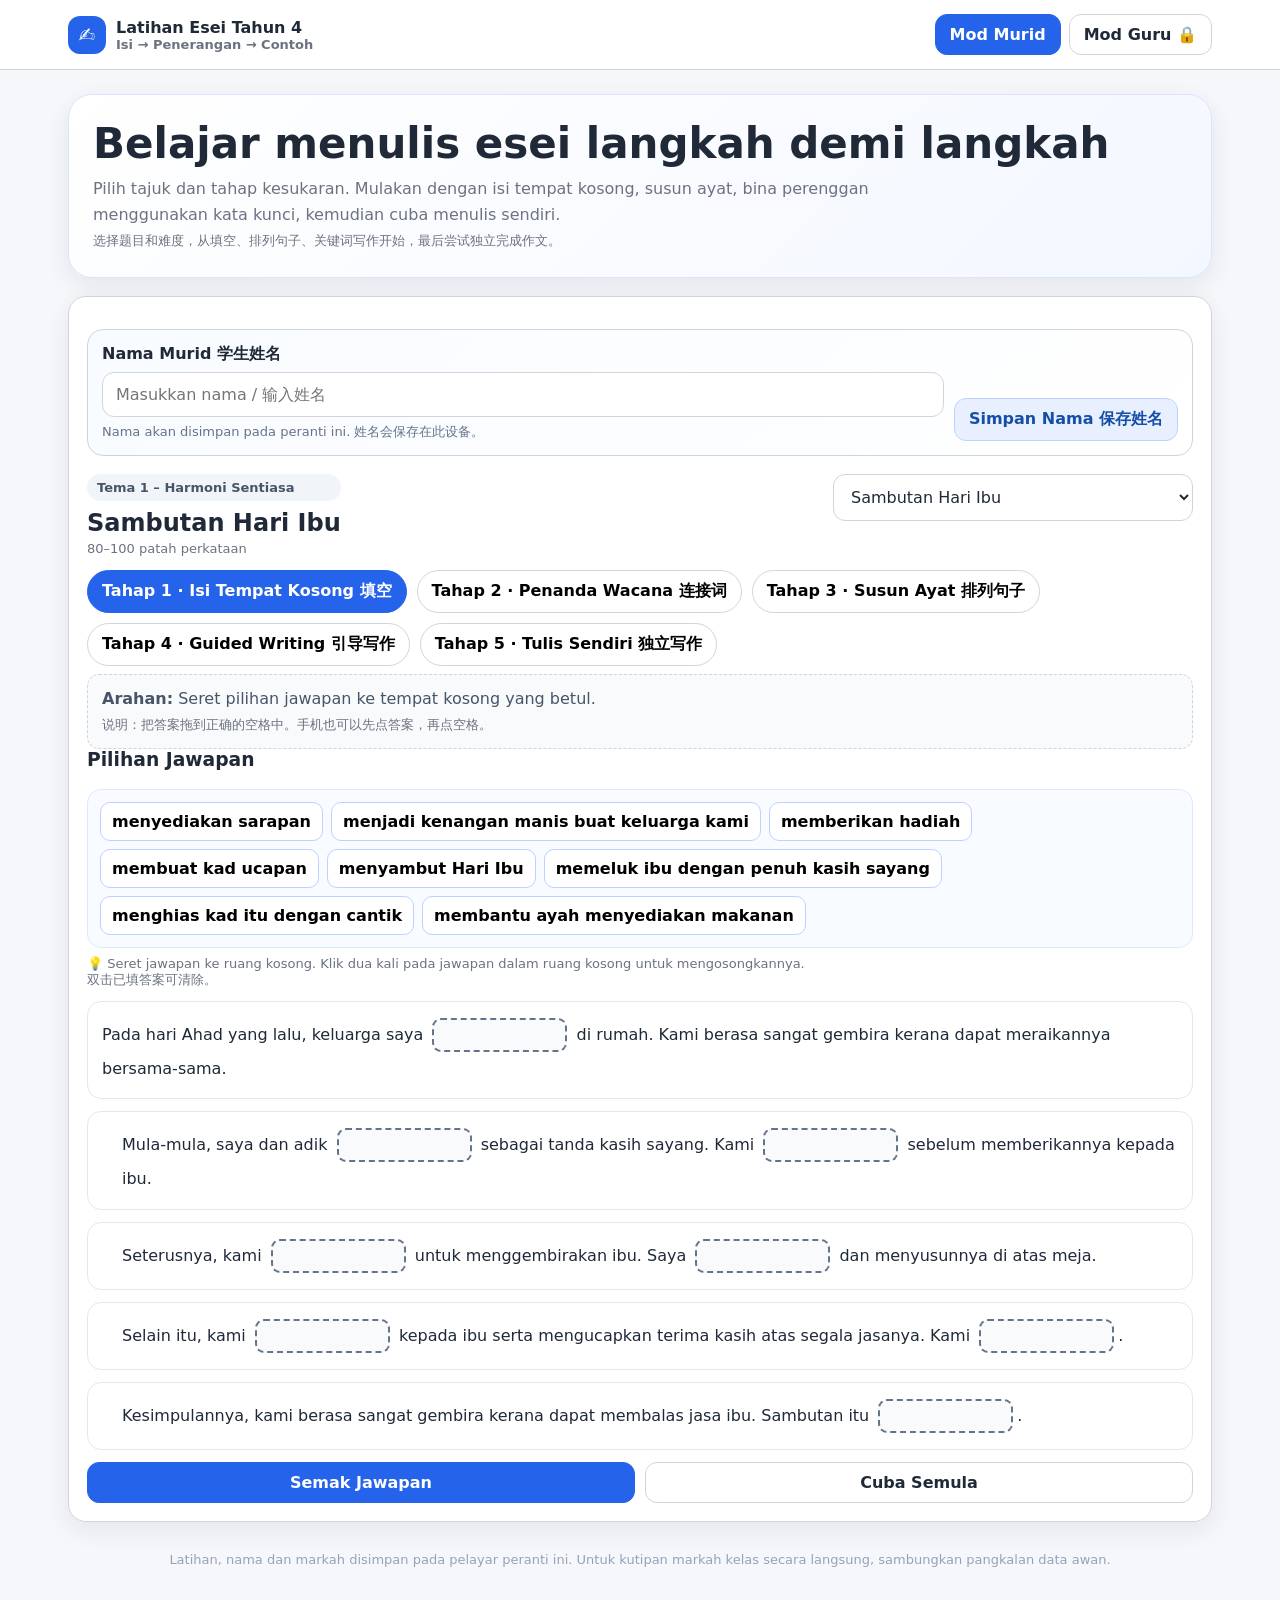
<file: index.html>
<!DOCTYPE html>
<html lang="ms">
<head>
<meta charset="UTF-8" />
<meta name="viewport" content="width=device-width, initial-scale=1.0" />
<title>Latihan Esei Tahun 4</title>
<style>
:root{--bg:#f6f7fb;--card:#fff;--ink:#1f2937;--muted:#6b7280;--line:#d1d5db;--accent:#2563eb;--accent-soft:#e8f0ff;--ok:#15803d;--bad:#b91c1c;--shadow:0 8px 26px rgba(17,24,39,.08);--radius:18px}
*{box-sizing:border-box} body{margin:0;font-family:Inter,ui-sans-serif,system-ui,-apple-system,BlinkMacSystemFont,"Segoe UI",Arial,sans-serif;background:var(--bg);color:var(--ink)}
button,input,textarea,select{font:inherit} button{cursor:pointer}
.topbar{position:sticky;top:0;z-index:20;background:rgba(255,255,255,.95);backdrop-filter:blur(10px);border-bottom:1px solid var(--line)}
.topbar-inner{max-width:1180px;margin:auto;padding:14px 18px;display:flex;align-items:center;gap:12px;justify-content:space-between}
.brand{display:flex;align-items:center;gap:10px;font-weight:800}.brand-badge{width:38px;height:38px;border-radius:12px;background:var(--accent);color:#fff;display:grid;place-items:center;font-size:20px}
.mode-switch{display:flex;gap:8px;flex-wrap:wrap}.btn{border:1px solid var(--line);background:#fff;color:var(--ink);padding:10px 14px;border-radius:12px;font-weight:700}.btn.primary{background:var(--accent);border-color:var(--accent);color:#fff}.btn.soft{background:var(--accent-soft);border-color:#bfd1ff;color:#174ea6}.btn.good{background:#ecfdf3;border-color:#bbf7d0;color:#166534}.btn.danger{background:#fff1f2;border-color:#fecdd3;color:#9f1239}
.container{max-width:1180px;margin:0 auto;padding:24px 18px 64px}.hero{background:linear-gradient(135deg,#fff,#f3f7ff);border:1px solid #dbe4ff;border-radius:24px;padding:24px;box-shadow:var(--shadow);margin-bottom:18px}.hero h1{margin:0 0 8px;font-size:clamp(28px,4vw,42px)}.hero p{margin:0;color:var(--muted);max-width:820px;line-height:1.6}
.grid{display:grid;grid-template-columns:repeat(12,1fr);gap:18px}.card{grid-column:span 12;background:var(--card);border:1px solid var(--line);border-radius:var(--radius);padding:18px;box-shadow:var(--shadow)}.card h2,.card h3{margin-top:0}
.teacher{display:none}body.teacher-mode .teacher{display:block}body.teacher-mode .student{display:none}
.label{display:block;font-weight:800;margin:10px 0 7px}input[type="text"],textarea,select{width:100%;border:1px solid var(--line);border-radius:12px;padding:12px 13px;background:#fff;color:var(--ink);outline:none}textarea{min-height:160px;resize:vertical;line-height:1.6}.row{display:flex;gap:10px;align-items:center;flex-wrap:wrap}.row>*{flex:1}.small{font-size:13px;color:var(--muted)}
  .zh-help{font-size:13px;color:#64748b;font-weight:600}.note{padding:12px 14px;border-radius:12px;background:#f9fafb;border:1px dashed #cbd5e1;color:#475569;line-height:1.55}
.tabs{display:flex;gap:10px;flex-wrap:wrap;margin:14px 0 8px}.tab{border:1px solid var(--line);background:#fff;padding:10px 14px;border-radius:999px;font-weight:800}.tab.active{background:var(--accent);border-color:var(--accent);color:#fff}.exercise-head{display:flex;justify-content:space-between;align-items:flex-start;gap:16px;flex-wrap:wrap}.pill{padding:6px 10px;border-radius:999px;background:#f1f5f9;color:#475569;font-size:13px;font-weight:800}
.paragraph{border:1px solid #e5e7eb;border-radius:14px;padding:14px;margin:12px 0;line-height:1.9;background:#fff}.paragraph.indent{padding-left:34px}
.blank{
  display:inline-flex;align-items:center;justify-content:center;vertical-align:middle;
  min-width:135px;min-height:34px;padding:3px 9px;margin:2px 4px;
  border:2px dashed #64748b;border-radius:9px;background:#f8fafc;
  text-align:center;color:#111827;font-weight:800;transition:.15s ease
}
.blank.drop-hover{border-color:#2563eb;background:#eaf2ff;transform:scale(1.02)}
.blank.filled{border-style:solid;border-color:#93c5fd;background:#eff6ff}
.answer-bank{display:flex;flex-wrap:wrap;gap:8px;padding:12px;border:1px solid #dbeafe;background:#f8fbff;border-radius:14px}
.answer-chip{
  padding:9px 11px;border:1px solid #bfd1ff;background:#fff;border-radius:10px;
  font-weight:700;cursor:grab;user-select:none;touch-action:manipulation;transition:.15s ease
}
.answer-chip:active{cursor:grabbing;transform:scale(.98)}
.answer-chip.dragging{opacity:.5}
.answer-chip.used{opacity:.38;background:#f1f5f9;border-style:dashed}
.answer-chip.selected{outline:3px solid #93c5fd;background:#eff6ff}

.sentence-list{display:grid;gap:10px}.sentence{border:1px solid var(--line);padding:12px 14px;border-radius:12px;background:#fff;display:flex;align-items:flex-start;gap:10px}.sentence.dragging{opacity:.45}.handle{user-select:none;color:#64748b;font-weight:900;padding-top:2px}.num{min-width:32px;height:32px;border-radius:10px;display:grid;place-items:center;background:#eef2ff;color:#3730a3;font-weight:900}
.keyword-box{padding:12px 14px;border-radius:12px;background:#f8fafc;border:1px dashed #cbd5e1;margin:10px 0}.keyword-box b{display:block;margin-bottom:6px}.writing-area{width:100%;min-height:260px;background:repeating-linear-gradient(to bottom,transparent 0,transparent 31px,#d1d5db 32px);line-height:32px;padding:0 10px;border:1px solid var(--line);border-radius:14px;resize:vertical}.status{margin-top:12px;padding:10px 12px;border-radius:12px;display:none;font-weight:800}.status.show{display:block}.status.ok{background:#ecfdf5;color:#166534;border:1px solid #bbf7d0}.status.bad{background:#fff1f2;color:#9f1239;border:1px solid #fecdd3}
.library{display:grid;grid-template-columns:repeat(auto-fit,minmax(250px,1fr));gap:12px}.essay-card{border:1px solid var(--line);border-radius:16px;padding:14px;background:#fff}.essay-card h3{margin:0 0 8px}.essay-card p{margin:0 0 12px;color:var(--muted);font-size:14px}.scorebox{display:grid;grid-template-columns:repeat(3,1fr);gap:10px;margin-top:12px}.scoreitem{background:#f8fafc;border:1px solid #e5e7eb;border-radius:12px;padding:10px;text-align:center}.scoreitem strong{font-size:20px;display:block}
.student-profile{
  margin:14px 0 18px;padding:14px;border:1px solid #cbd5e1;border-radius:16px;
  background:linear-gradient(135deg,#f8fbff,#fff)
}
.student-profile-grid{
  display:grid;grid-template-columns:minmax(180px,1fr) auto;gap:10px;align-items:end
}
.student-name-status{font-size:13px;color:#64748b;margin-top:6px}
.grade-panel{
  margin-top:14px;border:1px solid #cbd5e1;border-radius:16px;padding:14px;background:#fff
}
.grade-total{
  display:flex;align-items:center;gap:14px;flex-wrap:wrap;margin-bottom:12px
}
.grade-circle{
  width:86px;height:86px;border-radius:50%;display:grid;place-items:center;
  background:#eef4ff;border:8px solid #dbeafe;font-weight:900;font-size:24px;color:#174ea6
}
.grade-summary h3{margin:0 0 4px}
.rubric-grid{display:grid;grid-template-columns:repeat(auto-fit,minmax(160px,1fr));gap:9px}
.rubric-item{border:1px solid #e5e7eb;border-radius:12px;padding:10px;background:#f8fafc}
.rubric-item strong{display:block;font-size:18px;margin-bottom:3px}
.feedback-list{margin:12px 0 0;padding-left:20px;line-height:1.6}
.result-table-wrap{overflow:auto}
.result-table{width:100%;border-collapse:collapse;font-size:14px}
.result-table th,.result-table td{border-bottom:1px solid #e5e7eb;padding:9px 8px;text-align:left;white-space:nowrap}
.result-table th{background:#f8fafc}

.cloud-box{
  margin-top:16px;padding:14px;border:1px solid #cbd5e1;border-radius:16px;
  background:linear-gradient(135deg,#f8fbff,#ffffff)
}
.cloud-status{
  margin-top:8px;padding:9px 11px;border-radius:10px;background:#f8fafc;
  border:1px solid #e5e7eb;font-size:13px;color:#475569
}
.cloud-status.ok{background:#ecfdf5;border-color:#bbf7d0;color:#166534}
.cloud-status.bad{background:#fff1f2;border-color:#fecdd3;color:#9f1239}

.grade-btn{background:#0f766e!important;border-color:#0f766e!important;color:white!important}
@media(max-width:620px){
  .student-profile-grid{grid-template-columns:1fr}
}


.pin-modal{
  position:fixed;inset:0;z-index:1000;background:rgba(15,23,42,.55);
  display:none;align-items:center;justify-content:center;padding:18px
}
.pin-modal.show{display:flex}
.pin-card{
  width:min(420px,100%);background:#fff;border-radius:20px;padding:20px;
  box-shadow:0 24px 80px rgba(15,23,42,.28);border:1px solid #dbe3ef
}
.pin-card h3{margin:0 0 8px}
.pin-card p{margin:0 0 14px;color:#64748b;line-height:1.5}
.pin-row{display:flex;gap:9px;align-items:center}
.pin-input{
  flex:1;text-align:center;letter-spacing:.25em;font-size:20px;font-weight:800
}
.security-box{
  border:1px solid #cbd5e1;border-radius:16px;padding:14px;background:#fbfdff
}
.security-status{
  margin-top:8px;font-size:13px;color:#64748b
}

.footer-note{text-align:center;color:#94a3b8;font-size:13px;margin-top:30px}
  .image-upload-box{
    border:1px dashed #b7c5d8;border-radius:14px;padding:12px;background:#f8fbff;margin-top:8px
  }
  .image-upload-box input[type="file"]{width:100%}
  .image-preview{
    margin-top:12px;border:1px solid var(--line);border-radius:14px;padding:8px;background:#fff
  }
  .image-preview img{
    display:block;max-width:100%;max-height:280px;margin:auto;object-fit:contain;border-radius:10px
  }
  .essay-image-wrap{
    margin:14px 0 16px;border:1px solid var(--line);border-radius:16px;padding:10px;background:#fff;
    text-align:center
  }
  .essay-image-wrap img{
    display:block;width:auto;max-width:100%;max-height:440px;margin:auto;object-fit:contain;border-radius:10px
  }
  .thumb{
    width:100%;height:110px;object-fit:cover;border-radius:10px;border:1px solid #e5e7eb;margin-bottom:10px
  }

  .hidden{display:none!important}
@media(min-width:900px){.span-5{grid-column:span 5}.span-7{grid-column:span 7}.span-6{grid-column:span 6}}
</style>
</head>
<body>
<header class="topbar"><div class="topbar-inner"><div class="brand"><div class="brand-badge">✍️</div><div><div>Latihan Esei Tahun 4</div><div class="small">Isi → Penerangan → Contoh</div></div></div><div class="mode-switch"><button class="btn primary" id="studentModeBtn">Mod Murid</button><button class="btn" id="teacherModeBtn">Mod Guru 🔒</button></div></div></header>
<main class="container">
<section class="hero student"><h1>Belajar menulis esei langkah demi langkah</h1><p>Pilih tajuk dan tahap kesukaran. Mulakan dengan isi tempat kosong, susun ayat, bina perenggan menggunakan kata kunci, kemudian cuba menulis sendiri.<br><span class="small">选择题目和难度，从填空、排列句子、关键词写作开始，最后尝试独立完成作文。</span></p></section>
<section class="grid teacher">
<div class="card span-5"><h2>Bina latihan daripada esei</h2><label class="label">Tajuk esei</label><input type="text" id="essayTitle" placeholder="Contoh: Sambutan Hari Ibu"/><label class="label">Esei</label><textarea id="essayInput" placeholder="Gunakan **perkataan atau frasa tebal** untuk menentukan tempat kosong.\n\nPisahkan setiap perenggan dengan satu baris kosong."></textarea>
<label class="label">Grafik / Imej Esei</label>
<div class="image-upload-box">
  <input type="file" id="essayImageInput" accept="image/png,image/jpeg,image/webp,image/gif" />
  <div class="small" style="margin-top:6px">Muat naik satu grafik yang berkaitan dengan esei. 图片将显示在学生练习上方。</div>
  <div id="essayImagePreview" class="image-preview hidden">
    <img id="essayImagePreviewImg" alt="Pratonton grafik esei">
    <div class="row" style="margin-top:8px">
      <button type="button" class="btn danger" id="removeImageBtn">Buang Imej 删除图片</button>
    </div>
  </div>
</div>
<div class="note"><b>Cara bina soalan:</b><br>Letakkan <b>**</b> sebelum dan selepas perkataan/frasa yang mahu dikosongkan. Contoh: Kami <b>**membuat kad ucapan**</b> untuk ibu.</div><div class="row" style="margin-top:12px"><button class="btn primary" id="buildBtn">Hasilkan Latihan</button><button class="btn soft" id="demoBtn">Muat Demo</button></div></div>
<div class="card span-7"><h2>Tetapan latihan</h2><div class="row"><div><label class="label">Tema</label><input id="themeInput" type="text" placeholder="Contoh: Tema 1 – Harmoni Sentiasa"></div><div><label class="label">Panjang sasaran</label><select id="wordTarget"><option>80–100 patah perkataan</option><option>60–80 patah perkataan</option><option>100–120 patah perkataan</option></select></div></div><h3 style="margin-top:18px">Tahap automatik</h3><div class="note"><b>Tahap 1:</b> Isi tempat kosong berdasarkan frasa bertanda ** **.<br><b>Tahap 2:</b> Penanda wacana — pilih penanda yang sesuai untuk setiap perenggan.<br><b>Tahap 3:</b> Susun ayat secara seret dan lepas.<br><b>Tahap 4:</b> Guided writing menggunakan kata kunci setiap perenggan.<br><b>Tahap 5:</b> Tulis sendiri dengan kiraan perkataan, perenggan dan penanda wacana.</div><div class="row" style="margin-top:12px"><button class="btn good" id="saveEssayBtn">Simpan ke Peranti</button><button class="btn" id="exportBtn">Eksport JSON</button><label class="btn" style="text-align:center">Import JSON<input id="importInput" type="file" accept=".json" hidden></label></div></div>
</section>
<section class="card student">
<div class="student-profile">
  <div class="student-profile-grid">
    <div>
      <label class="label" style="margin-top:0">Nama Murid 学生姓名</label>
      <input id="studentNameInput" type="text" autocomplete="name" placeholder="Masukkan nama / 输入姓名">
      <div id="studentNameStatus" class="student-name-status">Nama akan disimpan pada peranti ini. 姓名会保存在此设备。</div>
    </div>
    <button class="btn soft" id="saveStudentNameBtn">Simpan Nama 保存姓名</button>
  </div>
</div>
<div class="exercise-head"><div><div class="pill" id="themePill">Tema</div><h2 id="studentTitle" style="margin:8px 0 4px">Pilih latihan</h2><div class="small" id="targetText">80–100 patah perkataan</div></div><select id="essaySelect" style="max-width:360px"></select></div><div class="tabs" id="levelTabs"><button class="tab active" data-level="1">Tahap 1 · Isi Tempat Kosong 填空</button><button class="tab" data-level="2">Tahap 2 · Penanda Wacana 连接词</button><button class="tab" data-level="3">Tahap 3 · Susun Ayat 排列句子</button><button class="tab" data-level="4">Tahap 4 · Guided Writing 引导写作</button><button class="tab" data-level="5">Tahap 5 · Tulis Sendiri 独立写作</button></div><div id="exerciseArea"></div></section>
<section class="card teacher">
  <h2>Senarai latihan tersimpan</h2>
  <div id="teacherLibrary" class="library"></div>
</section>
<section class="card teacher">
  <h2>Keselamatan Mod Guru 🔒</h2>
  <div class="security-box">
    <div class="note">
      PIN lalai: <b>1234</b>. Tukar PIN selepas kali pertama menggunakan laman.
      <br><span class="small">默认 PIN：1234。建议首次使用后立即更改。</span>
    </div>

    <div class="row" style="margin-top:12px">
      <div>
        <label class="label">PIN Baharu</label>
        <input id="newTeacherPinInput" type="password" inputmode="numeric" maxlength="12" placeholder="4–12 digit">
      </div>
      <div>
        <label class="label">Sahkan PIN</label>
        <input id="confirmTeacherPinInput" type="password" inputmode="numeric" maxlength="12" placeholder="Ulang PIN">
      </div>
    </div>

    <div class="row" style="margin-top:10px">
      <button class="btn primary" id="changeTeacherPinBtn">Tukar PIN</button>
      <button class="btn" id="resetTeacherPinBtn">Reset PIN ke 1234</button>
      <button class="btn danger" id="lockTeacherModeBtn">Kunci Mod Guru</button>
    </div>

    <div id="teacherSecurityStatus" class="security-status">
      Mod Guru akan terkunci secara automatik selepas 10 minit tanpa aktiviti.
    </div>
  </div>
</section>
<section class="card teacher">
  <h2>Google Sheets Live Sync</h2>
  <div class="note">
    Sambungkan laman ini kepada Google Apps Script Web App. Selepas disambungkan, markah Guided Writing dan Tulis Sendiri akan dihantar ke Google Sheets secara automatik.
    <br><span class="small">连接后，学生的姓名、作文、分数和时间会自动发送到 Google Sheets。</span>
  </div>
  <div class="cloud-box">
    <label class="label">Apps Script Web App URL</label>
    <input id="sheetEndpointInput" type="text" placeholder="https://script.google.com/macros/s/...../exec">
    <div class="row" style="margin-top:10px">
      <button class="btn primary" id="saveSheetEndpointBtn">Simpan Sambungan</button>
      <button class="btn" id="testSheetEndpointBtn">Hantar Rekod Ujian</button>
      <button class="btn danger" id="clearSheetEndpointBtn">Putus Sambungan</button>
    </div>
    <div id="sheetCloudStatus" class="cloud-status">Belum disambungkan.</div>
  </div>
</section>
<section class="card teacher">
  <div class="exercise-head">
    <div>
      <h2 style="margin-bottom:4px">Rekod Markah Murid</h2>
      <div class="small">Rekod pada peranti ini sahaja. 可查看此设备上的作答记录。</div>
    </div>
    <div class="row" style="flex:0 0 auto">
      <button class="btn" id="exportResultsBtn">Eksport CSV</button>
      <button class="btn danger" id="clearResultsBtn">Padam Rekod</button>
    </div>
  </div>
  <div id="resultsTable" class="result-table-wrap" style="margin-top:12px"></div>
</section>
<div class="footer-note">Latihan, nama dan markah disimpan pada pelayar peranti ini. Untuk kutipan markah kelas secara langsung, sambungkan pangkalan data awan.</div>
</main>
<div id="teacherPinModal" class="pin-modal" aria-hidden="true">
  <div class="pin-card">
    <h3>Mod Guru 🔒</h3>
    <p>Masukkan PIN guru untuk membuka tetapan dan rekod murid.<br><span class="small">请输入教师 PIN 进入教师模式。</span></p>
    <input id="teacherPinInput" class="pin-input" type="password" inputmode="numeric" maxlength="12" placeholder="••••">
    <div id="teacherPinMessage" class="security-status"></div>
    <div class="row" style="margin-top:14px">
      <button class="btn primary" id="submitTeacherPinBtn">Buka Mod Guru</button>
      <button class="btn" id="cancelTeacherPinBtn">Batal</button>
    </div>
  </div>

<script>
const STORAGE_KEY='esei_t4_library_v1';
const RESULT_KEY='esei_t4_results_v1';
const STUDENT_NAME_KEY='esei_t4_student_name_v1';
const SHEET_ENDPOINT_KEY='esei_t4_sheet_endpoint_v1';
const TEACHER_PIN_HASH_KEY='esei_t4_teacher_pin_hash_v1';
const DEFAULT_TEACHER_PIN='1234';
const TEACHER_IDLE_MS=10*60*1000;
let teacherUnlocked=false,teacherIdleTimer=null,teacherFailedAttempts=0,teacherLockUntil=0;
let library=[],currentLevel=1,currentId=null,pendingImageData='',results=[];
function uid(){return'e_'+Date.now().toString(36)+Math.random().toString(36).slice(2,7)}
function escapeHtml(str=''){return str.replace(/[&<>"']/g,c=>({'&':'&amp;','<':'&lt;','>':'&gt;','"':'&quot;',"'":'&#039;'}[c]))}




async function sha256Hex(value){
  const str=String(value);
  if(window.crypto && crypto.subtle && window.TextEncoder){
    const data=new TextEncoder().encode(str);
    const hash=await crypto.subtle.digest('SHA-256',data);
    return [...new Uint8Array(hash)].map(b=>b.toString(16).padStart(2,'0')).join('');
  }
  // Fallback for local/offline browser environments.
  let h=2166136261;
  for(let i=0;i<str.length;i++){
    h^=str.charCodeAt(i);
    h=Math.imul(h,16777619);
  }
  return 'fallback_'+(h>>>0).toString(16);
}
async function getTeacherPinHash(){
  let hash=localStorage.getItem(TEACHER_PIN_HASH_KEY);
  if(!hash){
    hash=await sha256Hex(DEFAULT_TEACHER_PIN);
    localStorage.setItem(TEACHER_PIN_HASH_KEY,hash);
  }
  return hash;
}
function showTeacherPinModal(){
  const now=Date.now();
  const modal=document.getElementById('teacherPinModal');
  const msg=document.getElementById('teacherPinMessage');
  const input=document.getElementById('teacherPinInput');
  if(now<teacherLockUntil){
    const sec=Math.ceil((teacherLockUntil-now)/1000);
    msg.textContent=`Terlalu banyak percubaan. Cuba lagi dalam ${sec} saat.`;
  }else{
    msg.textContent='Masukkan PIN guru.';
  }
  input.value='';
  modal.classList.add('show');
  modal.setAttribute('aria-hidden','false');
  setTimeout(()=>input.focus(),60);
}
function hideTeacherPinModal(){
  const modal=document.getElementById('teacherPinModal');
  modal.classList.remove('show');
  modal.setAttribute('aria-hidden','true');
}
function resetTeacherIdleTimer(){
  if(!teacherUnlocked)return;
  clearTimeout(teacherIdleTimer);
  teacherIdleTimer=setTimeout(()=>{
    lockTeacherMode('Mod Guru dikunci selepas 10 minit tanpa aktiviti.');
  },TEACHER_IDLE_MS);
}
function enterTeacherMode(){
  teacherUnlocked=true;
  document.body.classList.add('teacher-mode');
  document.getElementById('teacherModeBtn').classList.add('primary');
  document.getElementById('studentModeBtn').classList.remove('primary');
  hideTeacherPinModal();
  resetTeacherIdleTimer();
}
function lockTeacherMode(message='Mod Guru telah dikunci.'){
  teacherUnlocked=false;
  clearTimeout(teacherIdleTimer);
  document.body.classList.remove('teacher-mode');
  document.getElementById('studentModeBtn').classList.add('primary');
  document.getElementById('teacherModeBtn').classList.remove('primary');
  const st=document.getElementById('teacherSecurityStatus');
  if(st)st.textContent=message;
}
async function verifyTeacherPin(){
  const input=document.getElementById('teacherPinInput');
  const msg=document.getElementById('teacherPinMessage');
  const pin=input.value.trim();
  const now=Date.now();

  if(now<teacherLockUntil){
    const sec=Math.ceil((teacherLockUntil-now)/1000);
    msg.textContent=`Tunggu ${sec} saat sebelum cuba semula.`;
    return;
  }

  if(!/^\d{4,12}$/.test(pin)){
    msg.textContent='PIN mesti mengandungi 4 hingga 12 digit.';
    return;
  }

  const expected=await getTeacherPinHash();
  const actual=await sha256Hex(pin);

  if(actual===expected){
    teacherFailedAttempts=0;
    enterTeacherMode();
    return;
  }

  teacherFailedAttempts++;
  if(teacherFailedAttempts>=5){
    teacherLockUntil=Date.now()+30000;
    teacherFailedAttempts=0;
    msg.textContent='5 percubaan gagal. Mod Guru dikunci selama 30 saat.';
  }else{
    msg.textContent=`PIN salah. Percubaan ${teacherFailedAttempts}/5.`;
  }
}
async function changeTeacherPin(){
  const a=document.getElementById('newTeacherPinInput').value.trim();
  const b=document.getElementById('confirmTeacherPinInput').value.trim();
  const st=document.getElementById('teacherSecurityStatus');

  if(!/^\d{4,12}$/.test(a)){
    st.textContent='PIN baharu mesti mengandungi 4 hingga 12 digit.';
    return;
  }
  if(a!==b){
    st.textContent='PIN baharu dan pengesahan tidak sepadan.';
    return;
  }
  localStorage.setItem(TEACHER_PIN_HASH_KEY,await sha256Hex(a));
  document.getElementById('newTeacherPinInput').value='';
  document.getElementById('confirmTeacherPinInput').value='';
  st.textContent='PIN guru berjaya ditukar.';
}

function getSheetEndpoint(){
  return (localStorage.getItem(SHEET_ENDPOINT_KEY)||'').trim();
}
function setCloudStatus(message,type=''){
  const el=document.getElementById('sheetCloudStatus');
  if(!el)return;
  el.textContent=message;
  el.className='cloud-status'+(type?' '+type:'');
}
function cloudPayload(record,grade){
  return {
    timestamp:new Date().toISOString(),
    name:record.name||'',
    title:record.title||'',
    mode:record.mode||'',
    score:String(record.score??''),
    words:String(record.words??''),
    paragraphs:String(grade?.paras??''),
    links:String(grade?.links??''),
    band:grade?.band||'',
    essay:record.text||''
  };
}
async function sendToGoogleSheet(record,grade,{silent=false}={}){
  const endpoint=getSheetEndpoint();
  if(!endpoint){
    if(!silent)setCloudStatus('Belum disambungkan. Masukkan Apps Script Web App URL.','bad');
    return {ok:false,reason:'missing'};
  }

  const params=new URLSearchParams(cloudPayload(record,grade));
  try{
    // no-cors avoids Apps Script redirect/CORS issues on static GitHub Pages.
    await fetch(endpoint,{
      method:'POST',
      mode:'no-cors',
      headers:{'Content-Type':'application/x-www-form-urlencoded;charset=UTF-8'},
      body:params.toString(),
      keepalive:true
    });
    if(!silent)setCloudStatus('Rekod telah dihantar ke Google Sheets.','ok');
    return {ok:true};
  }catch(err){
    if(!silent)setCloudStatus('Gagal menghantar rekod. Semak URL Web App dan sambungan Internet.','bad');
    return {ok:false,reason:String(err)};
  }
}

function getStudentName(){
  return (document.getElementById('studentNameInput')?.value||localStorage.getItem(STUDENT_NAME_KEY)||'').trim();
}
function requireStudentName(){
  const name=getStudentName();
  if(name)return name;
  const input=document.getElementById('studentNameInput');
  if(input){input.focus();input.style.borderColor='#b91c1c';}
  alert('Sila masukkan nama murid terlebih dahulu. 请输入学生姓名。');
  return '';
}
function loadResults(){
  try{results=JSON.parse(localStorage.getItem(RESULT_KEY)||'[]');}
  catch{results=[];}
}
function persistResults(){
  localStorage.setItem(RESULT_KEY,JSON.stringify(results));
}
function parseTargetRange(target='80–100 patah perkataan'){
  const nums=(target.match(/\d+/g)||[]).map(Number);
  if(nums.length>=2)return [nums[0],nums[1]];
  if(nums.length===1)return [Math.max(0,nums[0]-10),nums[0]+10];
  return [80,100];
}
function normalizeText(s=''){
  return s.toLowerCase()
    .normalize('NFD').replace(/[\u0300-\u036f]/g,'')
    .replace(/[^\p{L}\p{N}\s]/gu,' ')
    .replace(/\s+/g,' ').trim();
}
function keyPhrasesFromModel(ex){
  const bold=[...ex.text.matchAll(/\*\*(.+?)\*\*/g)].map(m=>m[1].trim());
  if(bold.length)return bold;
  return paragraphsFromEssay(ex.text)
    .slice(1,-1)
    .flatMap(p=>keywordizeParagraph(p))
    .filter(x=>x.split(/\s+/).length>=2)
    .slice(0,8);
}
function phraseCoverage(ex,text){
  const phrases=keyPhrasesFromModel(ex);
  if(!phrases.length)return {score:20,hit:0,total:0};
  const low=normalizeText(text);
  let hit=0;
  phrases.forEach(p=>{
    const words=normalizeText(p).split(' ').filter(w=>w.length>2);
    const threshold=Math.max(1,Math.ceil(words.length*.55));
    const matched=words.filter(w=>low.includes(w)).length;
    if(matched>=threshold)hit++;
  });
  return {score:Math.round(20*hit/phrases.length),hit,total:phrases.length};
}
function languageBasicsScore(text){
  const trimmed=text.trim();
  if(!trimmed)return 0;
  const sentences=trimmed.split(/[.!?]+/).map(x=>x.trim()).filter(Boolean);
  let score=0;
  const firstChar=trimmed.match(/[A-Za-zÀ-ž]/)?.[0];
  if(firstChar && firstChar===firstChar.toUpperCase())score+=4;
  const ended=(/[.!?]\s*$/.test(trimmed));
  if(ended)score+=4;
  if(sentences.length>=6)score+=4;
  const caps=sentences.filter(s=>/^[A-ZÀ-Ž]/.test(s)).length;
  if(sentences.length && caps/sentences.length>=.7)score+=4;
  const punctuation=(trimmed.match(/[,.!?]/g)||[]).length;
  if(punctuation>=Math.max(5,Math.floor(sentences.length*.8)))score+=4;
  return Math.min(20,score);
}
function gradeEssay(ex,text,mode){
  const words=countWords(text);
  const paras=text.trim()?text.split(/\n\s*\n/).map(x=>x.trim()).filter(Boolean).length:0;
  const links=countLinks(text);
  const [minW,maxW]=parseTargetRange(ex.target);

  let lengthScore=20;
  if(words<minW){
    const ratio=words/Math.max(1,minW);
    lengthScore=Math.max(0,Math.round(20*ratio));
  }else if(words>maxW){
    const over=(words-maxW)/Math.max(1,maxW);
    lengthScore=Math.max(8,Math.round(20*(1-Math.min(.6,over))));
  }

  // Guided writing accepts 4 paragraphs; independent writing expects 5.
  const targetParas=mode==='guided'?4:5;
  const structureScore=Math.min(20,Math.round(20*Math.min(paras,targetParas)/targetParas));
  const linkTarget=mode==='guided'?3:4;
  const discourseScore=Math.min(20,Math.round(20*Math.min(links,linkTarget)/linkTarget));
  const content=phraseCoverage(ex,text);
  const languageScore=languageBasicsScore(text);

  const total=Math.round(lengthScore+structureScore+discourseScore+content.score+languageScore);
  const band=total>=85?'Cemerlang 优秀':total>=70?'Baik 良好':total>=55?'Memuaskan 尚可':'Perlu Bimbingan 需要辅导';

  const feedback=[];
  if(words<minW)feedback.push(`Tambah isi. Sasaran ${minW}–${maxW} patah perkataan.`);
  else if(words>maxW)feedback.push(`Ringkaskan sedikit. Sasaran ${minW}–${maxW} patah perkataan.`);
  else feedback.push('Panjang karangan menepati sasaran.');

  if(paras<targetParas)feedback.push(`Asingkan idea kepada sekurang-kurangnya ${targetParas} perenggan.`);
  else feedback.push('Pembahagian perenggan baik.');

  if(links<linkTarget)feedback.push('Gunakan lebih banyak penanda wacana yang sesuai.');
  else feedback.push('Penanda wacana digunakan dengan baik.');

  if(content.total && content.hit<Math.ceil(content.total*.6))
    feedback.push('Masukkan lebih banyak isi penting daripada grafik atau kata kunci.');
  else feedback.push('Isi utama dapat dikembangkan.');

  if(languageScore<12)feedback.push('Semak huruf besar dan tanda baca.');

  return {
    total,band,words,paras,links,
    rubric:{
      'Panjang karangan':lengthScore,
      'Struktur perenggan':structureScore,
      'Penanda wacana':discourseScore,
      'Isi penting':content.score,
      'Bahasa asas':languageScore
    },
    feedback
  };
}
function gradePanelHtml(g){
  return `<div class="grade-panel">
    <div class="grade-total">
      <div class="grade-circle">${g.total}<span style="font-size:13px">/100</span></div>
      <div class="grade-summary">
        <h3>${g.band}</h3>
        <div class="small">${g.words} patah perkataan · ${g.paras} perenggan · ${g.links} penanda wacana</div>
        <div class="small">这是自动结构评分，用于练习与即时反馈。</div>
      </div>
    </div>
    <div class="rubric-grid">
      ${Object.entries(g.rubric).map(([k,v])=>`<div class="rubric-item"><strong>${v}/20</strong>${k}</div>`).join('')}
    </div>
    <ul class="feedback-list">${g.feedback.map(f=>`<li>${escapeHtml(f)}</li>`).join('')}</ul>
  </div>`;
}
function saveWritingResult(ex,mode,text,grade){
  const name=requireStudentName();
  if(!name)return false;
  const record={
    id:'r_'+Date.now().toString(36),
    name,
    essayId:ex.id,
    title:ex.title,
    mode:mode==='guided'?'Guided Writing':'Tulis Sendiri',
    score:grade.total,
    words:grade.words,
    text,
    createdAt:new Date().toISOString()
  };
  results.unshift(record);
  if(results.length>300)results=results.slice(0,300);
  persistResults();
  renderResults();

  // Send a copy to Google Sheets when a Web App endpoint is configured.
  if(getSheetEndpoint()){
    sendToGoogleSheet(record,grade,{silent:true});
  }
  return true;
}
function renderResults(){
  const box=document.getElementById('resultsTable');
  if(!box)return;
  if(!results.length){
    box.innerHTML='<div class="note">Belum ada rekod markah.</div>';
    return;
  }
  box.innerHTML=`<table class="result-table">
    <thead><tr><th>Murid</th><th>Latihan</th><th>Mod</th><th>Markah</th><th>Perkataan</th><th>Masa</th></tr></thead>
    <tbody>${results.map(r=>`<tr>
      <td>${escapeHtml(r.name)}</td>
      <td>${escapeHtml(r.title)}</td>
      <td>${escapeHtml(r.mode)}</td>
      <td><b>${r.score}/100</b></td>
      <td>${r.words}</td>
      <td>${new Date(r.createdAt).toLocaleString('ms-MY')}</td>
    </tr>`).join('')}</tbody>
  </table>`;
}
function csvEscape(v){
  const s=String(v??'');
  return '"'+s.replace(/"/g,'""')+'"';
}

function essayImageHtml(ex){
  if(!ex||!ex.image)return'';
  return `<div class="essay-image-wrap"><img src="${ex.image}" alt="Grafik esei"></div>`;
}
function setImagePreview(data){
  pendingImageData=data||'';
  const wrap=document.getElementById('essayImagePreview');
  const img=document.getElementById('essayImagePreviewImg');
  if(!wrap||!img)return;
  if(pendingImageData){
    img.src=pendingImageData;
    wrap.classList.remove('hidden');
  }else{
    img.removeAttribute('src');
    wrap.classList.add('hidden');
  }
}
function resizeImageFile(file){
  return new Promise((resolve,reject)=>{
    const reader=new FileReader();
    reader.onload=()=>{
      const im=new Image();
      im.onload=()=>{
        const maxSide=1400;
        let w=im.width,h=im.height;
        if(Math.max(w,h)>maxSide){
          const s=maxSide/Math.max(w,h);
          w=Math.round(w*s); h=Math.round(h*s);
        }
        const canvas=document.createElement('canvas');
        canvas.width=w; canvas.height=h;
        const ctx=canvas.getContext('2d');
        ctx.fillStyle='#fff'; ctx.fillRect(0,0,w,h);
        ctx.drawImage(im,0,0,w,h);
        try{
          resolve(canvas.toDataURL('image/webp',0.88));
        }catch{
          resolve(canvas.toDataURL('image/jpeg',0.9));
        }
      };
      im.onerror=reject;
      im.src=reader.result;
    };
    reader.onerror=reject;
    reader.readAsDataURL(file);
  });
}

function parseBold(text){const answers=[];const html=escapeHtml(text).replace(/\*\*(.+?)\*\*/g,(_,a)=>{answers.push(a);return`<span class="blank" data-answer="${escapeHtml(a)}"></span>`});return{html,answers}}
function stripMarkdown(text){return text.replace(/\*\*(.+?)\*\*/g,'$1')}
function sentencesFromEssay(text){const plain=stripMarkdown(text).replace(/\n+/g,' ');return plain.match(/[^.!?]+[.!?]+|[^.!?]+$/g)?.map(s=>s.trim()).filter(Boolean)||[]}
function paragraphsFromEssay(text){return text.split(/\n\s*\n/).map(p=>p.trim()).filter(Boolean)}
const PENANDA_WACANA=['Pertama sekali','Mula-mula','Pertama','Antara aktivitinya ialah','Seterusnya','Kemudian','Selepas itu','Selain itu','Di samping itu','Akhir sekali','Akhirnya','Kesimpulannya'];
function getPenandaData(text){
  const pars=paragraphsFromEssay(text).map(stripMarkdown);
  const ordered=[...PENANDA_WACANA].sort((a,b)=>b.length-a.length);
  const escaped=ordered.map(x=>x.replace(/[.*+?^${}()|[\]\\]/g,'\\$&')).join('|');
  const re=new RegExp('^\\s*('+escaped+')(,)?\\s*','i');
  return pars.map((p,i)=>{
    const m=p.match(re);
    if(!m)return{paragraph:p,index:i,answer:null,comma:false,rest:p};
    return{paragraph:p,index:i,answer:m[1],comma:!!m[2],rest:p.slice(m[0].length)};
  });
}
function keywordizeParagraph(p){const clean=stripMarkdown(p);const bold=[...p.matchAll(/\*\*(.+?)\*\*/g)].map(m=>m[1]);if(bold.length)return bold;const parts=clean.split(/[,.!?;:]+/).map(x=>x.trim()).filter(Boolean);return parts.map(part=>{const w=part.split(/\s+/);return w.length<=7?part:w.slice(0,5).join(' ')}).slice(0,5)}
function loadLibrary(){try{library=JSON.parse(localStorage.getItem(STORAGE_KEY)||'[]')}catch{library=[]}if(!library.length){library=[{id:uid(),title:'Sambutan Hari Ibu',theme:'Tema 1 – Harmoni Sentiasa',target:'80–100 patah perkataan',text:`Pada hari Ahad yang lalu, keluarga saya **menyambut Hari Ibu** di rumah. Kami berasa sangat gembira kerana dapat meraikannya bersama-sama.\n\nMula-mula, saya dan adik **membuat kad ucapan** sebagai tanda kasih sayang. Kami **menghias kad itu dengan cantik** sebelum memberikannya kepada ibu.\n\nSeterusnya, kami **menyediakan sarapan** untuk menggembirakan ibu. Saya **membantu ayah menyediakan makanan** dan menyusunnya di atas meja.\n\nSelain itu, kami **memberikan hadiah** kepada ibu serta mengucapkan terima kasih atas segala jasanya. Kami **memeluk ibu dengan penuh kasih sayang**.\n\nKesimpulannya, kami berasa sangat gembira kerana dapat membalas jasa ibu. Sambutan itu **menjadi kenangan manis buat keluarga kami**.`}];persist()}currentId=library[0]?.id||null;
  loadResults();
  renderAll();
  const savedName=localStorage.getItem(STUDENT_NAME_KEY)||'';
  const nameInput=document.getElementById('studentNameInput');
  if(nameInput)nameInput.value=savedName;

  const endpointInput=document.getElementById('sheetEndpointInput');
  const endpoint=getSheetEndpoint();
  if(endpointInput)endpointInput.value=endpoint;
  if(endpoint)setCloudStatus('Google Sheets live sync telah dikonfigurasi.','ok');

  renderResults()
}
function persist(){localStorage.setItem(STORAGE_KEY,JSON.stringify(library))}
function currentEssay(){return library.find(x=>x.id===currentId)||library[0]}
function renderAll(){renderSelect();renderTeacherLibrary();renderExercise()}
function renderSelect(){const sel=document.getElementById('essaySelect');sel.innerHTML=library.map(x=>`<option value="${x.id}" ${x.id===currentId?'selected':''}>${escapeHtml(x.title)}</option>`).join('')}
function renderTeacherLibrary(){const box=document.getElementById('teacherLibrary');if(!library.length){box.innerHTML='<div class="note">Belum ada latihan.</div>';return}box.innerHTML=library.map(x=>`<div class="essay-card">${x.image?`<img class="thumb" src="${x.image}" alt="Grafik ${escapeHtml(x.title)}">`:''}<h3>${escapeHtml(x.title)}</h3><p>${escapeHtml(x.theme||'Tanpa tema')} · ${escapeHtml(x.target||'')}</p><div class="row"><button class="btn soft" onclick="editEssay('${x.id}')">Edit</button><button class="btn danger" onclick="removeEssay('${x.id}')">Padam</button></div></div>`).join('')}
function renderExercise(){const ex=currentEssay(),area=document.getElementById('exerciseArea');if(!ex){area.innerHTML='<div class="note">Tiada latihan.</div>';return}document.getElementById('studentTitle').textContent=ex.title;document.getElementById('themePill').textContent=ex.theme||'Latihan Esei';document.getElementById('targetText').textContent=ex.target||'';if(currentLevel===1)renderFillBlank(ex,area);if(currentLevel===2)renderPenandaWacana(ex,area);if(currentLevel===3)renderRearrange(ex,area);if(currentLevel===4)renderGuided(ex,area);if(currentLevel===5)renderIndependent(ex,area)}
function renderFillBlank(ex,area){
  const pars=paragraphsFromEssay(ex.text);
  let all=[];
  const ph=pars.map((p,i)=>{
    const r=parseBold(p);
    all.push(...r.answers);
    return `<div class="paragraph ${i>0?'indent':''}">${r.html}</div>`;
  }).join('');

  const shuffled=[...all].sort(()=>Math.random()-.5);

  area.innerHTML=`
    <div class="note">
      <b>Arahan:</b> Seret pilihan jawapan ke tempat kosong yang betul.
      <br><span class="small">说明：把答案拖到正确的空格中。手机也可以先点答案，再点空格。</span>
    </div>
    ${essayImageHtml(ex)}
    <h3>Pilihan Jawapan</h3>
    <div class="answer-bank">
      ${shuffled.map((a,i)=>`
        <button type="button" class="answer-chip" draggable="true"
          id="fillChip_${i}" data-word="${escapeHtml(a)}">${escapeHtml(a)}</button>
      `).join('')}
    </div>
    <div class="small" style="margin:8px 0 2px">
      💡 Seret jawapan ke ruang kosong. Klik dua kali pada jawapan dalam ruang kosong untuk mengosongkannya.
      <br>双击已填答案可清除。
    </div>
    <div style="margin-top:10px">${ph}</div>
    <div class="row">
      <button class="btn primary" id="checkFill">Semak Jawapan</button>
      <button class="btn" id="resetFill">Cuba Semula</button>
    </div>
    <div id="fillStatus" class="status"></div>
  `;

  const chips=[...area.querySelectorAll('.answer-chip')];
  const blanks=[...area.querySelectorAll('.blank')];
  let selectedChip=null;

  blanks.forEach((b,i)=>{
    b.id=`fillBlank_${i}`;
    b.title='Seret jawapan ke sini';
  });

  function clearBlank(blank){
    const oldChipId=blank.dataset.chipId;
    if(oldChipId){
      const oldChip=document.getElementById(oldChipId);
      if(oldChip) oldChip.classList.remove('used');
    }
    blank.textContent='';
    delete blank.dataset.filled;
    delete blank.dataset.chipId;
    blank.classList.remove('filled','drop-hover');
    blank.style.borderColor='';
  }

  function placeChip(chip,blank){
    if(!chip||!blank)return;

    // If this blank already has a different answer, return that chip to the bank.
    if(blank.dataset.chipId && blank.dataset.chipId!==chip.id){
      const oldChip=document.getElementById(blank.dataset.chipId);
      if(oldChip) oldChip.classList.remove('used');
    }

    // A single answer chip can only occupy one blank at a time.
    blanks.forEach(other=>{
      if(other!==blank && other.dataset.chipId===chip.id){
        other.textContent='';
        delete other.dataset.filled;
        delete other.dataset.chipId;
        other.classList.remove('filled','drop-hover');
        other.style.borderColor='';
      }
    });

    blank.textContent=chip.dataset.word;
    blank.dataset.filled=chip.dataset.word;
    blank.dataset.chipId=chip.id;
    blank.classList.add('filled');
    blank.classList.remove('drop-hover');
    blank.style.borderColor='';
    chip.classList.add('used');

    selectedChip=null;
    chips.forEach(x=>x.classList.remove('selected'));
  }

  chips.forEach(chip=>{
    chip.addEventListener('dragstart',e=>{
      selectedChip=chip;
      chip.classList.add('dragging');
      e.dataTransfer.effectAllowed='move';
      e.dataTransfer.setData('text/plain',chip.id);
    });
    chip.addEventListener('dragend',()=>{
      chip.classList.remove('dragging');
      blanks.forEach(b=>b.classList.remove('drop-hover'));
    });

    // Tap/click fallback for phones and tablets.
    chip.addEventListener('click',()=>{
      selectedChip=chip;
      chips.forEach(x=>x.classList.toggle('selected',x===chip));
    });
  });

  blanks.forEach(blank=>{
    blank.addEventListener('dragenter',e=>{
      e.preventDefault();
      blank.classList.add('drop-hover');
    });
    blank.addEventListener('dragover',e=>{
      e.preventDefault();
      e.dataTransfer.dropEffect='move';
      blank.classList.add('drop-hover');
    });
    blank.addEventListener('dragleave',()=>{
      blank.classList.remove('drop-hover');
    });
    blank.addEventListener('drop',e=>{
      e.preventDefault();
      blank.classList.remove('drop-hover');
      const chipId=e.dataTransfer.getData('text/plain');
      const chip=document.getElementById(chipId);
      placeChip(chip,blank);
    });

    // Tap a blank after tapping an answer chip.
    blank.addEventListener('click',()=>{
      if(selectedChip) placeChip(selectedChip,blank);
    });

    blank.addEventListener('dblclick',()=>{
      clearBlank(blank);
    });
  });

  document.getElementById('checkFill').onclick=()=>{
    let score=0;
    blanks.forEach(b=>{
      const ok=(b.dataset.filled||'')===b.dataset.answer;
      b.style.borderColor=ok?'#15803d':'#b91c1c';
      if(ok)score++;
    });
    const st=document.getElementById('fillStatus');
    st.className='status show '+(score===blanks.length?'ok':'bad');
    st.textContent=`Skor: ${score}/${blanks.length}`+
      (score===blanks.length?' — Syabas! Semua jawapan betul.':' — Cuba pindahkan jawapan yang masih salah.');
  };

  document.getElementById('resetFill').onclick=()=>renderExercise();
}
function renderPenandaWacana(ex,area){
  const data=getPenandaData(ex.text);
  const tasks=data.filter(x=>x.answer);

  if(!tasks.length){
    area.innerHTML=`
      <div class="note">
        <b>Belum ada penanda wacana yang dapat dikesan.</b><br>
        Gunakan penanda pada awal perenggan seperti <b>Mula-mula, Seterusnya, Selain itu</b> dan <b>Kesimpulannya</b> dalam esei guru.
        <br><span class="small">作文段落开头可使用：Mula-mula、Seterusnya、Selain itu、Kesimpulannya。</span>
      </div>`;
    return;
  }

  // Keep one draggable chip for every required answer.
  // This also supports essays that repeat the same discourse marker.
  const requiredChoices=tasks.map(x=>x.answer);

  // Add only a small number of distractors so the activity stays suitable for Year 4.
  const uniqueRequired=[...new Set(requiredChoices.map(x=>x.toLowerCase()))];
  const distractors=PENANDA_WACANA
    .filter(x=>!uniqueRequired.includes(x.toLowerCase()))
    .slice(0,Math.min(2,Math.max(1,6-requiredChoices.length)));

  const choices=[...requiredChoices,...distractors].sort(()=>Math.random()-.5);

  const html=data.map((x,i)=>{
    if(!x.answer)return `<div class="paragraph">${escapeHtml(x.paragraph)}</div>`;
    return `
      <div class="paragraph ${i>0?'indent':''}">
        <span class="blank pw-blank" data-answer="${escapeHtml(x.answer)}"></span>${x.comma?',':''}${x.rest?' '+escapeHtml(x.rest):''}
      </div>`;
  }).join('');

  area.innerHTML=`
    <div class="note">
      <b>Arahan:</b> Seret penanda wacana ke tempat kosong yang betul.
      <br><span class="small">说明：把合适的连接词拖到正确的空格中。手机也可以先点连接词，再点空格。</span>
    </div>
    ${essayImageHtml(ex)}
    <h3>Pilihan Penanda Wacana</h3>
    <div class="answer-bank">
      ${choices.map((a,i)=>`
        <button type="button" class="answer-chip pw-chip" draggable="true"
          id="pwChip_${i}" data-word="${escapeHtml(a)}">${escapeHtml(a)}</button>
      `).join('')}
    </div>
    <div class="small" style="margin:8px 0 2px">
      💡 Seret penanda wacana ke ruang kosong. Klik dua kali pada jawapan dalam ruang kosong untuk mengosongkannya.
      <br>双击已填答案可清除。
    </div>
    <div style="margin-top:10px">${html}</div>
    <div class="row">
      <button class="btn primary" id="checkPw">Semak Jawapan</button>
      <button class="btn" id="resetPw">Cuba Semula</button>
    </div>
    <div id="pwStatus" class="status"></div>`;

  const chips=[...area.querySelectorAll('.pw-chip')];
  const blanks=[...area.querySelectorAll('.pw-blank')];
  let selectedChip=null;

  blanks.forEach((b,i)=>{
    b.id=`pwBlank_${i}`;
    b.title='Seret penanda wacana ke sini';
  });

  function clearBlank(blank){
    const oldChipId=blank.dataset.chipId;
    if(oldChipId){
      const oldChip=document.getElementById(oldChipId);
      if(oldChip)oldChip.classList.remove('used');
    }
    blank.textContent='';
    delete blank.dataset.filled;
    delete blank.dataset.chipId;
    blank.classList.remove('filled','drop-hover');
    blank.style.borderColor='';
  }

  function placeChip(chip,blank){
    if(!chip||!blank)return;

    // Return an answer already occupying this blank to the answer bank.
    if(blank.dataset.chipId && blank.dataset.chipId!==chip.id){
      const oldChip=document.getElementById(blank.dataset.chipId);
      if(oldChip)oldChip.classList.remove('used');
    }

    // Each chip may occupy only one blank.
    blanks.forEach(other=>{
      if(other!==blank && other.dataset.chipId===chip.id){
        other.textContent='';
        delete other.dataset.filled;
        delete other.dataset.chipId;
        other.classList.remove('filled','drop-hover');
        other.style.borderColor='';
      }
    });

    blank.textContent=chip.dataset.word;
    blank.dataset.filled=chip.dataset.word;
    blank.dataset.chipId=chip.id;
    blank.classList.add('filled');
    blank.classList.remove('drop-hover');
    blank.style.borderColor='';
    chip.classList.add('used');

    selectedChip=null;
    chips.forEach(x=>x.classList.remove('selected'));
  }

  chips.forEach(chip=>{
    chip.addEventListener('dragstart',e=>{
      selectedChip=chip;
      chip.classList.add('dragging');
      e.dataTransfer.effectAllowed='move';
      e.dataTransfer.setData('text/plain',chip.id);
    });

    chip.addEventListener('dragend',()=>{
      chip.classList.remove('dragging');
      blanks.forEach(b=>b.classList.remove('drop-hover'));
    });

    // Mobile/tablet fallback: tap answer, then tap blank.
    chip.addEventListener('click',()=>{
      selectedChip=chip;
      chips.forEach(x=>x.classList.toggle('selected',x===chip));
    });
  });

  blanks.forEach(blank=>{
    blank.addEventListener('dragenter',e=>{
      e.preventDefault();
      blank.classList.add('drop-hover');
    });

    blank.addEventListener('dragover',e=>{
      e.preventDefault();
      e.dataTransfer.dropEffect='move';
      blank.classList.add('drop-hover');
    });

    blank.addEventListener('dragleave',()=>{
      blank.classList.remove('drop-hover');
    });

    blank.addEventListener('drop',e=>{
      e.preventDefault();
      blank.classList.remove('drop-hover');
      const chipId=e.dataTransfer.getData('text/plain');
      const chip=document.getElementById(chipId);
      placeChip(chip,blank);
    });

    blank.addEventListener('click',()=>{
      if(selectedChip)placeChip(selectedChip,blank);
    });

    blank.addEventListener('dblclick',()=>{
      clearBlank(blank);
    });
  });

  document.getElementById('checkPw').onclick=()=>{
    let score=0;

    blanks.forEach(b=>{
      const ok=(b.dataset.filled||'').trim().toLowerCase()===
               (b.dataset.answer||'').trim().toLowerCase();
      b.style.borderColor=ok?'#15803d':'#b91c1c';
      if(ok)score++;
    });

    const st=document.getElementById('pwStatus');
    st.className='status show '+(score===blanks.length?'ok':'bad');
    st.textContent=`Skor: ${score}/${blanks.length}`+
      (score===blanks.length
        ?' — Bagus! Semua penanda wacana tepat.'
        :' — Cuba pindahkan penanda wacana yang masih salah. Perhatikan urutan perenggan.');
  };

  document.getElementById('resetPw').onclick=()=>renderExercise();
}
function renderRearrange(ex,area){const sentences=sentencesFromEssay(ex.text),shuffled=[...sentences].sort(()=>Math.random()-.5);area.innerHTML=`<div class="note"><b>Arahan:</b> Seret ayat supaya menjadi karangan yang lengkap dan tersusun.<br><span class="small">说明：拖动句子，把它们排列成一篇完整并有条理的作文。</span></div>${essayImageHtml(ex)}<div class="sentence-list" id="sentenceList" style="margin-top:14px">${shuffled.map((s,i)=>`<div class="sentence" draggable="true" data-text="${escapeHtml(s)}"><span class="handle">⋮⋮</span><span class="num">${i+1}</span><span>${escapeHtml(s)}</span></div>`).join('')}</div><div class="row" style="margin-top:14px"><button class="btn primary" id="checkOrder">Semak Susunan</button><button class="btn" id="shuffleAgain">Kocok Semula</button></div><div id="orderStatus" class="status"></div>`;const list=document.getElementById('sentenceList');let dragEl=null;list.querySelectorAll('.sentence').forEach(el=>{el.addEventListener('dragstart',()=>{dragEl=el;el.classList.add('dragging')});el.addEventListener('dragend',()=>{el.classList.remove('dragging');dragEl=null;[...list.children].forEach((x,i)=>x.querySelector('.num').textContent=i+1)});el.addEventListener('dragover',e=>{e.preventDefault();const els=[...list.querySelectorAll('.sentence:not(.dragging)')];const after=els.reduce((closest,child)=>{const box=child.getBoundingClientRect(),offset=e.clientY-box.top-box.height/2;return offset<0&&offset>closest.offset?{offset,element:child}:closest},{offset:Number.NEGATIVE_INFINITY}).element;if(!after)list.appendChild(dragEl);else list.insertBefore(dragEl,after)})});document.getElementById('checkOrder').onclick=()=>{const now=[...list.children].map(x=>x.dataset.text);let good=0;now.forEach((s,i)=>{if(s===sentences[i])good++});const st=document.getElementById('orderStatus');st.className='status show '+(good===sentences.length?'ok':'bad');st.textContent=`Betul pada kedudukan: ${good}/${sentences.length}`+(good===sentences.length?' — Susunan tepat!':' — Perhatikan penanda wacana dan urutan peristiwa.')};document.getElementById('shuffleAgain').onclick=()=>renderExercise()}
function renderGuided(ex,area){
  const pars=paragraphsFromEssay(ex.text);
  area.innerHTML=`
    <div class="note">
      <b>Arahan:</b> Gunakan kata kunci untuk membina karangan lengkap. Tulis dalam bentuk perenggan.
      <br><span class="small">说明：根据关键词写出完整作文，并分段书写。完成后按“Semak & Beri Markah”。</span>
    </div>
    ${essayImageHtml(ex)}
    ${pars.map((p,i)=>{
      const label=i===0?'Pendahuluan':i===pars.length-1?'Penutup':`Isi ${i}`;
      const kws=keywordizeParagraph(p);
      return `<div class="keyword-box"><b>${label}</b>${kws.map(k=>`<span class="pill" style="margin:3px;display:inline-block">${escapeHtml(k)}</span>`).join('')}</div>`;
    }).join('')}
    <textarea class="writing-area" id="guidedText" placeholder="Tulis karangan di sini..."></textarea>
    <div class="scorebox">
      <div class="scoreitem"><strong id="guidedWords">0</strong><span>patah perkataan</span></div>
      <div class="scoreitem"><strong id="guidedParas">0</strong><span>perenggan</span></div>
      <div class="scoreitem"><strong id="guidedLinks">0</strong><span>penanda wacana</span></div>
    </div>
    <div class="row" style="margin-top:14px">
      <button class="btn grade-btn" id="gradeGuided">Semak & Beri Markah 评分</button>
      <button class="btn soft" id="showModel">Lihat Contoh Esei</button>
    </div>
    <div id="guidedGrade"></div>
    <div id="modelBox" class="note hidden" style="margin-top:12px;white-space:pre-line"></div>`;

  const ta=document.getElementById('guidedText');
  ta.oninput=()=>updateWritingStats(ta.value,'guided');

  document.getElementById('gradeGuided').onclick=()=>{
    const name=requireStudentName();
    if(!name)return;
    const value=ta.value.trim();
    if(!value){alert('Tulis karangan dahulu. 请先完成作文。');return;}
    const g=gradeEssay(ex,value,'guided');
    document.getElementById('guidedGrade').innerHTML=gradePanelHtml(g);
    saveWritingResult(ex,'guided',value,g);
  };

  document.getElementById('showModel').onclick=()=>{
    const mb=document.getElementById('modelBox');
    mb.textContent=stripMarkdown(ex.text);
    mb.classList.toggle('hidden');
  };
}
function renderIndependent(ex,area){
  area.innerHTML=`
    <div class="note">
      <b>Arahan:</b> Tulis karangan lengkap tanpa melihat contoh. Pastikan ada pendahuluan, tiga isi dan penutup.
      <br><span class="small">说明：独立完成作文。作文须有开头、三个内容段和结尾。完成后按“Semak & Beri Markah”。</span>
    </div>
    ${essayImageHtml(ex)}
    <textarea class="writing-area" id="independentText" placeholder="Mulakan karangan anda..."></textarea>
    <div class="scorebox">
      <div class="scoreitem"><strong id="independentWords">0</strong><span>patah perkataan</span></div>
      <div class="scoreitem"><strong id="independentParas">0</strong><span>perenggan</span></div>
      <div class="scoreitem"><strong id="independentLinks">0</strong><span>penanda wacana</span></div>
    </div>
    <div class="row" style="margin-top:14px">
      <button class="btn grade-btn" id="gradeIndependent">Semak & Beri Markah 评分</button>
      <button class="btn soft" id="revealModel">Banding dengan Contoh</button>
    </div>
    <div id="independentGrade"></div>
    <div id="modelBox2" class="note hidden" style="margin-top:12px;white-space:pre-line"></div>`;

  const ta=document.getElementById('independentText');
  ta.oninput=()=>updateWritingStats(ta.value,'independent');

  document.getElementById('gradeIndependent').onclick=()=>{
    const name=requireStudentName();
    if(!name)return;
    const value=ta.value.trim();
    if(!value){alert('Tulis karangan dahulu. 请先完成作文。');return;}
    const g=gradeEssay(ex,value,'independent');
    document.getElementById('independentGrade').innerHTML=gradePanelHtml(g);
    saveWritingResult(ex,'independent',value,g);
  };

  document.getElementById('revealModel').onclick=()=>{
    const mb=document.getElementById('modelBox2');
    mb.textContent=stripMarkdown(ex.text);
    mb.classList.toggle('hidden');
  };
}
function countWords(t){return(t.trim().match(/\S+/g)||[]).length}function countLinks(t){const links=['mula-mula','seterusnya','selain itu','kemudian','akhirnya','kesimpulannya','pertama','di samping itu'];const low=t.toLowerCase();return links.reduce((n,x)=>n+(low.includes(x)?1:0),0)}function updateWritingStats(text,prefix){document.getElementById(prefix+'Words').textContent=countWords(text);document.getElementById(prefix+'Paras').textContent=text.trim()?text.split(/\n\s*\n/).filter(Boolean).length:0;document.getElementById(prefix+'Links').textContent=countLinks(text)}
document.getElementById('studentModeBtn').onclick=()=>{lockTeacherMode('Mod Guru telah dikunci.')};
document.getElementById('teacherModeBtn').onclick=()=>{if(teacherUnlocked){enterTeacherMode()}else{showTeacherPinModal()}};
document.getElementById('levelTabs').onclick=e=>{if(!e.target.classList.contains('tab'))return;currentLevel=Number(e.target.dataset.level);document.querySelectorAll('.tab').forEach(t=>t.classList.toggle('active',t===e.target));renderExercise()};document.getElementById('essaySelect').onchange=e=>{currentId=e.target.value;renderExercise()};
document.getElementById('buildBtn').onclick=()=>{const title=essayTitle.value.trim(),text=essayInput.value.trim();if(!title||!text){alert('Masukkan tajuk dan esei.');return}const editingId=essayTitle.dataset.editingId||'';const obj={id:editingId||uid(),title,text,theme:themeInput.value.trim(),target:wordTarget.value,image:pendingImageData||''};if(editingId){const idx=library.findIndex(x=>x.id===editingId);if(idx>=0)library[idx]=obj;else library.unshift(obj)}else{library.unshift(obj)}currentId=obj.id;delete essayTitle.dataset.editingId;persist();renderAll();alert(editingId?'Latihan berjaya dikemas kini.':'Latihan berjaya dihasilkan.')};document.getElementById('saveEssayBtn').onclick=()=>{persist();alert('Disimpan pada peranti ini.')};

document.getElementById('essayImageInput').addEventListener('change',async e=>{
  const file=e.target.files&&e.target.files[0];
  if(!file)return;
  if(!file.type.startsWith('image/')){alert('Sila pilih fail imej.');e.target.value='';return;}
  if(file.size>12*1024*1024){alert('Imej terlalu besar. Sila pilih imej di bawah 12 MB.');e.target.value='';return;}
  try{
    const data=await resizeImageFile(file);
    setImagePreview(data);
  }catch{
    alert('Imej tidak dapat dibaca.');
  }
});
document.getElementById('removeImageBtn').onclick=()=>{
  document.getElementById('essayImageInput').value='';
  setImagePreview('');
};

document.getElementById('demoBtn').onclick=()=>{setImagePreview('');document.getElementById('essayImageInput').value='';delete essayTitle.dataset.editingId;essayTitle.value='Sambutan Hari Jadi Kakak';themeInput.value='Tema 1 – Harmoni Sentiasa';essayInput.value=`Pada hari Ahad yang lalu, keluarga saya **mengadakan sambutan hari jadi kakak** di rumah. Kami berasa gembira kerana dapat meraikannya bersama-sama.\n\nMula-mula, saya dan adik **menghias ruang tamu** agar suasana lebih ceria. Kami **menggantung belon, reben dan kad ucapan** pada dinding.\n\nSeterusnya, ibu **menyediakan makanan dan kek hari jadi** untuk dinikmati bersama-sama. Saya **membantu ibu menyusun makanan di atas meja**.\n\nSelain itu, ayah **memberikan hadiah kepada kakak** sebagai tanda kasih sayang. Kami **menyanyikan lagu hari jadi** sebelum kakak meniup lilin dan memotong kek.\n\nKesimpulannya, kami berasa sangat gembira dapat meraikan hari istimewa kakak bersama-sama. Sambutan itu **menjadi kenangan manis buat keluarga kami**.`};
window.removeEssay=id=>{if(!confirm('Padam latihan ini?'))return;library=library.filter(x=>x.id!==id);if(essayTitle.dataset.editingId===id){delete essayTitle.dataset.editingId;setImagePreview('')}currentId=library[0]?.id||null;persist();renderAll()};window.editEssay=id=>{const x=library.find(y=>y.id===id);if(!x)return;essayTitle.value=x.title;essayTitle.dataset.editingId=id;essayInput.value=x.text;themeInput.value=x.theme||'';wordTarget.value=x.target||'80–100 patah perkataan';document.getElementById('essayImageInput').value='';setImagePreview(x.image||'');window.scrollTo({top:0,behavior:'smooth'})};
document.getElementById('exportBtn').onclick=()=>{const blob=new Blob([JSON.stringify(library,null,2)],{type:'application/json'}),a=document.createElement('a');a.href=URL.createObjectURL(blob);a.download='latihan-esei-tahun4.json';a.click();URL.revokeObjectURL(a.href)};document.getElementById('importInput').onchange=async e=>{const f=e.target.files[0];if(!f)return;try{const data=JSON.parse(await f.text());if(!Array.isArray(data))throw new Error();library=data;currentId=library[0]?.id||null;persist();renderAll();alert('Import berjaya.')}catch{alert('Fail JSON tidak sah.')}};

document.getElementById('saveStudentNameBtn').onclick=()=>{
  const input=document.getElementById('studentNameInput');
  const name=input.value.trim();
  if(!name){alert('Sila masukkan nama. 请输入姓名。');input.focus();return;}
  localStorage.setItem(STUDENT_NAME_KEY,name);
  input.style.borderColor='';
  document.getElementById('studentNameStatus').textContent=`Disimpan sebagai: ${name}`;
};
document.getElementById('studentNameInput').addEventListener('change',e=>{
  const name=e.target.value.trim();
  if(name)localStorage.setItem(STUDENT_NAME_KEY,name);
});

document.getElementById('exportResultsBtn').onclick=()=>{
  if(!results.length){alert('Belum ada rekod markah.');return;}
  const rows=[
    ['Nama','Tajuk','Mod','Markah','Patah Perkataan','Tarikh/Masa','Karangan'],
    ...results.map(r=>[
      r.name,r.title,r.mode,r.score,r.words,
      new Date(r.createdAt).toLocaleString('ms-MY'),r.text
    ])
  ];
  const csv='\ufeff'+rows.map(row=>row.map(csvEscape).join(',')).join('\n');
  const blob=new Blob([csv],{type:'text/csv;charset=utf-8'});
  const a=document.createElement('a');
  a.href=URL.createObjectURL(blob);
  a.download='rekod-markah-esei.csv';
  a.click();
  URL.revokeObjectURL(a.href);
};

document.getElementById('clearResultsBtn').onclick=()=>{
  if(!results.length)return;
  if(!confirm('Padam semua rekod markah pada peranti ini?'))return;
  results=[];
  persistResults();
  renderResults();
};


document.getElementById('saveSheetEndpointBtn').onclick=()=>{
  const input=document.getElementById('sheetEndpointInput');
  const url=input.value.trim();
  if(!/^https:\/\/script\.google\.com\/macros\/s\/.+\/exec(?:\?.*)?$/.test(url)){
    setCloudStatus('URL tidak sah. Gunakan URL Web App yang berakhir dengan /exec.','bad');
    input.focus();
    return;
  }
  localStorage.setItem(SHEET_ENDPOINT_KEY,url);
  setCloudStatus('Sambungan disimpan. Rekod baharu akan dihantar ke Google Sheets.','ok');
};

document.getElementById('clearSheetEndpointBtn').onclick=()=>{
  localStorage.removeItem(SHEET_ENDPOINT_KEY);
  document.getElementById('sheetEndpointInput').value='';
  setCloudStatus('Sambungan Google Sheets telah diputuskan.');
};

document.getElementById('testSheetEndpointBtn').onclick=async()=>{
  const url=document.getElementById('sheetEndpointInput').value.trim();
  if(url)localStorage.setItem(SHEET_ENDPOINT_KEY,url);
  if(!getSheetEndpoint()){
    setCloudStatus('Masukkan dan simpan Web App URL dahulu.','bad');
    return;
  }
  setCloudStatus('Menghantar rekod ujian...');
  const record={
    name:'TEST CONNECTION',
    title:'Ujian Sambungan',
    mode:'System Test',
    score:100,
    words:0,
    text:'Rekod ini mengesahkan sambungan laman latihan esei dengan Google Sheets.'
  };
  await sendToGoogleSheet(record,{paras:0,links:0,band:'TEST'});
};


document.getElementById('submitTeacherPinBtn').onclick=verifyTeacherPin;
document.getElementById('cancelTeacherPinBtn').onclick=hideTeacherPinModal;
document.getElementById('teacherPinInput').addEventListener('keydown',e=>{
  if(e.key==='Enter')verifyTeacherPin();
  if(e.key==='Escape')hideTeacherPinModal();
});
document.getElementById('teacherPinModal').addEventListener('click',e=>{
  if(e.target.id==='teacherPinModal')hideTeacherPinModal();
});
document.getElementById('changeTeacherPinBtn').onclick=changeTeacherPin;
document.getElementById('resetTeacherPinBtn').onclick=async()=>{
  if(!confirm('Reset PIN guru kepada 1234?'))return;
  localStorage.setItem(TEACHER_PIN_HASH_KEY,await sha256Hex(DEFAULT_TEACHER_PIN));
  document.getElementById('teacherSecurityStatus').textContent='PIN guru telah direset kepada 1234.';
};
document.getElementById('lockTeacherModeBtn').onclick=()=>lockTeacherMode('Mod Guru telah dikunci secara manual.');

['click','keydown','touchstart','mousemove'].forEach(evt=>{
  document.addEventListener(evt,()=>{
    if(teacherUnlocked)resetTeacherIdleTimer();
  },{passive:true});
});

lockTeacherMode('Mod Guru dikunci.');
loadLibrary();
</script>

</div>

</body></html>
</file>
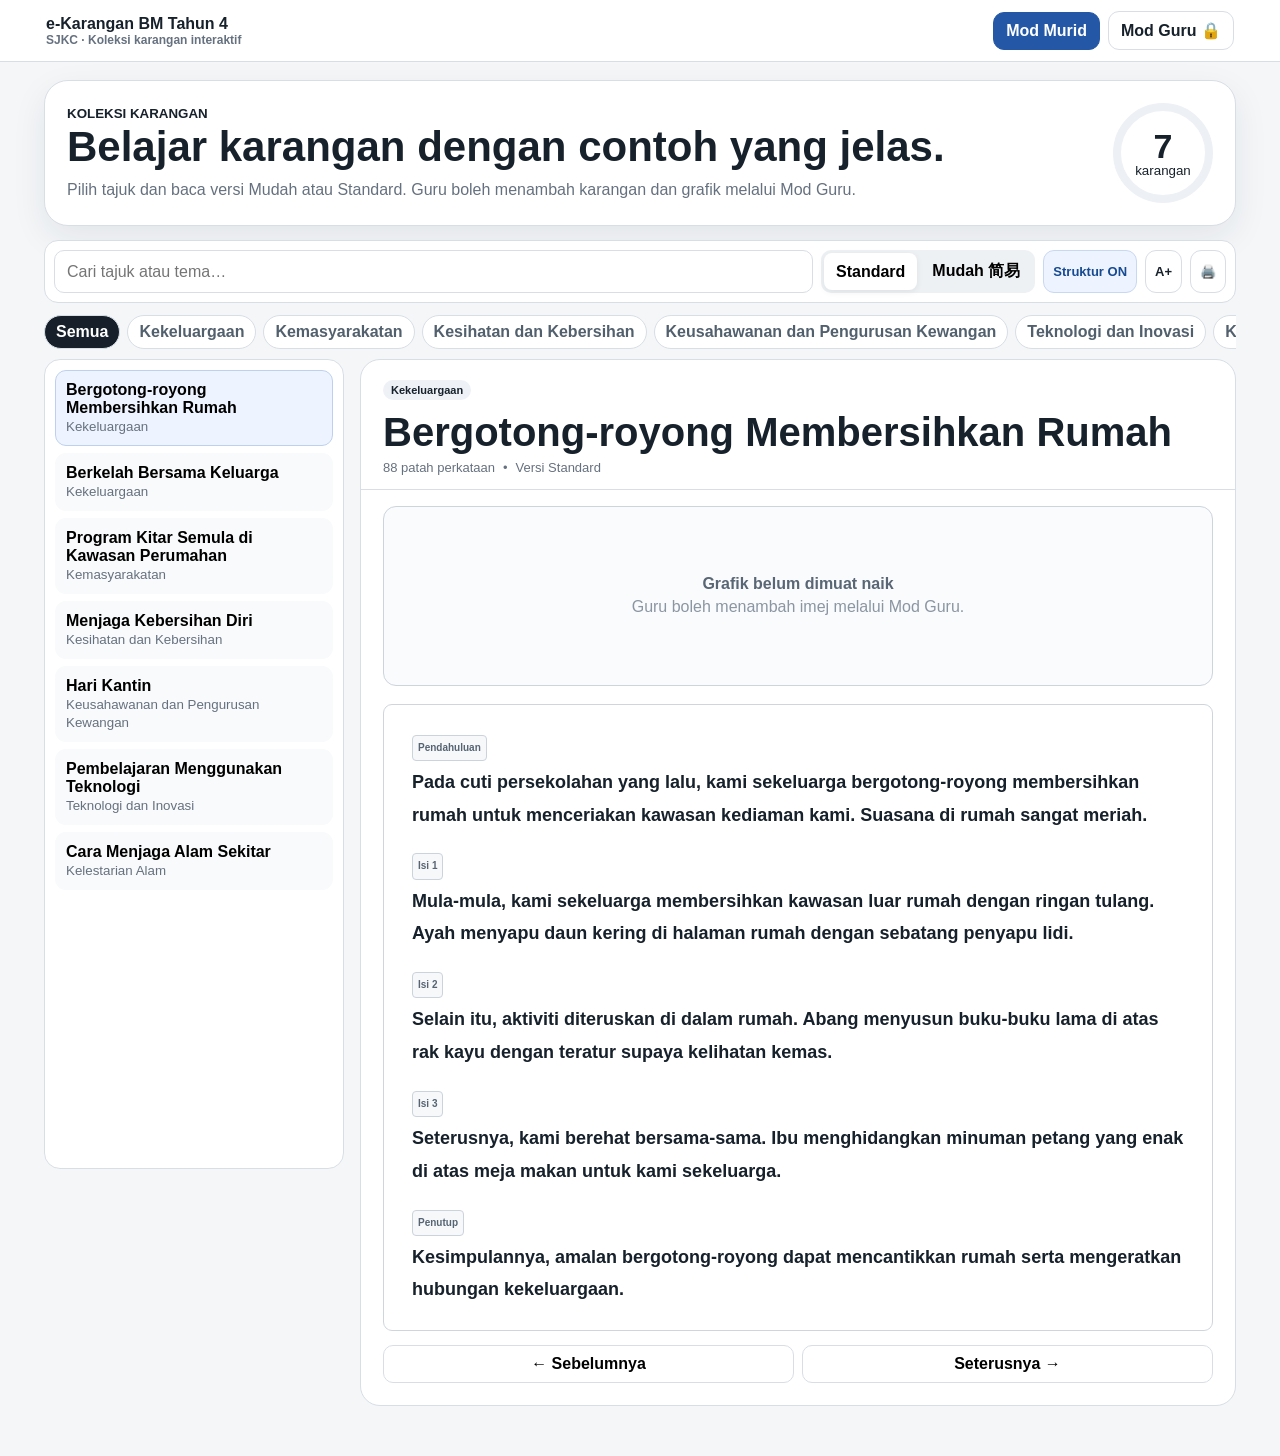
<file: ebook/index.html>
<!doctype html>
<html lang="ms">
<head>
<meta charset="utf-8">
<meta name="viewport" content="width=device-width,initial-scale=1">
<title>e-Karangan BM Tahun 4 SJKC</title>
<link rel="stylesheet" href="app.css">
<link rel="stylesheet" href="print-fix.css">
</head>
<body>
<header><div class="head"><div class="brand">e-Karangan BM Tahun 4<small>SJKC · Koleksi karangan interaktif</small></div><div class="head-actions"><button id="studentModeBtn" class="btn primary">Mod Murid</button><button id="teacherModeBtn" class="btn">Mod Guru 🔒</button></div></div></header>
<main>
<section id="studentView">
  <section class="hero"><div><small><b>KOLEKSI KARANGAN</b></small><h1>Belajar karangan dengan contoh yang jelas.</h1><p>Pilih tajuk dan baca versi Mudah atau Standard. Guru boleh menambah karangan dan grafik melalui Mod Guru.</p></div><div class="count"><b id="essayCount">0</b><small>karangan</small></div></section>
  <div class="toolbar"><input id="searchInput" placeholder="Cari tajuk atau tema…"><div class="seg"><button id="standardBtn" class="on">Standard</button><button id="easyBtn">Mudah 简易</button></div><button id="structureBtn" class="btn soft small">Struktur ON</button><button id="fontBtn" class="btn small">A+</button><button id="printBtn" class="btn small">🖨️</button></div>
  <div id="themeBar" class="themes"></div>
  <div class="student-grid"><aside id="essayList" class="essay-list"></aside><article><div class="cover"><span id="essayTheme" class="badge"></span><h2 id="essayTitle"></h2><div class="meta"><span id="wordCount"></span><span>•</span><span id="versionInfo"></span></div></div><div id="imageWrap" class="image-wrap"></div><section id="essayPaper" class="paper"></section><div class="nav"><button id="prevBtn">← Sebelumnya</button><button id="nextBtn">Seterusnya →</button></div></article></div>
</section>

<section id="teacherView" class="hidden">
  <div class="teacher-shell">
    <aside class="teacher-side"><div class="teacher-top"><button id="newEssayBtn" class="btn primary small">＋ Karangan Baharu</button><button id="exportBtn" class="btn small">Export</button><label class="btn small" style="cursor:pointer">Import<input id="importInput" type="file" accept="application/json" hidden></label></div><div class="teacher-note">Apabila cloud aktif, simpan/edit/padam akan diselaraskan melalui Google Sheets dan gambar dimuat naik ke Google Drive.</div><div id="teacherList" class="teacher-list"></div></aside>
    <section class="teacher-editor"><h2>Editor Karangan</h2><div class="teacher-note">Isi sekurang-kurangnya satu versi. Jika versi Mudah atau Standard kosong, sistem akan menjana draf automatik untuk versi yang hilang. Guru masih boleh menyunting draf sebelum menyimpan.</div>
      <div class="form-grid">
        <div class="field"><label>Tajuk</label><input id="fTitle" placeholder="Contoh: Hari Kantin"></div>
        <div class="field"><label>Tema</label><input id="fTheme" placeholder="Contoh: Keusahawanan dan Pengurusan Kewangan"></div>
        <div class="field full"><label>Grafik / Imej</label><div class="image-upload"><input id="fImage" type="file" accept="image/*"><div class="teacher-note">JPG/PNG/WebP disyorkan. Imej besar akan dikecilkan secara automatik sebelum dimuat naik ke Drive.</div><div id="imagePreview" class="image-preview"><span style="color:#8b96a3">Tiada imej dipilih</span></div><button id="removeImageBtn" type="button" class="btn danger small" style="margin-top:8px">Buang Imej</button></div></div>
        <div class="field"><label>Versi Mudah</label><textarea id="fEasy" placeholder="Ayat pendek dan mudah untuk murid lemah. Pisahkan perenggan dengan satu baris kosong."></textarea><div id="easyAuto" class="auto-box hidden">Versi Mudah ini dijana secara automatik. Semak dan ubah jika perlu.</div></div>
        <div class="field"><label>Versi Standard</label><textarea id="fStandard" placeholder="Karangan standard sekitar 80–100 patah perkataan. Pisahkan perenggan dengan satu baris kosong."></textarea><div id="standardAuto" class="auto-box hidden">Versi Standard ini dijana secara automatik. Semak dan ubah jika perlu.</div></div>
      </div>
      <div class="editor-actions"><button id="generateMissingBtn" class="btn soft">Jana Versi Yang Hilang</button><button id="previewStudentBtn" class="btn">Pratonton Murid</button><button id="saveEssayBtn" class="btn primary">Simpan Karangan</button><button id="deleteEssayBtn" class="btn danger">Padam</button></div>
      <div id="editorStatus" class="status"></div>
    </section>
  </div>
</section>
</main>

<div id="pinModal" class="modal"><div class="modal-card"><h3>Mod Guru</h3><p>Masukkan PIN guru.</p><input id="pinInput" type="password" inputmode="numeric" maxlength="8" placeholder="••••"><div class="modal-actions"><button id="pinCancel" class="btn">Batal</button><button id="pinOk" class="btn primary">Masuk</button></div><div id="pinStatus" class="status bad"></div></div></div>
<div id="toast" class="toast"></div>
<script src="data.js"></script>
<script src="app.js"></script>
<script src="config.js"></script>
<script src="cloud.js"></script>
</body>
</html>
</file>
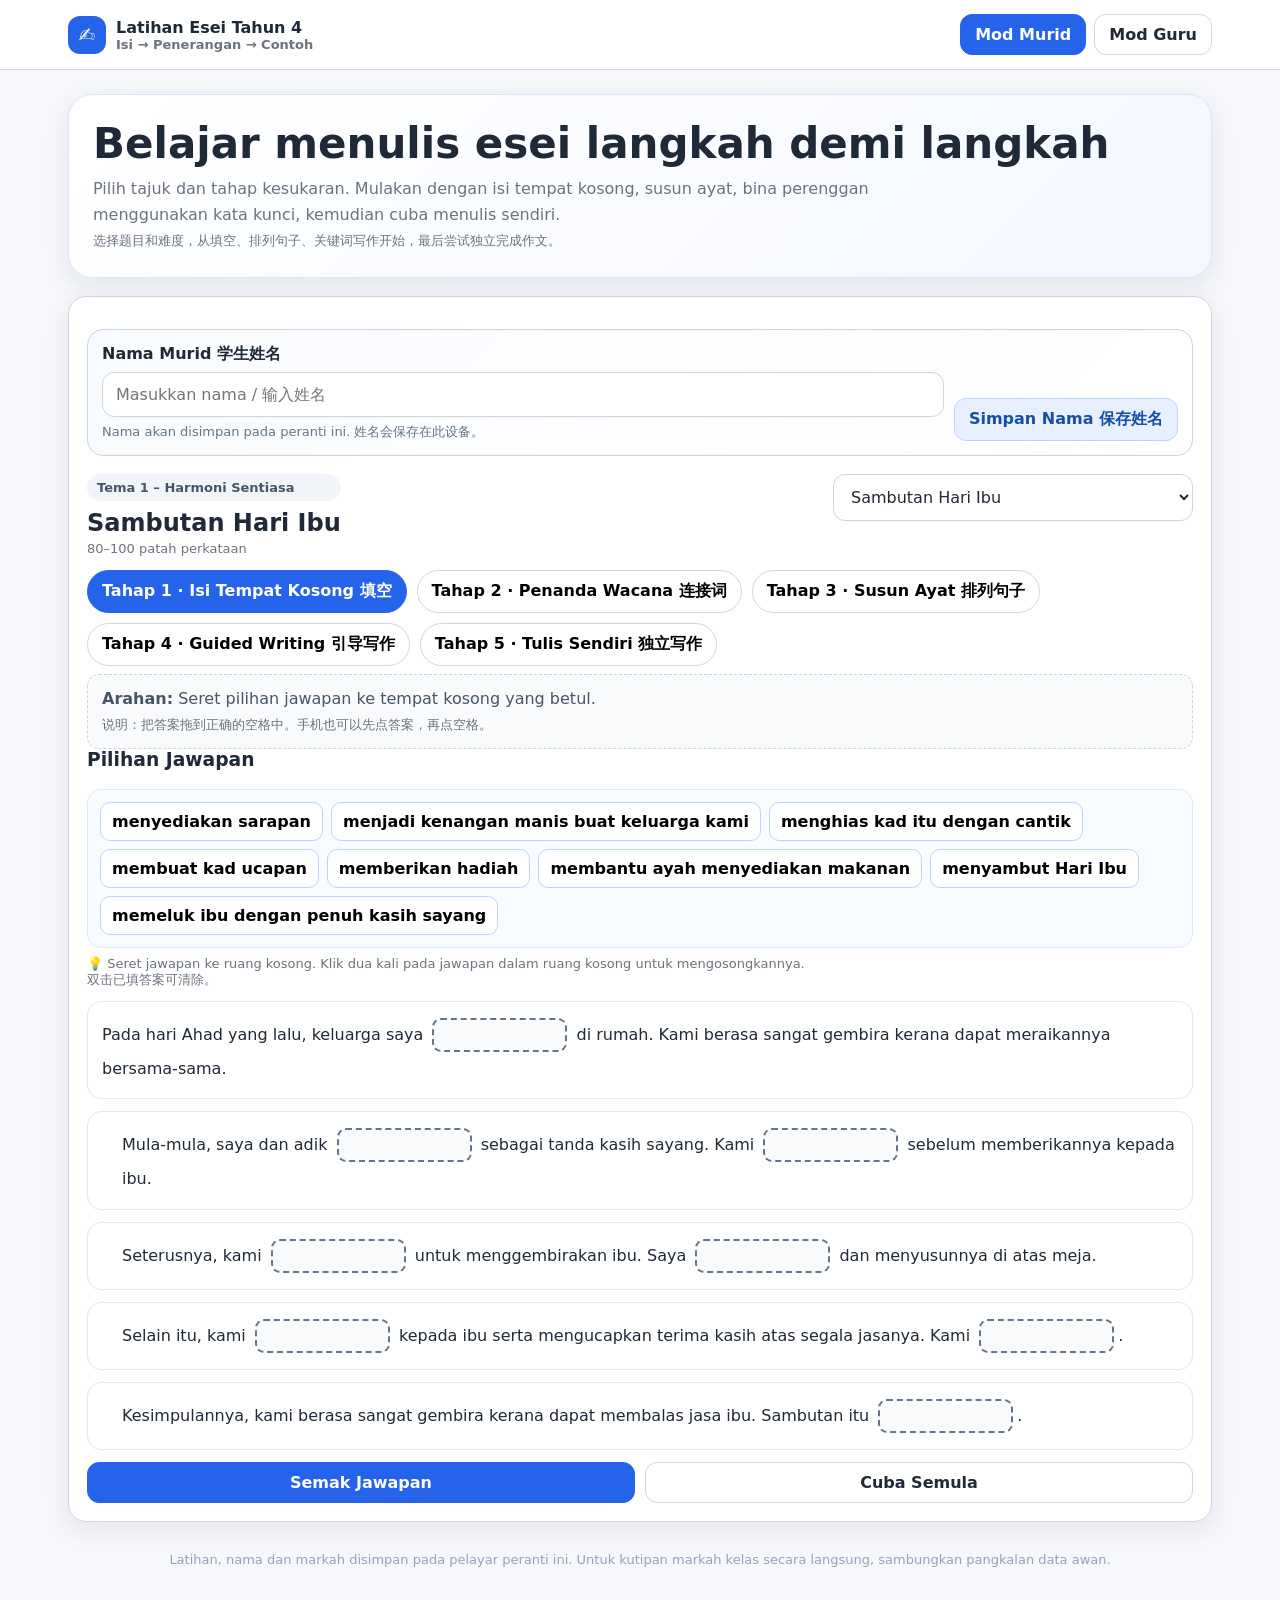
<file: latihan_esei_tahun4_interaktif_v7_name_grading.html>
<!DOCTYPE html>
<html lang="ms">
<head>
<meta charset="UTF-8" />
<meta name="viewport" content="width=device-width, initial-scale=1.0" />
<title>Latihan Esei Tahun 4</title>
<style>
:root{--bg:#f6f7fb;--card:#fff;--ink:#1f2937;--muted:#6b7280;--line:#d1d5db;--accent:#2563eb;--accent-soft:#e8f0ff;--ok:#15803d;--bad:#b91c1c;--shadow:0 8px 26px rgba(17,24,39,.08);--radius:18px}
*{box-sizing:border-box} body{margin:0;font-family:Inter,ui-sans-serif,system-ui,-apple-system,BlinkMacSystemFont,"Segoe UI",Arial,sans-serif;background:var(--bg);color:var(--ink)}
button,input,textarea,select{font:inherit} button{cursor:pointer}
.topbar{position:sticky;top:0;z-index:20;background:rgba(255,255,255,.95);backdrop-filter:blur(10px);border-bottom:1px solid var(--line)}
.topbar-inner{max-width:1180px;margin:auto;padding:14px 18px;display:flex;align-items:center;gap:12px;justify-content:space-between}
.brand{display:flex;align-items:center;gap:10px;font-weight:800}.brand-badge{width:38px;height:38px;border-radius:12px;background:var(--accent);color:#fff;display:grid;place-items:center;font-size:20px}
.mode-switch{display:flex;gap:8px;flex-wrap:wrap}.btn{border:1px solid var(--line);background:#fff;color:var(--ink);padding:10px 14px;border-radius:12px;font-weight:700}.btn.primary{background:var(--accent);border-color:var(--accent);color:#fff}.btn.soft{background:var(--accent-soft);border-color:#bfd1ff;color:#174ea6}.btn.good{background:#ecfdf3;border-color:#bbf7d0;color:#166534}.btn.danger{background:#fff1f2;border-color:#fecdd3;color:#9f1239}
.container{max-width:1180px;margin:0 auto;padding:24px 18px 64px}.hero{background:linear-gradient(135deg,#fff,#f3f7ff);border:1px solid #dbe4ff;border-radius:24px;padding:24px;box-shadow:var(--shadow);margin-bottom:18px}.hero h1{margin:0 0 8px;font-size:clamp(28px,4vw,42px)}.hero p{margin:0;color:var(--muted);max-width:820px;line-height:1.6}
.grid{display:grid;grid-template-columns:repeat(12,1fr);gap:18px}.card{grid-column:span 12;background:var(--card);border:1px solid var(--line);border-radius:var(--radius);padding:18px;box-shadow:var(--shadow)}.card h2,.card h3{margin-top:0}
.teacher{display:none}body.teacher-mode .teacher{display:block}body.teacher-mode .student{display:none}
.label{display:block;font-weight:800;margin:10px 0 7px}input[type="text"],textarea,select{width:100%;border:1px solid var(--line);border-radius:12px;padding:12px 13px;background:#fff;color:var(--ink);outline:none}textarea{min-height:160px;resize:vertical;line-height:1.6}.row{display:flex;gap:10px;align-items:center;flex-wrap:wrap}.row>*{flex:1}.small{font-size:13px;color:var(--muted)}
  .zh-help{font-size:13px;color:#64748b;font-weight:600}.note{padding:12px 14px;border-radius:12px;background:#f9fafb;border:1px dashed #cbd5e1;color:#475569;line-height:1.55}
.tabs{display:flex;gap:10px;flex-wrap:wrap;margin:14px 0 8px}.tab{border:1px solid var(--line);background:#fff;padding:10px 14px;border-radius:999px;font-weight:800}.tab.active{background:var(--accent);border-color:var(--accent);color:#fff}.exercise-head{display:flex;justify-content:space-between;align-items:flex-start;gap:16px;flex-wrap:wrap}.pill{padding:6px 10px;border-radius:999px;background:#f1f5f9;color:#475569;font-size:13px;font-weight:800}
.paragraph{border:1px solid #e5e7eb;border-radius:14px;padding:14px;margin:12px 0;line-height:1.9;background:#fff}.paragraph.indent{padding-left:34px}
.blank{
  display:inline-flex;align-items:center;justify-content:center;vertical-align:middle;
  min-width:135px;min-height:34px;padding:3px 9px;margin:2px 4px;
  border:2px dashed #64748b;border-radius:9px;background:#f8fafc;
  text-align:center;color:#111827;font-weight:800;transition:.15s ease
}
.blank.drop-hover{border-color:#2563eb;background:#eaf2ff;transform:scale(1.02)}
.blank.filled{border-style:solid;border-color:#93c5fd;background:#eff6ff}
.answer-bank{display:flex;flex-wrap:wrap;gap:8px;padding:12px;border:1px solid #dbeafe;background:#f8fbff;border-radius:14px}
.answer-chip{
  padding:9px 11px;border:1px solid #bfd1ff;background:#fff;border-radius:10px;
  font-weight:700;cursor:grab;user-select:none;touch-action:manipulation;transition:.15s ease
}
.answer-chip:active{cursor:grabbing;transform:scale(.98)}
.answer-chip.dragging{opacity:.5}
.answer-chip.used{opacity:.38;background:#f1f5f9;border-style:dashed}
.answer-chip.selected{outline:3px solid #93c5fd;background:#eff6ff}

.sentence-list{display:grid;gap:10px}.sentence{border:1px solid var(--line);padding:12px 14px;border-radius:12px;background:#fff;display:flex;align-items:flex-start;gap:10px}.sentence.dragging{opacity:.45}.handle{user-select:none;color:#64748b;font-weight:900;padding-top:2px}.num{min-width:32px;height:32px;border-radius:10px;display:grid;place-items:center;background:#eef2ff;color:#3730a3;font-weight:900}
.keyword-box{padding:12px 14px;border-radius:12px;background:#f8fafc;border:1px dashed #cbd5e1;margin:10px 0}.keyword-box b{display:block;margin-bottom:6px}.writing-area{width:100%;min-height:260px;background:repeating-linear-gradient(to bottom,transparent 0,transparent 31px,#d1d5db 32px);line-height:32px;padding:0 10px;border:1px solid var(--line);border-radius:14px;resize:vertical}.status{margin-top:12px;padding:10px 12px;border-radius:12px;display:none;font-weight:800}.status.show{display:block}.status.ok{background:#ecfdf5;color:#166534;border:1px solid #bbf7d0}.status.bad{background:#fff1f2;color:#9f1239;border:1px solid #fecdd3}
.library{display:grid;grid-template-columns:repeat(auto-fit,minmax(250px,1fr));gap:12px}.essay-card{border:1px solid var(--line);border-radius:16px;padding:14px;background:#fff}.essay-card h3{margin:0 0 8px}.essay-card p{margin:0 0 12px;color:var(--muted);font-size:14px}.scorebox{display:grid;grid-template-columns:repeat(3,1fr);gap:10px;margin-top:12px}.scoreitem{background:#f8fafc;border:1px solid #e5e7eb;border-radius:12px;padding:10px;text-align:center}.scoreitem strong{font-size:20px;display:block}
.student-profile{
  margin:14px 0 18px;padding:14px;border:1px solid #cbd5e1;border-radius:16px;
  background:linear-gradient(135deg,#f8fbff,#fff)
}
.student-profile-grid{
  display:grid;grid-template-columns:minmax(180px,1fr) auto;gap:10px;align-items:end
}
.student-name-status{font-size:13px;color:#64748b;margin-top:6px}
.grade-panel{
  margin-top:14px;border:1px solid #cbd5e1;border-radius:16px;padding:14px;background:#fff
}
.grade-total{
  display:flex;align-items:center;gap:14px;flex-wrap:wrap;margin-bottom:12px
}
.grade-circle{
  width:86px;height:86px;border-radius:50%;display:grid;place-items:center;
  background:#eef4ff;border:8px solid #dbeafe;font-weight:900;font-size:24px;color:#174ea6
}
.grade-summary h3{margin:0 0 4px}
.rubric-grid{display:grid;grid-template-columns:repeat(auto-fit,minmax(160px,1fr));gap:9px}
.rubric-item{border:1px solid #e5e7eb;border-radius:12px;padding:10px;background:#f8fafc}
.rubric-item strong{display:block;font-size:18px;margin-bottom:3px}
.feedback-list{margin:12px 0 0;padding-left:20px;line-height:1.6}
.result-table-wrap{overflow:auto}
.result-table{width:100%;border-collapse:collapse;font-size:14px}
.result-table th,.result-table td{border-bottom:1px solid #e5e7eb;padding:9px 8px;text-align:left;white-space:nowrap}
.result-table th{background:#f8fafc}
.grade-btn{background:#0f766e!important;border-color:#0f766e!important;color:white!important}
@media(max-width:620px){
  .student-profile-grid{grid-template-columns:1fr}
}

.footer-note{text-align:center;color:#94a3b8;font-size:13px;margin-top:30px}
  .image-upload-box{
    border:1px dashed #b7c5d8;border-radius:14px;padding:12px;background:#f8fbff;margin-top:8px
  }
  .image-upload-box input[type="file"]{width:100%}
  .image-preview{
    margin-top:12px;border:1px solid var(--line);border-radius:14px;padding:8px;background:#fff
  }
  .image-preview img{
    display:block;max-width:100%;max-height:280px;margin:auto;object-fit:contain;border-radius:10px
  }
  .essay-image-wrap{
    margin:14px 0 16px;border:1px solid var(--line);border-radius:16px;padding:10px;background:#fff;
    text-align:center
  }
  .essay-image-wrap img{
    display:block;width:auto;max-width:100%;max-height:440px;margin:auto;object-fit:contain;border-radius:10px
  }
  .thumb{
    width:100%;height:110px;object-fit:cover;border-radius:10px;border:1px solid #e5e7eb;margin-bottom:10px
  }

  .hidden{display:none!important}
@media(min-width:900px){.span-5{grid-column:span 5}.span-7{grid-column:span 7}.span-6{grid-column:span 6}}
</style>
</head>
<body>
<header class="topbar"><div class="topbar-inner"><div class="brand"><div class="brand-badge">✍️</div><div><div>Latihan Esei Tahun 4</div><div class="small">Isi → Penerangan → Contoh</div></div></div><div class="mode-switch"><button class="btn primary" id="studentModeBtn">Mod Murid</button><button class="btn" id="teacherModeBtn">Mod Guru</button></div></div></header>
<main class="container">
<section class="hero student"><h1>Belajar menulis esei langkah demi langkah</h1><p>Pilih tajuk dan tahap kesukaran. Mulakan dengan isi tempat kosong, susun ayat, bina perenggan menggunakan kata kunci, kemudian cuba menulis sendiri.<br><span class="small">选择题目和难度，从填空、排列句子、关键词写作开始，最后尝试独立完成作文。</span></p></section>
<section class="grid teacher">
<div class="card span-5"><h2>Bina latihan daripada esei</h2><label class="label">Tajuk esei</label><input type="text" id="essayTitle" placeholder="Contoh: Sambutan Hari Ibu"/><label class="label">Esei</label><textarea id="essayInput" placeholder="Gunakan **perkataan atau frasa tebal** untuk menentukan tempat kosong.\n\nPisahkan setiap perenggan dengan satu baris kosong."></textarea>
<label class="label">Grafik / Imej Esei</label>
<div class="image-upload-box">
  <input type="file" id="essayImageInput" accept="image/png,image/jpeg,image/webp,image/gif" />
  <div class="small" style="margin-top:6px">Muat naik satu grafik yang berkaitan dengan esei. 图片将显示在学生练习上方。</div>
  <div id="essayImagePreview" class="image-preview hidden">
    <img id="essayImagePreviewImg" alt="Pratonton grafik esei">
    <div class="row" style="margin-top:8px">
      <button type="button" class="btn danger" id="removeImageBtn">Buang Imej 删除图片</button>
    </div>
  </div>
</div>
<div class="note"><b>Cara bina soalan:</b><br>Letakkan <b>**</b> sebelum dan selepas perkataan/frasa yang mahu dikosongkan. Contoh: Kami <b>**membuat kad ucapan**</b> untuk ibu.</div><div class="row" style="margin-top:12px"><button class="btn primary" id="buildBtn">Hasilkan Latihan</button><button class="btn soft" id="demoBtn">Muat Demo</button></div></div>
<div class="card span-7"><h2>Tetapan latihan</h2><div class="row"><div><label class="label">Tema</label><input id="themeInput" type="text" placeholder="Contoh: Tema 1 – Harmoni Sentiasa"></div><div><label class="label">Panjang sasaran</label><select id="wordTarget"><option>80–100 patah perkataan</option><option>60–80 patah perkataan</option><option>100–120 patah perkataan</option></select></div></div><h3 style="margin-top:18px">Tahap automatik</h3><div class="note"><b>Tahap 1:</b> Isi tempat kosong berdasarkan frasa bertanda ** **.<br><b>Tahap 2:</b> Penanda wacana — pilih penanda yang sesuai untuk setiap perenggan.<br><b>Tahap 3:</b> Susun ayat secara seret dan lepas.<br><b>Tahap 4:</b> Guided writing menggunakan kata kunci setiap perenggan.<br><b>Tahap 5:</b> Tulis sendiri dengan kiraan perkataan, perenggan dan penanda wacana.</div><div class="row" style="margin-top:12px"><button class="btn good" id="saveEssayBtn">Simpan ke Peranti</button><button class="btn" id="exportBtn">Eksport JSON</button><label class="btn" style="text-align:center">Import JSON<input id="importInput" type="file" accept=".json" hidden></label></div></div>
</section>
<section class="card student">
<div class="student-profile">
  <div class="student-profile-grid">
    <div>
      <label class="label" style="margin-top:0">Nama Murid 学生姓名</label>
      <input id="studentNameInput" type="text" autocomplete="name" placeholder="Masukkan nama / 输入姓名">
      <div id="studentNameStatus" class="student-name-status">Nama akan disimpan pada peranti ini. 姓名会保存在此设备。</div>
    </div>
    <button class="btn soft" id="saveStudentNameBtn">Simpan Nama 保存姓名</button>
  </div>
</div>
<div class="exercise-head"><div><div class="pill" id="themePill">Tema</div><h2 id="studentTitle" style="margin:8px 0 4px">Pilih latihan</h2><div class="small" id="targetText">80–100 patah perkataan</div></div><select id="essaySelect" style="max-width:360px"></select></div><div class="tabs" id="levelTabs"><button class="tab active" data-level="1">Tahap 1 · Isi Tempat Kosong 填空</button><button class="tab" data-level="2">Tahap 2 · Penanda Wacana 连接词</button><button class="tab" data-level="3">Tahap 3 · Susun Ayat 排列句子</button><button class="tab" data-level="4">Tahap 4 · Guided Writing 引导写作</button><button class="tab" data-level="5">Tahap 5 · Tulis Sendiri 独立写作</button></div><div id="exerciseArea"></div></section>
<section class="card teacher">
  <h2>Senarai latihan tersimpan</h2>
  <div id="teacherLibrary" class="library"></div>
</section>
<section class="card teacher">
  <div class="exercise-head">
    <div>
      <h2 style="margin-bottom:4px">Rekod Markah Murid</h2>
      <div class="small">Rekod pada peranti ini sahaja. 可查看此设备上的作答记录。</div>
    </div>
    <div class="row" style="flex:0 0 auto">
      <button class="btn" id="exportResultsBtn">Eksport CSV</button>
      <button class="btn danger" id="clearResultsBtn">Padam Rekod</button>
    </div>
  </div>
  <div id="resultsTable" class="result-table-wrap" style="margin-top:12px"></div>
</section>
<div class="footer-note">Latihan, nama dan markah disimpan pada pelayar peranti ini. Untuk kutipan markah kelas secara langsung, sambungkan pangkalan data awan.</div>
</main>
<script>
const STORAGE_KEY='esei_t4_library_v1';
const RESULT_KEY='esei_t4_results_v1';
const STUDENT_NAME_KEY='esei_t4_student_name_v1';
let library=[],currentLevel=1,currentId=null,pendingImageData='',results=[];
function uid(){return'e_'+Date.now().toString(36)+Math.random().toString(36).slice(2,7)}
function escapeHtml(str=''){return str.replace(/[&<>"']/g,c=>({'&':'&amp;','<':'&lt;','>':'&gt;','"':'&quot;',"'":'&#039;'}[c]))}


function getStudentName(){
  return (document.getElementById('studentNameInput')?.value||localStorage.getItem(STUDENT_NAME_KEY)||'').trim();
}
function requireStudentName(){
  const name=getStudentName();
  if(name)return name;
  const input=document.getElementById('studentNameInput');
  if(input){input.focus();input.style.borderColor='#b91c1c';}
  alert('Sila masukkan nama murid terlebih dahulu. 请输入学生姓名。');
  return '';
}
function loadResults(){
  try{results=JSON.parse(localStorage.getItem(RESULT_KEY)||'[]');}
  catch{results=[];}
}
function persistResults(){
  localStorage.setItem(RESULT_KEY,JSON.stringify(results));
}
function parseTargetRange(target='80–100 patah perkataan'){
  const nums=(target.match(/\d+/g)||[]).map(Number);
  if(nums.length>=2)return [nums[0],nums[1]];
  if(nums.length===1)return [Math.max(0,nums[0]-10),nums[0]+10];
  return [80,100];
}
function normalizeText(s=''){
  return s.toLowerCase()
    .normalize('NFD').replace(/[\u0300-\u036f]/g,'')
    .replace(/[^\p{L}\p{N}\s]/gu,' ')
    .replace(/\s+/g,' ').trim();
}
function keyPhrasesFromModel(ex){
  const bold=[...ex.text.matchAll(/\*\*(.+?)\*\*/g)].map(m=>m[1].trim());
  if(bold.length)return bold;
  return paragraphsFromEssay(ex.text)
    .slice(1,-1)
    .flatMap(p=>keywordizeParagraph(p))
    .filter(x=>x.split(/\s+/).length>=2)
    .slice(0,8);
}
function phraseCoverage(ex,text){
  const phrases=keyPhrasesFromModel(ex);
  if(!phrases.length)return {score:20,hit:0,total:0};
  const low=normalizeText(text);
  let hit=0;
  phrases.forEach(p=>{
    const words=normalizeText(p).split(' ').filter(w=>w.length>2);
    const threshold=Math.max(1,Math.ceil(words.length*.55));
    const matched=words.filter(w=>low.includes(w)).length;
    if(matched>=threshold)hit++;
  });
  return {score:Math.round(20*hit/phrases.length),hit,total:phrases.length};
}
function languageBasicsScore(text){
  const trimmed=text.trim();
  if(!trimmed)return 0;
  const sentences=trimmed.split(/[.!?]+/).map(x=>x.trim()).filter(Boolean);
  let score=0;
  const firstChar=trimmed.match(/[A-Za-zÀ-ž]/)?.[0];
  if(firstChar && firstChar===firstChar.toUpperCase())score+=4;
  const ended=(/[.!?]\s*$/.test(trimmed));
  if(ended)score+=4;
  if(sentences.length>=6)score+=4;
  const caps=sentences.filter(s=>/^[A-ZÀ-Ž]/.test(s)).length;
  if(sentences.length && caps/sentences.length>=.7)score+=4;
  const punctuation=(trimmed.match(/[,.!?]/g)||[]).length;
  if(punctuation>=Math.max(5,Math.floor(sentences.length*.8)))score+=4;
  return Math.min(20,score);
}
function gradeEssay(ex,text,mode){
  const words=countWords(text);
  const paras=text.trim()?text.split(/\n\s*\n/).map(x=>x.trim()).filter(Boolean).length:0;
  const links=countLinks(text);
  const [minW,maxW]=parseTargetRange(ex.target);

  let lengthScore=20;
  if(words<minW){
    const ratio=words/Math.max(1,minW);
    lengthScore=Math.max(0,Math.round(20*ratio));
  }else if(words>maxW){
    const over=(words-maxW)/Math.max(1,maxW);
    lengthScore=Math.max(8,Math.round(20*(1-Math.min(.6,over))));
  }

  // Guided writing accepts 4 paragraphs; independent writing expects 5.
  const targetParas=mode==='guided'?4:5;
  const structureScore=Math.min(20,Math.round(20*Math.min(paras,targetParas)/targetParas));
  const linkTarget=mode==='guided'?3:4;
  const discourseScore=Math.min(20,Math.round(20*Math.min(links,linkTarget)/linkTarget));
  const content=phraseCoverage(ex,text);
  const languageScore=languageBasicsScore(text);

  const total=Math.round(lengthScore+structureScore+discourseScore+content.score+languageScore);
  const band=total>=85?'Cemerlang 优秀':total>=70?'Baik 良好':total>=55?'Memuaskan 尚可':'Perlu Bimbingan 需要辅导';

  const feedback=[];
  if(words<minW)feedback.push(`Tambah isi. Sasaran ${minW}–${maxW} patah perkataan.`);
  else if(words>maxW)feedback.push(`Ringkaskan sedikit. Sasaran ${minW}–${maxW} patah perkataan.`);
  else feedback.push('Panjang karangan menepati sasaran.');

  if(paras<targetParas)feedback.push(`Asingkan idea kepada sekurang-kurangnya ${targetParas} perenggan.`);
  else feedback.push('Pembahagian perenggan baik.');

  if(links<linkTarget)feedback.push('Gunakan lebih banyak penanda wacana yang sesuai.');
  else feedback.push('Penanda wacana digunakan dengan baik.');

  if(content.total && content.hit<Math.ceil(content.total*.6))
    feedback.push('Masukkan lebih banyak isi penting daripada grafik atau kata kunci.');
  else feedback.push('Isi utama dapat dikembangkan.');

  if(languageScore<12)feedback.push('Semak huruf besar dan tanda baca.');

  return {
    total,band,words,paras,links,
    rubric:{
      'Panjang karangan':lengthScore,
      'Struktur perenggan':structureScore,
      'Penanda wacana':discourseScore,
      'Isi penting':content.score,
      'Bahasa asas':languageScore
    },
    feedback
  };
}
function gradePanelHtml(g){
  return `<div class="grade-panel">
    <div class="grade-total">
      <div class="grade-circle">${g.total}<span style="font-size:13px">/100</span></div>
      <div class="grade-summary">
        <h3>${g.band}</h3>
        <div class="small">${g.words} patah perkataan · ${g.paras} perenggan · ${g.links} penanda wacana</div>
        <div class="small">这是自动结构评分，用于练习与即时反馈。</div>
      </div>
    </div>
    <div class="rubric-grid">
      ${Object.entries(g.rubric).map(([k,v])=>`<div class="rubric-item"><strong>${v}/20</strong>${k}</div>`).join('')}
    </div>
    <ul class="feedback-list">${g.feedback.map(f=>`<li>${escapeHtml(f)}</li>`).join('')}</ul>
  </div>`;
}
function saveWritingResult(ex,mode,text,grade){
  const name=requireStudentName();
  if(!name)return false;
  const record={
    id:'r_'+Date.now().toString(36),
    name,
    essayId:ex.id,
    title:ex.title,
    mode:mode==='guided'?'Guided Writing':'Tulis Sendiri',
    score:grade.total,
    words:grade.words,
    text,
    createdAt:new Date().toISOString()
  };
  results.unshift(record);
  if(results.length>300)results=results.slice(0,300);
  persistResults();
  renderResults();
  return true;
}
function renderResults(){
  const box=document.getElementById('resultsTable');
  if(!box)return;
  if(!results.length){
    box.innerHTML='<div class="note">Belum ada rekod markah.</div>';
    return;
  }
  box.innerHTML=`<table class="result-table">
    <thead><tr><th>Murid</th><th>Latihan</th><th>Mod</th><th>Markah</th><th>Perkataan</th><th>Masa</th></tr></thead>
    <tbody>${results.map(r=>`<tr>
      <td>${escapeHtml(r.name)}</td>
      <td>${escapeHtml(r.title)}</td>
      <td>${escapeHtml(r.mode)}</td>
      <td><b>${r.score}/100</b></td>
      <td>${r.words}</td>
      <td>${new Date(r.createdAt).toLocaleString('ms-MY')}</td>
    </tr>`).join('')}</tbody>
  </table>`;
}
function csvEscape(v){
  const s=String(v??'');
  return '"'+s.replace(/"/g,'""')+'"';
}

function essayImageHtml(ex){
  if(!ex||!ex.image)return'';
  return `<div class="essay-image-wrap"><img src="${ex.image}" alt="Grafik esei"></div>`;
}
function setImagePreview(data){
  pendingImageData=data||'';
  const wrap=document.getElementById('essayImagePreview');
  const img=document.getElementById('essayImagePreviewImg');
  if(!wrap||!img)return;
  if(pendingImageData){
    img.src=pendingImageData;
    wrap.classList.remove('hidden');
  }else{
    img.removeAttribute('src');
    wrap.classList.add('hidden');
  }
}
function resizeImageFile(file){
  return new Promise((resolve,reject)=>{
    const reader=new FileReader();
    reader.onload=()=>{
      const im=new Image();
      im.onload=()=>{
        const maxSide=1400;
        let w=im.width,h=im.height;
        if(Math.max(w,h)>maxSide){
          const s=maxSide/Math.max(w,h);
          w=Math.round(w*s); h=Math.round(h*s);
        }
        const canvas=document.createElement('canvas');
        canvas.width=w; canvas.height=h;
        const ctx=canvas.getContext('2d');
        ctx.fillStyle='#fff'; ctx.fillRect(0,0,w,h);
        ctx.drawImage(im,0,0,w,h);
        try{
          resolve(canvas.toDataURL('image/webp',0.88));
        }catch{
          resolve(canvas.toDataURL('image/jpeg',0.9));
        }
      };
      im.onerror=reject;
      im.src=reader.result;
    };
    reader.onerror=reject;
    reader.readAsDataURL(file);
  });
}

function parseBold(text){const answers=[];const html=escapeHtml(text).replace(/\*\*(.+?)\*\*/g,(_,a)=>{answers.push(a);return`<span class="blank" data-answer="${escapeHtml(a)}"></span>`});return{html,answers}}
function stripMarkdown(text){return text.replace(/\*\*(.+?)\*\*/g,'$1')}
function sentencesFromEssay(text){const plain=stripMarkdown(text).replace(/\n+/g,' ');return plain.match(/[^.!?]+[.!?]+|[^.!?]+$/g)?.map(s=>s.trim()).filter(Boolean)||[]}
function paragraphsFromEssay(text){return text.split(/\n\s*\n/).map(p=>p.trim()).filter(Boolean)}
const PENANDA_WACANA=['Pertama sekali','Mula-mula','Pertama','Antara aktivitinya ialah','Seterusnya','Kemudian','Selepas itu','Selain itu','Di samping itu','Akhir sekali','Akhirnya','Kesimpulannya'];
function getPenandaData(text){
  const pars=paragraphsFromEssay(text).map(stripMarkdown);
  const ordered=[...PENANDA_WACANA].sort((a,b)=>b.length-a.length);
  const escaped=ordered.map(x=>x.replace(/[.*+?^${}()|[\]\\]/g,'\\$&')).join('|');
  const re=new RegExp('^\\s*('+escaped+')(,)?\\s*','i');
  return pars.map((p,i)=>{
    const m=p.match(re);
    if(!m)return{paragraph:p,index:i,answer:null,comma:false,rest:p};
    return{paragraph:p,index:i,answer:m[1],comma:!!m[2],rest:p.slice(m[0].length)};
  });
}
function keywordizeParagraph(p){const clean=stripMarkdown(p);const bold=[...p.matchAll(/\*\*(.+?)\*\*/g)].map(m=>m[1]);if(bold.length)return bold;const parts=clean.split(/[,.!?;:]+/).map(x=>x.trim()).filter(Boolean);return parts.map(part=>{const w=part.split(/\s+/);return w.length<=7?part:w.slice(0,5).join(' ')}).slice(0,5)}
function loadLibrary(){try{library=JSON.parse(localStorage.getItem(STORAGE_KEY)||'[]')}catch{library=[]}if(!library.length){library=[{id:uid(),title:'Sambutan Hari Ibu',theme:'Tema 1 – Harmoni Sentiasa',target:'80–100 patah perkataan',text:`Pada hari Ahad yang lalu, keluarga saya **menyambut Hari Ibu** di rumah. Kami berasa sangat gembira kerana dapat meraikannya bersama-sama.\n\nMula-mula, saya dan adik **membuat kad ucapan** sebagai tanda kasih sayang. Kami **menghias kad itu dengan cantik** sebelum memberikannya kepada ibu.\n\nSeterusnya, kami **menyediakan sarapan** untuk menggembirakan ibu. Saya **membantu ayah menyediakan makanan** dan menyusunnya di atas meja.\n\nSelain itu, kami **memberikan hadiah** kepada ibu serta mengucapkan terima kasih atas segala jasanya. Kami **memeluk ibu dengan penuh kasih sayang**.\n\nKesimpulannya, kami berasa sangat gembira kerana dapat membalas jasa ibu. Sambutan itu **menjadi kenangan manis buat keluarga kami**.`}];persist()}currentId=library[0]?.id||null;
  loadResults();
  renderAll();
  const savedName=localStorage.getItem(STUDENT_NAME_KEY)||'';
  const nameInput=document.getElementById('studentNameInput');
  if(nameInput)nameInput.value=savedName;
  renderResults()
}
function persist(){localStorage.setItem(STORAGE_KEY,JSON.stringify(library))}
function currentEssay(){return library.find(x=>x.id===currentId)||library[0]}
function renderAll(){renderSelect();renderTeacherLibrary();renderExercise()}
function renderSelect(){const sel=document.getElementById('essaySelect');sel.innerHTML=library.map(x=>`<option value="${x.id}" ${x.id===currentId?'selected':''}>${escapeHtml(x.title)}</option>`).join('')}
function renderTeacherLibrary(){const box=document.getElementById('teacherLibrary');if(!library.length){box.innerHTML='<div class="note">Belum ada latihan.</div>';return}box.innerHTML=library.map(x=>`<div class="essay-card">${x.image?`<img class="thumb" src="${x.image}" alt="Grafik ${escapeHtml(x.title)}">`:''}<h3>${escapeHtml(x.title)}</h3><p>${escapeHtml(x.theme||'Tanpa tema')} · ${escapeHtml(x.target||'')}</p><div class="row"><button class="btn soft" onclick="editEssay('${x.id}')">Edit</button><button class="btn danger" onclick="removeEssay('${x.id}')">Padam</button></div></div>`).join('')}
function renderExercise(){const ex=currentEssay(),area=document.getElementById('exerciseArea');if(!ex){area.innerHTML='<div class="note">Tiada latihan.</div>';return}document.getElementById('studentTitle').textContent=ex.title;document.getElementById('themePill').textContent=ex.theme||'Latihan Esei';document.getElementById('targetText').textContent=ex.target||'';if(currentLevel===1)renderFillBlank(ex,area);if(currentLevel===2)renderPenandaWacana(ex,area);if(currentLevel===3)renderRearrange(ex,area);if(currentLevel===4)renderGuided(ex,area);if(currentLevel===5)renderIndependent(ex,area)}
function renderFillBlank(ex,area){
  const pars=paragraphsFromEssay(ex.text);
  let all=[];
  const ph=pars.map((p,i)=>{
    const r=parseBold(p);
    all.push(...r.answers);
    return `<div class="paragraph ${i>0?'indent':''}">${r.html}</div>`;
  }).join('');

  const shuffled=[...all].sort(()=>Math.random()-.5);

  area.innerHTML=`
    <div class="note">
      <b>Arahan:</b> Seret pilihan jawapan ke tempat kosong yang betul.
      <br><span class="small">说明：把答案拖到正确的空格中。手机也可以先点答案，再点空格。</span>
    </div>
    ${essayImageHtml(ex)}
    <h3>Pilihan Jawapan</h3>
    <div class="answer-bank">
      ${shuffled.map((a,i)=>`
        <button type="button" class="answer-chip" draggable="true"
          id="fillChip_${i}" data-word="${escapeHtml(a)}">${escapeHtml(a)}</button>
      `).join('')}
    </div>
    <div class="small" style="margin:8px 0 2px">
      💡 Seret jawapan ke ruang kosong. Klik dua kali pada jawapan dalam ruang kosong untuk mengosongkannya.
      <br>双击已填答案可清除。
    </div>
    <div style="margin-top:10px">${ph}</div>
    <div class="row">
      <button class="btn primary" id="checkFill">Semak Jawapan</button>
      <button class="btn" id="resetFill">Cuba Semula</button>
    </div>
    <div id="fillStatus" class="status"></div>
  `;

  const chips=[...area.querySelectorAll('.answer-chip')];
  const blanks=[...area.querySelectorAll('.blank')];
  let selectedChip=null;

  blanks.forEach((b,i)=>{
    b.id=`fillBlank_${i}`;
    b.title='Seret jawapan ke sini';
  });

  function clearBlank(blank){
    const oldChipId=blank.dataset.chipId;
    if(oldChipId){
      const oldChip=document.getElementById(oldChipId);
      if(oldChip) oldChip.classList.remove('used');
    }
    blank.textContent='';
    delete blank.dataset.filled;
    delete blank.dataset.chipId;
    blank.classList.remove('filled','drop-hover');
    blank.style.borderColor='';
  }

  function placeChip(chip,blank){
    if(!chip||!blank)return;

    // If this blank already has a different answer, return that chip to the bank.
    if(blank.dataset.chipId && blank.dataset.chipId!==chip.id){
      const oldChip=document.getElementById(blank.dataset.chipId);
      if(oldChip) oldChip.classList.remove('used');
    }

    // A single answer chip can only occupy one blank at a time.
    blanks.forEach(other=>{
      if(other!==blank && other.dataset.chipId===chip.id){
        other.textContent='';
        delete other.dataset.filled;
        delete other.dataset.chipId;
        other.classList.remove('filled','drop-hover');
        other.style.borderColor='';
      }
    });

    blank.textContent=chip.dataset.word;
    blank.dataset.filled=chip.dataset.word;
    blank.dataset.chipId=chip.id;
    blank.classList.add('filled');
    blank.classList.remove('drop-hover');
    blank.style.borderColor='';
    chip.classList.add('used');

    selectedChip=null;
    chips.forEach(x=>x.classList.remove('selected'));
  }

  chips.forEach(chip=>{
    chip.addEventListener('dragstart',e=>{
      selectedChip=chip;
      chip.classList.add('dragging');
      e.dataTransfer.effectAllowed='move';
      e.dataTransfer.setData('text/plain',chip.id);
    });
    chip.addEventListener('dragend',()=>{
      chip.classList.remove('dragging');
      blanks.forEach(b=>b.classList.remove('drop-hover'));
    });

    // Tap/click fallback for phones and tablets.
    chip.addEventListener('click',()=>{
      selectedChip=chip;
      chips.forEach(x=>x.classList.toggle('selected',x===chip));
    });
  });

  blanks.forEach(blank=>{
    blank.addEventListener('dragenter',e=>{
      e.preventDefault();
      blank.classList.add('drop-hover');
    });
    blank.addEventListener('dragover',e=>{
      e.preventDefault();
      e.dataTransfer.dropEffect='move';
      blank.classList.add('drop-hover');
    });
    blank.addEventListener('dragleave',()=>{
      blank.classList.remove('drop-hover');
    });
    blank.addEventListener('drop',e=>{
      e.preventDefault();
      blank.classList.remove('drop-hover');
      const chipId=e.dataTransfer.getData('text/plain');
      const chip=document.getElementById(chipId);
      placeChip(chip,blank);
    });

    // Tap a blank after tapping an answer chip.
    blank.addEventListener('click',()=>{
      if(selectedChip) placeChip(selectedChip,blank);
    });

    blank.addEventListener('dblclick',()=>{
      clearBlank(blank);
    });
  });

  document.getElementById('checkFill').onclick=()=>{
    let score=0;
    blanks.forEach(b=>{
      const ok=(b.dataset.filled||'')===b.dataset.answer;
      b.style.borderColor=ok?'#15803d':'#b91c1c';
      if(ok)score++;
    });
    const st=document.getElementById('fillStatus');
    st.className='status show '+(score===blanks.length?'ok':'bad');
    st.textContent=`Skor: ${score}/${blanks.length}`+
      (score===blanks.length?' — Syabas! Semua jawapan betul.':' — Cuba pindahkan jawapan yang masih salah.');
  };

  document.getElementById('resetFill').onclick=()=>renderExercise();
}
function renderPenandaWacana(ex,area){
  const data=getPenandaData(ex.text);
  const tasks=data.filter(x=>x.answer);

  if(!tasks.length){
    area.innerHTML=`
      <div class="note">
        <b>Belum ada penanda wacana yang dapat dikesan.</b><br>
        Gunakan penanda pada awal perenggan seperti <b>Mula-mula, Seterusnya, Selain itu</b> dan <b>Kesimpulannya</b> dalam esei guru.
        <br><span class="small">作文段落开头可使用：Mula-mula、Seterusnya、Selain itu、Kesimpulannya。</span>
      </div>`;
    return;
  }

  // Keep one draggable chip for every required answer.
  // This also supports essays that repeat the same discourse marker.
  const requiredChoices=tasks.map(x=>x.answer);

  // Add only a small number of distractors so the activity stays suitable for Year 4.
  const uniqueRequired=[...new Set(requiredChoices.map(x=>x.toLowerCase()))];
  const distractors=PENANDA_WACANA
    .filter(x=>!uniqueRequired.includes(x.toLowerCase()))
    .slice(0,Math.min(2,Math.max(1,6-requiredChoices.length)));

  const choices=[...requiredChoices,...distractors].sort(()=>Math.random()-.5);

  const html=data.map((x,i)=>{
    if(!x.answer)return `<div class="paragraph">${escapeHtml(x.paragraph)}</div>`;
    return `
      <div class="paragraph ${i>0?'indent':''}">
        <span class="blank pw-blank" data-answer="${escapeHtml(x.answer)}"></span>${x.comma?',':''}${x.rest?' '+escapeHtml(x.rest):''}
      </div>`;
  }).join('');

  area.innerHTML=`
    <div class="note">
      <b>Arahan:</b> Seret penanda wacana ke tempat kosong yang betul.
      <br><span class="small">说明：把合适的连接词拖到正确的空格中。手机也可以先点连接词，再点空格。</span>
    </div>
    ${essayImageHtml(ex)}
    <h3>Pilihan Penanda Wacana</h3>
    <div class="answer-bank">
      ${choices.map((a,i)=>`
        <button type="button" class="answer-chip pw-chip" draggable="true"
          id="pwChip_${i}" data-word="${escapeHtml(a)}">${escapeHtml(a)}</button>
      `).join('')}
    </div>
    <div class="small" style="margin:8px 0 2px">
      💡 Seret penanda wacana ke ruang kosong. Klik dua kali pada jawapan dalam ruang kosong untuk mengosongkannya.
      <br>双击已填答案可清除。
    </div>
    <div style="margin-top:10px">${html}</div>
    <div class="row">
      <button class="btn primary" id="checkPw">Semak Jawapan</button>
      <button class="btn" id="resetPw">Cuba Semula</button>
    </div>
    <div id="pwStatus" class="status"></div>`;

  const chips=[...area.querySelectorAll('.pw-chip')];
  const blanks=[...area.querySelectorAll('.pw-blank')];
  let selectedChip=null;

  blanks.forEach((b,i)=>{
    b.id=`pwBlank_${i}`;
    b.title='Seret penanda wacana ke sini';
  });

  function clearBlank(blank){
    const oldChipId=blank.dataset.chipId;
    if(oldChipId){
      const oldChip=document.getElementById(oldChipId);
      if(oldChip)oldChip.classList.remove('used');
    }
    blank.textContent='';
    delete blank.dataset.filled;
    delete blank.dataset.chipId;
    blank.classList.remove('filled','drop-hover');
    blank.style.borderColor='';
  }

  function placeChip(chip,blank){
    if(!chip||!blank)return;

    // Return an answer already occupying this blank to the answer bank.
    if(blank.dataset.chipId && blank.dataset.chipId!==chip.id){
      const oldChip=document.getElementById(blank.dataset.chipId);
      if(oldChip)oldChip.classList.remove('used');
    }

    // Each chip may occupy only one blank.
    blanks.forEach(other=>{
      if(other!==blank && other.dataset.chipId===chip.id){
        other.textContent='';
        delete other.dataset.filled;
        delete other.dataset.chipId;
        other.classList.remove('filled','drop-hover');
        other.style.borderColor='';
      }
    });

    blank.textContent=chip.dataset.word;
    blank.dataset.filled=chip.dataset.word;
    blank.dataset.chipId=chip.id;
    blank.classList.add('filled');
    blank.classList.remove('drop-hover');
    blank.style.borderColor='';
    chip.classList.add('used');

    selectedChip=null;
    chips.forEach(x=>x.classList.remove('selected'));
  }

  chips.forEach(chip=>{
    chip.addEventListener('dragstart',e=>{
      selectedChip=chip;
      chip.classList.add('dragging');
      e.dataTransfer.effectAllowed='move';
      e.dataTransfer.setData('text/plain',chip.id);
    });

    chip.addEventListener('dragend',()=>{
      chip.classList.remove('dragging');
      blanks.forEach(b=>b.classList.remove('drop-hover'));
    });

    // Mobile/tablet fallback: tap answer, then tap blank.
    chip.addEventListener('click',()=>{
      selectedChip=chip;
      chips.forEach(x=>x.classList.toggle('selected',x===chip));
    });
  });

  blanks.forEach(blank=>{
    blank.addEventListener('dragenter',e=>{
      e.preventDefault();
      blank.classList.add('drop-hover');
    });

    blank.addEventListener('dragover',e=>{
      e.preventDefault();
      e.dataTransfer.dropEffect='move';
      blank.classList.add('drop-hover');
    });

    blank.addEventListener('dragleave',()=>{
      blank.classList.remove('drop-hover');
    });

    blank.addEventListener('drop',e=>{
      e.preventDefault();
      blank.classList.remove('drop-hover');
      const chipId=e.dataTransfer.getData('text/plain');
      const chip=document.getElementById(chipId);
      placeChip(chip,blank);
    });

    blank.addEventListener('click',()=>{
      if(selectedChip)placeChip(selectedChip,blank);
    });

    blank.addEventListener('dblclick',()=>{
      clearBlank(blank);
    });
  });

  document.getElementById('checkPw').onclick=()=>{
    let score=0;

    blanks.forEach(b=>{
      const ok=(b.dataset.filled||'').trim().toLowerCase()===
               (b.dataset.answer||'').trim().toLowerCase();
      b.style.borderColor=ok?'#15803d':'#b91c1c';
      if(ok)score++;
    });

    const st=document.getElementById('pwStatus');
    st.className='status show '+(score===blanks.length?'ok':'bad');
    st.textContent=`Skor: ${score}/${blanks.length}`+
      (score===blanks.length
        ?' — Bagus! Semua penanda wacana tepat.'
        :' — Cuba pindahkan penanda wacana yang masih salah. Perhatikan urutan perenggan.');
  };

  document.getElementById('resetPw').onclick=()=>renderExercise();
}
function renderRearrange(ex,area){const sentences=sentencesFromEssay(ex.text),shuffled=[...sentences].sort(()=>Math.random()-.5);area.innerHTML=`<div class="note"><b>Arahan:</b> Seret ayat supaya menjadi karangan yang lengkap dan tersusun.<br><span class="small">说明：拖动句子，把它们排列成一篇完整并有条理的作文。</span></div>${essayImageHtml(ex)}<div class="sentence-list" id="sentenceList" style="margin-top:14px">${shuffled.map((s,i)=>`<div class="sentence" draggable="true" data-text="${escapeHtml(s)}"><span class="handle">⋮⋮</span><span class="num">${i+1}</span><span>${escapeHtml(s)}</span></div>`).join('')}</div><div class="row" style="margin-top:14px"><button class="btn primary" id="checkOrder">Semak Susunan</button><button class="btn" id="shuffleAgain">Kocok Semula</button></div><div id="orderStatus" class="status"></div>`;const list=document.getElementById('sentenceList');let dragEl=null;list.querySelectorAll('.sentence').forEach(el=>{el.addEventListener('dragstart',()=>{dragEl=el;el.classList.add('dragging')});el.addEventListener('dragend',()=>{el.classList.remove('dragging');dragEl=null;[...list.children].forEach((x,i)=>x.querySelector('.num').textContent=i+1)});el.addEventListener('dragover',e=>{e.preventDefault();const els=[...list.querySelectorAll('.sentence:not(.dragging)')];const after=els.reduce((closest,child)=>{const box=child.getBoundingClientRect(),offset=e.clientY-box.top-box.height/2;return offset<0&&offset>closest.offset?{offset,element:child}:closest},{offset:Number.NEGATIVE_INFINITY}).element;if(!after)list.appendChild(dragEl);else list.insertBefore(dragEl,after)})});document.getElementById('checkOrder').onclick=()=>{const now=[...list.children].map(x=>x.dataset.text);let good=0;now.forEach((s,i)=>{if(s===sentences[i])good++});const st=document.getElementById('orderStatus');st.className='status show '+(good===sentences.length?'ok':'bad');st.textContent=`Betul pada kedudukan: ${good}/${sentences.length}`+(good===sentences.length?' — Susunan tepat!':' — Perhatikan penanda wacana dan urutan peristiwa.')};document.getElementById('shuffleAgain').onclick=()=>renderExercise()}
function renderGuided(ex,area){
  const pars=paragraphsFromEssay(ex.text);
  area.innerHTML=`
    <div class="note">
      <b>Arahan:</b> Gunakan kata kunci untuk membina karangan lengkap. Tulis dalam bentuk perenggan.
      <br><span class="small">说明：根据关键词写出完整作文，并分段书写。完成后按“Semak & Beri Markah”。</span>
    </div>
    ${essayImageHtml(ex)}
    ${pars.map((p,i)=>{
      const label=i===0?'Pendahuluan':i===pars.length-1?'Penutup':`Isi ${i}`;
      const kws=keywordizeParagraph(p);
      return `<div class="keyword-box"><b>${label}</b>${kws.map(k=>`<span class="pill" style="margin:3px;display:inline-block">${escapeHtml(k)}</span>`).join('')}</div>`;
    }).join('')}
    <textarea class="writing-area" id="guidedText" placeholder="Tulis karangan di sini..."></textarea>
    <div class="scorebox">
      <div class="scoreitem"><strong id="guidedWords">0</strong><span>patah perkataan</span></div>
      <div class="scoreitem"><strong id="guidedParas">0</strong><span>perenggan</span></div>
      <div class="scoreitem"><strong id="guidedLinks">0</strong><span>penanda wacana</span></div>
    </div>
    <div class="row" style="margin-top:14px">
      <button class="btn grade-btn" id="gradeGuided">Semak & Beri Markah 评分</button>
      <button class="btn soft" id="showModel">Lihat Contoh Esei</button>
    </div>
    <div id="guidedGrade"></div>
    <div id="modelBox" class="note hidden" style="margin-top:12px;white-space:pre-line"></div>`;

  const ta=document.getElementById('guidedText');
  ta.oninput=()=>updateWritingStats(ta.value,'guided');

  document.getElementById('gradeGuided').onclick=()=>{
    const name=requireStudentName();
    if(!name)return;
    const value=ta.value.trim();
    if(!value){alert('Tulis karangan dahulu. 请先完成作文。');return;}
    const g=gradeEssay(ex,value,'guided');
    document.getElementById('guidedGrade').innerHTML=gradePanelHtml(g);
    saveWritingResult(ex,'guided',value,g);
  };

  document.getElementById('showModel').onclick=()=>{
    const mb=document.getElementById('modelBox');
    mb.textContent=stripMarkdown(ex.text);
    mb.classList.toggle('hidden');
  };
}
function renderIndependent(ex,area){
  area.innerHTML=`
    <div class="note">
      <b>Arahan:</b> Tulis karangan lengkap tanpa melihat contoh. Pastikan ada pendahuluan, tiga isi dan penutup.
      <br><span class="small">说明：独立完成作文。作文须有开头、三个内容段和结尾。完成后按“Semak & Beri Markah”。</span>
    </div>
    ${essayImageHtml(ex)}
    <textarea class="writing-area" id="independentText" placeholder="Mulakan karangan anda..."></textarea>
    <div class="scorebox">
      <div class="scoreitem"><strong id="independentWords">0</strong><span>patah perkataan</span></div>
      <div class="scoreitem"><strong id="independentParas">0</strong><span>perenggan</span></div>
      <div class="scoreitem"><strong id="independentLinks">0</strong><span>penanda wacana</span></div>
    </div>
    <div class="row" style="margin-top:14px">
      <button class="btn grade-btn" id="gradeIndependent">Semak & Beri Markah 评分</button>
      <button class="btn soft" id="revealModel">Banding dengan Contoh</button>
    </div>
    <div id="independentGrade"></div>
    <div id="modelBox2" class="note hidden" style="margin-top:12px;white-space:pre-line"></div>`;

  const ta=document.getElementById('independentText');
  ta.oninput=()=>updateWritingStats(ta.value,'independent');

  document.getElementById('gradeIndependent').onclick=()=>{
    const name=requireStudentName();
    if(!name)return;
    const value=ta.value.trim();
    if(!value){alert('Tulis karangan dahulu. 请先完成作文。');return;}
    const g=gradeEssay(ex,value,'independent');
    document.getElementById('independentGrade').innerHTML=gradePanelHtml(g);
    saveWritingResult(ex,'independent',value,g);
  };

  document.getElementById('revealModel').onclick=()=>{
    const mb=document.getElementById('modelBox2');
    mb.textContent=stripMarkdown(ex.text);
    mb.classList.toggle('hidden');
  };
}
function countWords(t){return(t.trim().match(/\S+/g)||[]).length}function countLinks(t){const links=['mula-mula','seterusnya','selain itu','kemudian','akhirnya','kesimpulannya','pertama','di samping itu'];const low=t.toLowerCase();return links.reduce((n,x)=>n+(low.includes(x)?1:0),0)}function updateWritingStats(text,prefix){document.getElementById(prefix+'Words').textContent=countWords(text);document.getElementById(prefix+'Paras').textContent=text.trim()?text.split(/\n\s*\n/).filter(Boolean).length:0;document.getElementById(prefix+'Links').textContent=countLinks(text)}
document.getElementById('studentModeBtn').onclick=()=>{document.body.classList.remove('teacher-mode');studentModeBtn.classList.add('primary');teacherModeBtn.classList.remove('primary')};document.getElementById('teacherModeBtn').onclick=()=>{document.body.classList.add('teacher-mode');teacherModeBtn.classList.add('primary');studentModeBtn.classList.remove('primary')};
document.getElementById('levelTabs').onclick=e=>{if(!e.target.classList.contains('tab'))return;currentLevel=Number(e.target.dataset.level);document.querySelectorAll('.tab').forEach(t=>t.classList.toggle('active',t===e.target));renderExercise()};document.getElementById('essaySelect').onchange=e=>{currentId=e.target.value;renderExercise()};
document.getElementById('buildBtn').onclick=()=>{const title=essayTitle.value.trim(),text=essayInput.value.trim();if(!title||!text){alert('Masukkan tajuk dan esei.');return}const editingId=essayTitle.dataset.editingId||'';const obj={id:editingId||uid(),title,text,theme:themeInput.value.trim(),target:wordTarget.value,image:pendingImageData||''};if(editingId){const idx=library.findIndex(x=>x.id===editingId);if(idx>=0)library[idx]=obj;else library.unshift(obj)}else{library.unshift(obj)}currentId=obj.id;delete essayTitle.dataset.editingId;persist();renderAll();alert(editingId?'Latihan berjaya dikemas kini.':'Latihan berjaya dihasilkan.')};document.getElementById('saveEssayBtn').onclick=()=>{persist();alert('Disimpan pada peranti ini.')};

document.getElementById('essayImageInput').addEventListener('change',async e=>{
  const file=e.target.files&&e.target.files[0];
  if(!file)return;
  if(!file.type.startsWith('image/')){alert('Sila pilih fail imej.');e.target.value='';return;}
  if(file.size>12*1024*1024){alert('Imej terlalu besar. Sila pilih imej di bawah 12 MB.');e.target.value='';return;}
  try{
    const data=await resizeImageFile(file);
    setImagePreview(data);
  }catch{
    alert('Imej tidak dapat dibaca.');
  }
});
document.getElementById('removeImageBtn').onclick=()=>{
  document.getElementById('essayImageInput').value='';
  setImagePreview('');
};

document.getElementById('demoBtn').onclick=()=>{setImagePreview('');document.getElementById('essayImageInput').value='';delete essayTitle.dataset.editingId;essayTitle.value='Sambutan Hari Jadi Kakak';themeInput.value='Tema 1 – Harmoni Sentiasa';essayInput.value=`Pada hari Ahad yang lalu, keluarga saya **mengadakan sambutan hari jadi kakak** di rumah. Kami berasa gembira kerana dapat meraikannya bersama-sama.\n\nMula-mula, saya dan adik **menghias ruang tamu** agar suasana lebih ceria. Kami **menggantung belon, reben dan kad ucapan** pada dinding.\n\nSeterusnya, ibu **menyediakan makanan dan kek hari jadi** untuk dinikmati bersama-sama. Saya **membantu ibu menyusun makanan di atas meja**.\n\nSelain itu, ayah **memberikan hadiah kepada kakak** sebagai tanda kasih sayang. Kami **menyanyikan lagu hari jadi** sebelum kakak meniup lilin dan memotong kek.\n\nKesimpulannya, kami berasa sangat gembira dapat meraikan hari istimewa kakak bersama-sama. Sambutan itu **menjadi kenangan manis buat keluarga kami**.`};
window.removeEssay=id=>{if(!confirm('Padam latihan ini?'))return;library=library.filter(x=>x.id!==id);if(essayTitle.dataset.editingId===id){delete essayTitle.dataset.editingId;setImagePreview('')}currentId=library[0]?.id||null;persist();renderAll()};window.editEssay=id=>{const x=library.find(y=>y.id===id);if(!x)return;essayTitle.value=x.title;essayTitle.dataset.editingId=id;essayInput.value=x.text;themeInput.value=x.theme||'';wordTarget.value=x.target||'80–100 patah perkataan';document.getElementById('essayImageInput').value='';setImagePreview(x.image||'');window.scrollTo({top:0,behavior:'smooth'})};
document.getElementById('exportBtn').onclick=()=>{const blob=new Blob([JSON.stringify(library,null,2)],{type:'application/json'}),a=document.createElement('a');a.href=URL.createObjectURL(blob);a.download='latihan-esei-tahun4.json';a.click();URL.revokeObjectURL(a.href)};document.getElementById('importInput').onchange=async e=>{const f=e.target.files[0];if(!f)return;try{const data=JSON.parse(await f.text());if(!Array.isArray(data))throw new Error();library=data;currentId=library[0]?.id||null;persist();renderAll();alert('Import berjaya.')}catch{alert('Fail JSON tidak sah.')}};

document.getElementById('saveStudentNameBtn').onclick=()=>{
  const input=document.getElementById('studentNameInput');
  const name=input.value.trim();
  if(!name){alert('Sila masukkan nama. 请输入姓名。');input.focus();return;}
  localStorage.setItem(STUDENT_NAME_KEY,name);
  input.style.borderColor='';
  document.getElementById('studentNameStatus').textContent=`Disimpan sebagai: ${name}`;
};
document.getElementById('studentNameInput').addEventListener('change',e=>{
  const name=e.target.value.trim();
  if(name)localStorage.setItem(STUDENT_NAME_KEY,name);
});

document.getElementById('exportResultsBtn').onclick=()=>{
  if(!results.length){alert('Belum ada rekod markah.');return;}
  const rows=[
    ['Nama','Tajuk','Mod','Markah','Patah Perkataan','Tarikh/Masa','Karangan'],
    ...results.map(r=>[
      r.name,r.title,r.mode,r.score,r.words,
      new Date(r.createdAt).toLocaleString('ms-MY'),r.text
    ])
  ];
  const csv='\ufeff'+rows.map(row=>row.map(csvEscape).join(',')).join('\n');
  const blob=new Blob([csv],{type:'text/csv;charset=utf-8'});
  const a=document.createElement('a');
  a.href=URL.createObjectURL(blob);
  a.download='rekod-markah-esei.csv';
  a.click();
  URL.revokeObjectURL(a.href);
};

document.getElementById('clearResultsBtn').onclick=()=>{
  if(!results.length)return;
  if(!confirm('Padam semua rekod markah pada peranti ini?'))return;
  results=[];
  persistResults();
  renderResults();
};

loadLibrary();
</script>
</body></html>
</file>
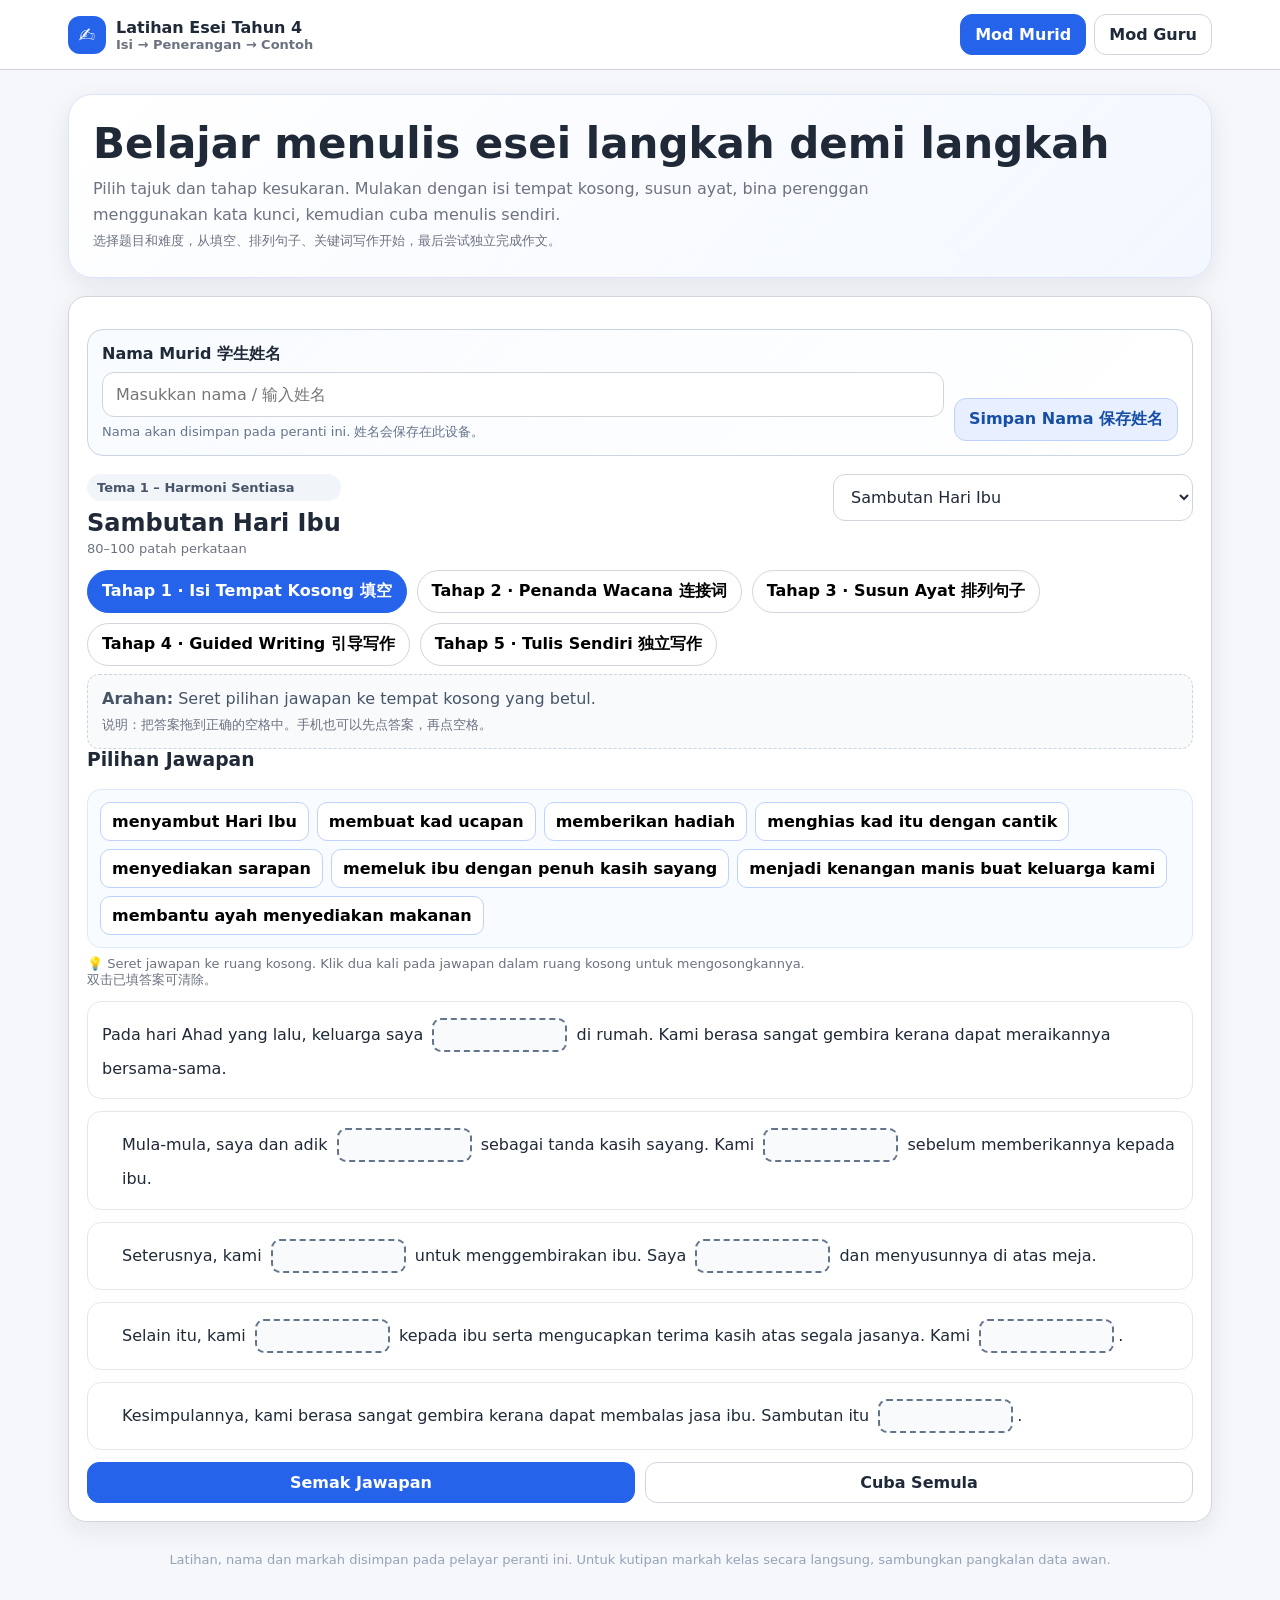
<file: latihan_esei_tahun4_interaktif_v8_google_sheets.html>
<!DOCTYPE html>
<html lang="ms">
<head>
<meta charset="UTF-8" />
<meta name="viewport" content="width=device-width, initial-scale=1.0" />
<title>Latihan Esei Tahun 4</title>
<style>
:root{--bg:#f6f7fb;--card:#fff;--ink:#1f2937;--muted:#6b7280;--line:#d1d5db;--accent:#2563eb;--accent-soft:#e8f0ff;--ok:#15803d;--bad:#b91c1c;--shadow:0 8px 26px rgba(17,24,39,.08);--radius:18px}
*{box-sizing:border-box} body{margin:0;font-family:Inter,ui-sans-serif,system-ui,-apple-system,BlinkMacSystemFont,"Segoe UI",Arial,sans-serif;background:var(--bg);color:var(--ink)}
button,input,textarea,select{font:inherit} button{cursor:pointer}
.topbar{position:sticky;top:0;z-index:20;background:rgba(255,255,255,.95);backdrop-filter:blur(10px);border-bottom:1px solid var(--line)}
.topbar-inner{max-width:1180px;margin:auto;padding:14px 18px;display:flex;align-items:center;gap:12px;justify-content:space-between}
.brand{display:flex;align-items:center;gap:10px;font-weight:800}.brand-badge{width:38px;height:38px;border-radius:12px;background:var(--accent);color:#fff;display:grid;place-items:center;font-size:20px}
.mode-switch{display:flex;gap:8px;flex-wrap:wrap}.btn{border:1px solid var(--line);background:#fff;color:var(--ink);padding:10px 14px;border-radius:12px;font-weight:700}.btn.primary{background:var(--accent);border-color:var(--accent);color:#fff}.btn.soft{background:var(--accent-soft);border-color:#bfd1ff;color:#174ea6}.btn.good{background:#ecfdf3;border-color:#bbf7d0;color:#166534}.btn.danger{background:#fff1f2;border-color:#fecdd3;color:#9f1239}
.container{max-width:1180px;margin:0 auto;padding:24px 18px 64px}.hero{background:linear-gradient(135deg,#fff,#f3f7ff);border:1px solid #dbe4ff;border-radius:24px;padding:24px;box-shadow:var(--shadow);margin-bottom:18px}.hero h1{margin:0 0 8px;font-size:clamp(28px,4vw,42px)}.hero p{margin:0;color:var(--muted);max-width:820px;line-height:1.6}
.grid{display:grid;grid-template-columns:repeat(12,1fr);gap:18px}.card{grid-column:span 12;background:var(--card);border:1px solid var(--line);border-radius:var(--radius);padding:18px;box-shadow:var(--shadow)}.card h2,.card h3{margin-top:0}
.teacher{display:none}body.teacher-mode .teacher{display:block}body.teacher-mode .student{display:none}
.label{display:block;font-weight:800;margin:10px 0 7px}input[type="text"],textarea,select{width:100%;border:1px solid var(--line);border-radius:12px;padding:12px 13px;background:#fff;color:var(--ink);outline:none}textarea{min-height:160px;resize:vertical;line-height:1.6}.row{display:flex;gap:10px;align-items:center;flex-wrap:wrap}.row>*{flex:1}.small{font-size:13px;color:var(--muted)}
  .zh-help{font-size:13px;color:#64748b;font-weight:600}.note{padding:12px 14px;border-radius:12px;background:#f9fafb;border:1px dashed #cbd5e1;color:#475569;line-height:1.55}
.tabs{display:flex;gap:10px;flex-wrap:wrap;margin:14px 0 8px}.tab{border:1px solid var(--line);background:#fff;padding:10px 14px;border-radius:999px;font-weight:800}.tab.active{background:var(--accent);border-color:var(--accent);color:#fff}.exercise-head{display:flex;justify-content:space-between;align-items:flex-start;gap:16px;flex-wrap:wrap}.pill{padding:6px 10px;border-radius:999px;background:#f1f5f9;color:#475569;font-size:13px;font-weight:800}
.paragraph{border:1px solid #e5e7eb;border-radius:14px;padding:14px;margin:12px 0;line-height:1.9;background:#fff}.paragraph.indent{padding-left:34px}
.blank{
  display:inline-flex;align-items:center;justify-content:center;vertical-align:middle;
  min-width:135px;min-height:34px;padding:3px 9px;margin:2px 4px;
  border:2px dashed #64748b;border-radius:9px;background:#f8fafc;
  text-align:center;color:#111827;font-weight:800;transition:.15s ease
}
.blank.drop-hover{border-color:#2563eb;background:#eaf2ff;transform:scale(1.02)}
.blank.filled{border-style:solid;border-color:#93c5fd;background:#eff6ff}
.answer-bank{display:flex;flex-wrap:wrap;gap:8px;padding:12px;border:1px solid #dbeafe;background:#f8fbff;border-radius:14px}
.answer-chip{
  padding:9px 11px;border:1px solid #bfd1ff;background:#fff;border-radius:10px;
  font-weight:700;cursor:grab;user-select:none;touch-action:manipulation;transition:.15s ease
}
.answer-chip:active{cursor:grabbing;transform:scale(.98)}
.answer-chip.dragging{opacity:.5}
.answer-chip.used{opacity:.38;background:#f1f5f9;border-style:dashed}
.answer-chip.selected{outline:3px solid #93c5fd;background:#eff6ff}

.sentence-list{display:grid;gap:10px}.sentence{border:1px solid var(--line);padding:12px 14px;border-radius:12px;background:#fff;display:flex;align-items:flex-start;gap:10px}.sentence.dragging{opacity:.45}.handle{user-select:none;color:#64748b;font-weight:900;padding-top:2px}.num{min-width:32px;height:32px;border-radius:10px;display:grid;place-items:center;background:#eef2ff;color:#3730a3;font-weight:900}
.keyword-box{padding:12px 14px;border-radius:12px;background:#f8fafc;border:1px dashed #cbd5e1;margin:10px 0}.keyword-box b{display:block;margin-bottom:6px}.writing-area{width:100%;min-height:260px;background:repeating-linear-gradient(to bottom,transparent 0,transparent 31px,#d1d5db 32px);line-height:32px;padding:0 10px;border:1px solid var(--line);border-radius:14px;resize:vertical}.status{margin-top:12px;padding:10px 12px;border-radius:12px;display:none;font-weight:800}.status.show{display:block}.status.ok{background:#ecfdf5;color:#166534;border:1px solid #bbf7d0}.status.bad{background:#fff1f2;color:#9f1239;border:1px solid #fecdd3}
.library{display:grid;grid-template-columns:repeat(auto-fit,minmax(250px,1fr));gap:12px}.essay-card{border:1px solid var(--line);border-radius:16px;padding:14px;background:#fff}.essay-card h3{margin:0 0 8px}.essay-card p{margin:0 0 12px;color:var(--muted);font-size:14px}.scorebox{display:grid;grid-template-columns:repeat(3,1fr);gap:10px;margin-top:12px}.scoreitem{background:#f8fafc;border:1px solid #e5e7eb;border-radius:12px;padding:10px;text-align:center}.scoreitem strong{font-size:20px;display:block}
.student-profile{
  margin:14px 0 18px;padding:14px;border:1px solid #cbd5e1;border-radius:16px;
  background:linear-gradient(135deg,#f8fbff,#fff)
}
.student-profile-grid{
  display:grid;grid-template-columns:minmax(180px,1fr) auto;gap:10px;align-items:end
}
.student-name-status{font-size:13px;color:#64748b;margin-top:6px}
.grade-panel{
  margin-top:14px;border:1px solid #cbd5e1;border-radius:16px;padding:14px;background:#fff
}
.grade-total{
  display:flex;align-items:center;gap:14px;flex-wrap:wrap;margin-bottom:12px
}
.grade-circle{
  width:86px;height:86px;border-radius:50%;display:grid;place-items:center;
  background:#eef4ff;border:8px solid #dbeafe;font-weight:900;font-size:24px;color:#174ea6
}
.grade-summary h3{margin:0 0 4px}
.rubric-grid{display:grid;grid-template-columns:repeat(auto-fit,minmax(160px,1fr));gap:9px}
.rubric-item{border:1px solid #e5e7eb;border-radius:12px;padding:10px;background:#f8fafc}
.rubric-item strong{display:block;font-size:18px;margin-bottom:3px}
.feedback-list{margin:12px 0 0;padding-left:20px;line-height:1.6}
.result-table-wrap{overflow:auto}
.result-table{width:100%;border-collapse:collapse;font-size:14px}
.result-table th,.result-table td{border-bottom:1px solid #e5e7eb;padding:9px 8px;text-align:left;white-space:nowrap}
.result-table th{background:#f8fafc}

.cloud-box{
  margin-top:16px;padding:14px;border:1px solid #cbd5e1;border-radius:16px;
  background:linear-gradient(135deg,#f8fbff,#ffffff)
}
.cloud-status{
  margin-top:8px;padding:9px 11px;border-radius:10px;background:#f8fafc;
  border:1px solid #e5e7eb;font-size:13px;color:#475569
}
.cloud-status.ok{background:#ecfdf5;border-color:#bbf7d0;color:#166534}
.cloud-status.bad{background:#fff1f2;border-color:#fecdd3;color:#9f1239}

.grade-btn{background:#0f766e!important;border-color:#0f766e!important;color:white!important}
@media(max-width:620px){
  .student-profile-grid{grid-template-columns:1fr}
}

.footer-note{text-align:center;color:#94a3b8;font-size:13px;margin-top:30px}
  .image-upload-box{
    border:1px dashed #b7c5d8;border-radius:14px;padding:12px;background:#f8fbff;margin-top:8px
  }
  .image-upload-box input[type="file"]{width:100%}
  .image-preview{
    margin-top:12px;border:1px solid var(--line);border-radius:14px;padding:8px;background:#fff
  }
  .image-preview img{
    display:block;max-width:100%;max-height:280px;margin:auto;object-fit:contain;border-radius:10px
  }
  .essay-image-wrap{
    margin:14px 0 16px;border:1px solid var(--line);border-radius:16px;padding:10px;background:#fff;
    text-align:center
  }
  .essay-image-wrap img{
    display:block;width:auto;max-width:100%;max-height:440px;margin:auto;object-fit:contain;border-radius:10px
  }
  .thumb{
    width:100%;height:110px;object-fit:cover;border-radius:10px;border:1px solid #e5e7eb;margin-bottom:10px
  }

  .hidden{display:none!important}
@media(min-width:900px){.span-5{grid-column:span 5}.span-7{grid-column:span 7}.span-6{grid-column:span 6}}
</style>
</head>
<body>
<header class="topbar"><div class="topbar-inner"><div class="brand"><div class="brand-badge">✍️</div><div><div>Latihan Esei Tahun 4</div><div class="small">Isi → Penerangan → Contoh</div></div></div><div class="mode-switch"><button class="btn primary" id="studentModeBtn">Mod Murid</button><button class="btn" id="teacherModeBtn">Mod Guru</button></div></div></header>
<main class="container">
<section class="hero student"><h1>Belajar menulis esei langkah demi langkah</h1><p>Pilih tajuk dan tahap kesukaran. Mulakan dengan isi tempat kosong, susun ayat, bina perenggan menggunakan kata kunci, kemudian cuba menulis sendiri.<br><span class="small">选择题目和难度，从填空、排列句子、关键词写作开始，最后尝试独立完成作文。</span></p></section>
<section class="grid teacher">
<div class="card span-5"><h2>Bina latihan daripada esei</h2><label class="label">Tajuk esei</label><input type="text" id="essayTitle" placeholder="Contoh: Sambutan Hari Ibu"/><label class="label">Esei</label><textarea id="essayInput" placeholder="Gunakan **perkataan atau frasa tebal** untuk menentukan tempat kosong.\n\nPisahkan setiap perenggan dengan satu baris kosong."></textarea>
<label class="label">Grafik / Imej Esei</label>
<div class="image-upload-box">
  <input type="file" id="essayImageInput" accept="image/png,image/jpeg,image/webp,image/gif" />
  <div class="small" style="margin-top:6px">Muat naik satu grafik yang berkaitan dengan esei. 图片将显示在学生练习上方。</div>
  <div id="essayImagePreview" class="image-preview hidden">
    <img id="essayImagePreviewImg" alt="Pratonton grafik esei">
    <div class="row" style="margin-top:8px">
      <button type="button" class="btn danger" id="removeImageBtn">Buang Imej 删除图片</button>
    </div>
  </div>
</div>
<div class="note"><b>Cara bina soalan:</b><br>Letakkan <b>**</b> sebelum dan selepas perkataan/frasa yang mahu dikosongkan. Contoh: Kami <b>**membuat kad ucapan**</b> untuk ibu.</div><div class="row" style="margin-top:12px"><button class="btn primary" id="buildBtn">Hasilkan Latihan</button><button class="btn soft" id="demoBtn">Muat Demo</button></div></div>
<div class="card span-7"><h2>Tetapan latihan</h2><div class="row"><div><label class="label">Tema</label><input id="themeInput" type="text" placeholder="Contoh: Tema 1 – Harmoni Sentiasa"></div><div><label class="label">Panjang sasaran</label><select id="wordTarget"><option>80–100 patah perkataan</option><option>60–80 patah perkataan</option><option>100–120 patah perkataan</option></select></div></div><h3 style="margin-top:18px">Tahap automatik</h3><div class="note"><b>Tahap 1:</b> Isi tempat kosong berdasarkan frasa bertanda ** **.<br><b>Tahap 2:</b> Penanda wacana — pilih penanda yang sesuai untuk setiap perenggan.<br><b>Tahap 3:</b> Susun ayat secara seret dan lepas.<br><b>Tahap 4:</b> Guided writing menggunakan kata kunci setiap perenggan.<br><b>Tahap 5:</b> Tulis sendiri dengan kiraan perkataan, perenggan dan penanda wacana.</div><div class="row" style="margin-top:12px"><button class="btn good" id="saveEssayBtn">Simpan ke Peranti</button><button class="btn" id="exportBtn">Eksport JSON</button><label class="btn" style="text-align:center">Import JSON<input id="importInput" type="file" accept=".json" hidden></label></div></div>
</section>
<section class="card student">
<div class="student-profile">
  <div class="student-profile-grid">
    <div>
      <label class="label" style="margin-top:0">Nama Murid 学生姓名</label>
      <input id="studentNameInput" type="text" autocomplete="name" placeholder="Masukkan nama / 输入姓名">
      <div id="studentNameStatus" class="student-name-status">Nama akan disimpan pada peranti ini. 姓名会保存在此设备。</div>
    </div>
    <button class="btn soft" id="saveStudentNameBtn">Simpan Nama 保存姓名</button>
  </div>
</div>
<div class="exercise-head"><div><div class="pill" id="themePill">Tema</div><h2 id="studentTitle" style="margin:8px 0 4px">Pilih latihan</h2><div class="small" id="targetText">80–100 patah perkataan</div></div><select id="essaySelect" style="max-width:360px"></select></div><div class="tabs" id="levelTabs"><button class="tab active" data-level="1">Tahap 1 · Isi Tempat Kosong 填空</button><button class="tab" data-level="2">Tahap 2 · Penanda Wacana 连接词</button><button class="tab" data-level="3">Tahap 3 · Susun Ayat 排列句子</button><button class="tab" data-level="4">Tahap 4 · Guided Writing 引导写作</button><button class="tab" data-level="5">Tahap 5 · Tulis Sendiri 独立写作</button></div><div id="exerciseArea"></div></section>
<section class="card teacher">
  <h2>Senarai latihan tersimpan</h2>
  <div id="teacherLibrary" class="library"></div>
</section>
<section class="card teacher">
  <h2>Google Sheets Live Sync</h2>
  <div class="note">
    Sambungkan laman ini kepada Google Apps Script Web App. Selepas disambungkan, markah Guided Writing dan Tulis Sendiri akan dihantar ke Google Sheets secara automatik.
    <br><span class="small">连接后，学生的姓名、作文、分数和时间会自动发送到 Google Sheets。</span>
  </div>
  <div class="cloud-box">
    <label class="label">Apps Script Web App URL</label>
    <input id="sheetEndpointInput" type="text" placeholder="https://script.google.com/macros/s/...../exec">
    <div class="row" style="margin-top:10px">
      <button class="btn primary" id="saveSheetEndpointBtn">Simpan Sambungan</button>
      <button class="btn" id="testSheetEndpointBtn">Hantar Rekod Ujian</button>
      <button class="btn danger" id="clearSheetEndpointBtn">Putus Sambungan</button>
    </div>
    <div id="sheetCloudStatus" class="cloud-status">Belum disambungkan.</div>
  </div>
</section>
<section class="card teacher">
  <div class="exercise-head">
    <div>
      <h2 style="margin-bottom:4px">Rekod Markah Murid</h2>
      <div class="small">Rekod pada peranti ini sahaja. 可查看此设备上的作答记录。</div>
    </div>
    <div class="row" style="flex:0 0 auto">
      <button class="btn" id="exportResultsBtn">Eksport CSV</button>
      <button class="btn danger" id="clearResultsBtn">Padam Rekod</button>
    </div>
  </div>
  <div id="resultsTable" class="result-table-wrap" style="margin-top:12px"></div>
</section>
<div class="footer-note">Latihan, nama dan markah disimpan pada pelayar peranti ini. Untuk kutipan markah kelas secara langsung, sambungkan pangkalan data awan.</div>
</main>
<script>
const STORAGE_KEY='esei_t4_library_v1';
const RESULT_KEY='esei_t4_results_v1';
const STUDENT_NAME_KEY='esei_t4_student_name_v1';
const SHEET_ENDPOINT_KEY='esei_t4_sheet_endpoint_v1';
let library=[],currentLevel=1,currentId=null,pendingImageData='',results=[];
function uid(){return'e_'+Date.now().toString(36)+Math.random().toString(36).slice(2,7)}
function escapeHtml(str=''){return str.replace(/[&<>"']/g,c=>({'&':'&amp;','<':'&lt;','>':'&gt;','"':'&quot;',"'":'&#039;'}[c]))}



function getSheetEndpoint(){
  return (localStorage.getItem(SHEET_ENDPOINT_KEY)||'').trim();
}
function setCloudStatus(message,type=''){
  const el=document.getElementById('sheetCloudStatus');
  if(!el)return;
  el.textContent=message;
  el.className='cloud-status'+(type?' '+type:'');
}
function cloudPayload(record,grade){
  return {
    timestamp:new Date().toISOString(),
    name:record.name||'',
    title:record.title||'',
    mode:record.mode||'',
    score:String(record.score??''),
    words:String(record.words??''),
    paragraphs:String(grade?.paras??''),
    links:String(grade?.links??''),
    band:grade?.band||'',
    essay:record.text||''
  };
}
async function sendToGoogleSheet(record,grade,{silent=false}={}){
  const endpoint=getSheetEndpoint();
  if(!endpoint){
    if(!silent)setCloudStatus('Belum disambungkan. Masukkan Apps Script Web App URL.','bad');
    return {ok:false,reason:'missing'};
  }

  const params=new URLSearchParams(cloudPayload(record,grade));
  try{
    // no-cors avoids Apps Script redirect/CORS issues on static GitHub Pages.
    await fetch(endpoint,{
      method:'POST',
      mode:'no-cors',
      headers:{'Content-Type':'application/x-www-form-urlencoded;charset=UTF-8'},
      body:params.toString(),
      keepalive:true
    });
    if(!silent)setCloudStatus('Rekod telah dihantar ke Google Sheets.','ok');
    return {ok:true};
  }catch(err){
    if(!silent)setCloudStatus('Gagal menghantar rekod. Semak URL Web App dan sambungan Internet.','bad');
    return {ok:false,reason:String(err)};
  }
}

function getStudentName(){
  return (document.getElementById('studentNameInput')?.value||localStorage.getItem(STUDENT_NAME_KEY)||'').trim();
}
function requireStudentName(){
  const name=getStudentName();
  if(name)return name;
  const input=document.getElementById('studentNameInput');
  if(input){input.focus();input.style.borderColor='#b91c1c';}
  alert('Sila masukkan nama murid terlebih dahulu. 请输入学生姓名。');
  return '';
}
function loadResults(){
  try{results=JSON.parse(localStorage.getItem(RESULT_KEY)||'[]');}
  catch{results=[];}
}
function persistResults(){
  localStorage.setItem(RESULT_KEY,JSON.stringify(results));
}
function parseTargetRange(target='80–100 patah perkataan'){
  const nums=(target.match(/\d+/g)||[]).map(Number);
  if(nums.length>=2)return [nums[0],nums[1]];
  if(nums.length===1)return [Math.max(0,nums[0]-10),nums[0]+10];
  return [80,100];
}
function normalizeText(s=''){
  return s.toLowerCase()
    .normalize('NFD').replace(/[\u0300-\u036f]/g,'')
    .replace(/[^\p{L}\p{N}\s]/gu,' ')
    .replace(/\s+/g,' ').trim();
}
function keyPhrasesFromModel(ex){
  const bold=[...ex.text.matchAll(/\*\*(.+?)\*\*/g)].map(m=>m[1].trim());
  if(bold.length)return bold;
  return paragraphsFromEssay(ex.text)
    .slice(1,-1)
    .flatMap(p=>keywordizeParagraph(p))
    .filter(x=>x.split(/\s+/).length>=2)
    .slice(0,8);
}
function phraseCoverage(ex,text){
  const phrases=keyPhrasesFromModel(ex);
  if(!phrases.length)return {score:20,hit:0,total:0};
  const low=normalizeText(text);
  let hit=0;
  phrases.forEach(p=>{
    const words=normalizeText(p).split(' ').filter(w=>w.length>2);
    const threshold=Math.max(1,Math.ceil(words.length*.55));
    const matched=words.filter(w=>low.includes(w)).length;
    if(matched>=threshold)hit++;
  });
  return {score:Math.round(20*hit/phrases.length),hit,total:phrases.length};
}
function languageBasicsScore(text){
  const trimmed=text.trim();
  if(!trimmed)return 0;
  const sentences=trimmed.split(/[.!?]+/).map(x=>x.trim()).filter(Boolean);
  let score=0;
  const firstChar=trimmed.match(/[A-Za-zÀ-ž]/)?.[0];
  if(firstChar && firstChar===firstChar.toUpperCase())score+=4;
  const ended=(/[.!?]\s*$/.test(trimmed));
  if(ended)score+=4;
  if(sentences.length>=6)score+=4;
  const caps=sentences.filter(s=>/^[A-ZÀ-Ž]/.test(s)).length;
  if(sentences.length && caps/sentences.length>=.7)score+=4;
  const punctuation=(trimmed.match(/[,.!?]/g)||[]).length;
  if(punctuation>=Math.max(5,Math.floor(sentences.length*.8)))score+=4;
  return Math.min(20,score);
}
function gradeEssay(ex,text,mode){
  const words=countWords(text);
  const paras=text.trim()?text.split(/\n\s*\n/).map(x=>x.trim()).filter(Boolean).length:0;
  const links=countLinks(text);
  const [minW,maxW]=parseTargetRange(ex.target);

  let lengthScore=20;
  if(words<minW){
    const ratio=words/Math.max(1,minW);
    lengthScore=Math.max(0,Math.round(20*ratio));
  }else if(words>maxW){
    const over=(words-maxW)/Math.max(1,maxW);
    lengthScore=Math.max(8,Math.round(20*(1-Math.min(.6,over))));
  }

  // Guided writing accepts 4 paragraphs; independent writing expects 5.
  const targetParas=mode==='guided'?4:5;
  const structureScore=Math.min(20,Math.round(20*Math.min(paras,targetParas)/targetParas));
  const linkTarget=mode==='guided'?3:4;
  const discourseScore=Math.min(20,Math.round(20*Math.min(links,linkTarget)/linkTarget));
  const content=phraseCoverage(ex,text);
  const languageScore=languageBasicsScore(text);

  const total=Math.round(lengthScore+structureScore+discourseScore+content.score+languageScore);
  const band=total>=85?'Cemerlang 优秀':total>=70?'Baik 良好':total>=55?'Memuaskan 尚可':'Perlu Bimbingan 需要辅导';

  const feedback=[];
  if(words<minW)feedback.push(`Tambah isi. Sasaran ${minW}–${maxW} patah perkataan.`);
  else if(words>maxW)feedback.push(`Ringkaskan sedikit. Sasaran ${minW}–${maxW} patah perkataan.`);
  else feedback.push('Panjang karangan menepati sasaran.');

  if(paras<targetParas)feedback.push(`Asingkan idea kepada sekurang-kurangnya ${targetParas} perenggan.`);
  else feedback.push('Pembahagian perenggan baik.');

  if(links<linkTarget)feedback.push('Gunakan lebih banyak penanda wacana yang sesuai.');
  else feedback.push('Penanda wacana digunakan dengan baik.');

  if(content.total && content.hit<Math.ceil(content.total*.6))
    feedback.push('Masukkan lebih banyak isi penting daripada grafik atau kata kunci.');
  else feedback.push('Isi utama dapat dikembangkan.');

  if(languageScore<12)feedback.push('Semak huruf besar dan tanda baca.');

  return {
    total,band,words,paras,links,
    rubric:{
      'Panjang karangan':lengthScore,
      'Struktur perenggan':structureScore,
      'Penanda wacana':discourseScore,
      'Isi penting':content.score,
      'Bahasa asas':languageScore
    },
    feedback
  };
}
function gradePanelHtml(g){
  return `<div class="grade-panel">
    <div class="grade-total">
      <div class="grade-circle">${g.total}<span style="font-size:13px">/100</span></div>
      <div class="grade-summary">
        <h3>${g.band}</h3>
        <div class="small">${g.words} patah perkataan · ${g.paras} perenggan · ${g.links} penanda wacana</div>
        <div class="small">这是自动结构评分，用于练习与即时反馈。</div>
      </div>
    </div>
    <div class="rubric-grid">
      ${Object.entries(g.rubric).map(([k,v])=>`<div class="rubric-item"><strong>${v}/20</strong>${k}</div>`).join('')}
    </div>
    <ul class="feedback-list">${g.feedback.map(f=>`<li>${escapeHtml(f)}</li>`).join('')}</ul>
  </div>`;
}
function saveWritingResult(ex,mode,text,grade){
  const name=requireStudentName();
  if(!name)return false;
  const record={
    id:'r_'+Date.now().toString(36),
    name,
    essayId:ex.id,
    title:ex.title,
    mode:mode==='guided'?'Guided Writing':'Tulis Sendiri',
    score:grade.total,
    words:grade.words,
    text,
    createdAt:new Date().toISOString()
  };
  results.unshift(record);
  if(results.length>300)results=results.slice(0,300);
  persistResults();
  renderResults();

  // Send a copy to Google Sheets when a Web App endpoint is configured.
  if(getSheetEndpoint()){
    sendToGoogleSheet(record,grade,{silent:true});
  }
  return true;
}
function renderResults(){
  const box=document.getElementById('resultsTable');
  if(!box)return;
  if(!results.length){
    box.innerHTML='<div class="note">Belum ada rekod markah.</div>';
    return;
  }
  box.innerHTML=`<table class="result-table">
    <thead><tr><th>Murid</th><th>Latihan</th><th>Mod</th><th>Markah</th><th>Perkataan</th><th>Masa</th></tr></thead>
    <tbody>${results.map(r=>`<tr>
      <td>${escapeHtml(r.name)}</td>
      <td>${escapeHtml(r.title)}</td>
      <td>${escapeHtml(r.mode)}</td>
      <td><b>${r.score}/100</b></td>
      <td>${r.words}</td>
      <td>${new Date(r.createdAt).toLocaleString('ms-MY')}</td>
    </tr>`).join('')}</tbody>
  </table>`;
}
function csvEscape(v){
  const s=String(v??'');
  return '"'+s.replace(/"/g,'""')+'"';
}

function essayImageHtml(ex){
  if(!ex||!ex.image)return'';
  return `<div class="essay-image-wrap"><img src="${ex.image}" alt="Grafik esei"></div>`;
}
function setImagePreview(data){
  pendingImageData=data||'';
  const wrap=document.getElementById('essayImagePreview');
  const img=document.getElementById('essayImagePreviewImg');
  if(!wrap||!img)return;
  if(pendingImageData){
    img.src=pendingImageData;
    wrap.classList.remove('hidden');
  }else{
    img.removeAttribute('src');
    wrap.classList.add('hidden');
  }
}
function resizeImageFile(file){
  return new Promise((resolve,reject)=>{
    const reader=new FileReader();
    reader.onload=()=>{
      const im=new Image();
      im.onload=()=>{
        const maxSide=1400;
        let w=im.width,h=im.height;
        if(Math.max(w,h)>maxSide){
          const s=maxSide/Math.max(w,h);
          w=Math.round(w*s); h=Math.round(h*s);
        }
        const canvas=document.createElement('canvas');
        canvas.width=w; canvas.height=h;
        const ctx=canvas.getContext('2d');
        ctx.fillStyle='#fff'; ctx.fillRect(0,0,w,h);
        ctx.drawImage(im,0,0,w,h);
        try{
          resolve(canvas.toDataURL('image/webp',0.88));
        }catch{
          resolve(canvas.toDataURL('image/jpeg',0.9));
        }
      };
      im.onerror=reject;
      im.src=reader.result;
    };
    reader.onerror=reject;
    reader.readAsDataURL(file);
  });
}

function parseBold(text){const answers=[];const html=escapeHtml(text).replace(/\*\*(.+?)\*\*/g,(_,a)=>{answers.push(a);return`<span class="blank" data-answer="${escapeHtml(a)}"></span>`});return{html,answers}}
function stripMarkdown(text){return text.replace(/\*\*(.+?)\*\*/g,'$1')}
function sentencesFromEssay(text){const plain=stripMarkdown(text).replace(/\n+/g,' ');return plain.match(/[^.!?]+[.!?]+|[^.!?]+$/g)?.map(s=>s.trim()).filter(Boolean)||[]}
function paragraphsFromEssay(text){return text.split(/\n\s*\n/).map(p=>p.trim()).filter(Boolean)}
const PENANDA_WACANA=['Pertama sekali','Mula-mula','Pertama','Antara aktivitinya ialah','Seterusnya','Kemudian','Selepas itu','Selain itu','Di samping itu','Akhir sekali','Akhirnya','Kesimpulannya'];
function getPenandaData(text){
  const pars=paragraphsFromEssay(text).map(stripMarkdown);
  const ordered=[...PENANDA_WACANA].sort((a,b)=>b.length-a.length);
  const escaped=ordered.map(x=>x.replace(/[.*+?^${}()|[\]\\]/g,'\\$&')).join('|');
  const re=new RegExp('^\\s*('+escaped+')(,)?\\s*','i');
  return pars.map((p,i)=>{
    const m=p.match(re);
    if(!m)return{paragraph:p,index:i,answer:null,comma:false,rest:p};
    return{paragraph:p,index:i,answer:m[1],comma:!!m[2],rest:p.slice(m[0].length)};
  });
}
function keywordizeParagraph(p){const clean=stripMarkdown(p);const bold=[...p.matchAll(/\*\*(.+?)\*\*/g)].map(m=>m[1]);if(bold.length)return bold;const parts=clean.split(/[,.!?;:]+/).map(x=>x.trim()).filter(Boolean);return parts.map(part=>{const w=part.split(/\s+/);return w.length<=7?part:w.slice(0,5).join(' ')}).slice(0,5)}
function loadLibrary(){try{library=JSON.parse(localStorage.getItem(STORAGE_KEY)||'[]')}catch{library=[]}if(!library.length){library=[{id:uid(),title:'Sambutan Hari Ibu',theme:'Tema 1 – Harmoni Sentiasa',target:'80–100 patah perkataan',text:`Pada hari Ahad yang lalu, keluarga saya **menyambut Hari Ibu** di rumah. Kami berasa sangat gembira kerana dapat meraikannya bersama-sama.\n\nMula-mula, saya dan adik **membuat kad ucapan** sebagai tanda kasih sayang. Kami **menghias kad itu dengan cantik** sebelum memberikannya kepada ibu.\n\nSeterusnya, kami **menyediakan sarapan** untuk menggembirakan ibu. Saya **membantu ayah menyediakan makanan** dan menyusunnya di atas meja.\n\nSelain itu, kami **memberikan hadiah** kepada ibu serta mengucapkan terima kasih atas segala jasanya. Kami **memeluk ibu dengan penuh kasih sayang**.\n\nKesimpulannya, kami berasa sangat gembira kerana dapat membalas jasa ibu. Sambutan itu **menjadi kenangan manis buat keluarga kami**.`}];persist()}currentId=library[0]?.id||null;
  loadResults();
  renderAll();
  const savedName=localStorage.getItem(STUDENT_NAME_KEY)||'';
  const nameInput=document.getElementById('studentNameInput');
  if(nameInput)nameInput.value=savedName;

  const endpointInput=document.getElementById('sheetEndpointInput');
  const endpoint=getSheetEndpoint();
  if(endpointInput)endpointInput.value=endpoint;
  if(endpoint)setCloudStatus('Google Sheets live sync telah dikonfigurasi.','ok');

  renderResults()
}
function persist(){localStorage.setItem(STORAGE_KEY,JSON.stringify(library))}
function currentEssay(){return library.find(x=>x.id===currentId)||library[0]}
function renderAll(){renderSelect();renderTeacherLibrary();renderExercise()}
function renderSelect(){const sel=document.getElementById('essaySelect');sel.innerHTML=library.map(x=>`<option value="${x.id}" ${x.id===currentId?'selected':''}>${escapeHtml(x.title)}</option>`).join('')}
function renderTeacherLibrary(){const box=document.getElementById('teacherLibrary');if(!library.length){box.innerHTML='<div class="note">Belum ada latihan.</div>';return}box.innerHTML=library.map(x=>`<div class="essay-card">${x.image?`<img class="thumb" src="${x.image}" alt="Grafik ${escapeHtml(x.title)}">`:''}<h3>${escapeHtml(x.title)}</h3><p>${escapeHtml(x.theme||'Tanpa tema')} · ${escapeHtml(x.target||'')}</p><div class="row"><button class="btn soft" onclick="editEssay('${x.id}')">Edit</button><button class="btn danger" onclick="removeEssay('${x.id}')">Padam</button></div></div>`).join('')}
function renderExercise(){const ex=currentEssay(),area=document.getElementById('exerciseArea');if(!ex){area.innerHTML='<div class="note">Tiada latihan.</div>';return}document.getElementById('studentTitle').textContent=ex.title;document.getElementById('themePill').textContent=ex.theme||'Latihan Esei';document.getElementById('targetText').textContent=ex.target||'';if(currentLevel===1)renderFillBlank(ex,area);if(currentLevel===2)renderPenandaWacana(ex,area);if(currentLevel===3)renderRearrange(ex,area);if(currentLevel===4)renderGuided(ex,area);if(currentLevel===5)renderIndependent(ex,area)}
function renderFillBlank(ex,area){
  const pars=paragraphsFromEssay(ex.text);
  let all=[];
  const ph=pars.map((p,i)=>{
    const r=parseBold(p);
    all.push(...r.answers);
    return `<div class="paragraph ${i>0?'indent':''}">${r.html}</div>`;
  }).join('');

  const shuffled=[...all].sort(()=>Math.random()-.5);

  area.innerHTML=`
    <div class="note">
      <b>Arahan:</b> Seret pilihan jawapan ke tempat kosong yang betul.
      <br><span class="small">说明：把答案拖到正确的空格中。手机也可以先点答案，再点空格。</span>
    </div>
    ${essayImageHtml(ex)}
    <h3>Pilihan Jawapan</h3>
    <div class="answer-bank">
      ${shuffled.map((a,i)=>`
        <button type="button" class="answer-chip" draggable="true"
          id="fillChip_${i}" data-word="${escapeHtml(a)}">${escapeHtml(a)}</button>
      `).join('')}
    </div>
    <div class="small" style="margin:8px 0 2px">
      💡 Seret jawapan ke ruang kosong. Klik dua kali pada jawapan dalam ruang kosong untuk mengosongkannya.
      <br>双击已填答案可清除。
    </div>
    <div style="margin-top:10px">${ph}</div>
    <div class="row">
      <button class="btn primary" id="checkFill">Semak Jawapan</button>
      <button class="btn" id="resetFill">Cuba Semula</button>
    </div>
    <div id="fillStatus" class="status"></div>
  `;

  const chips=[...area.querySelectorAll('.answer-chip')];
  const blanks=[...area.querySelectorAll('.blank')];
  let selectedChip=null;

  blanks.forEach((b,i)=>{
    b.id=`fillBlank_${i}`;
    b.title='Seret jawapan ke sini';
  });

  function clearBlank(blank){
    const oldChipId=blank.dataset.chipId;
    if(oldChipId){
      const oldChip=document.getElementById(oldChipId);
      if(oldChip) oldChip.classList.remove('used');
    }
    blank.textContent='';
    delete blank.dataset.filled;
    delete blank.dataset.chipId;
    blank.classList.remove('filled','drop-hover');
    blank.style.borderColor='';
  }

  function placeChip(chip,blank){
    if(!chip||!blank)return;

    // If this blank already has a different answer, return that chip to the bank.
    if(blank.dataset.chipId && blank.dataset.chipId!==chip.id){
      const oldChip=document.getElementById(blank.dataset.chipId);
      if(oldChip) oldChip.classList.remove('used');
    }

    // A single answer chip can only occupy one blank at a time.
    blanks.forEach(other=>{
      if(other!==blank && other.dataset.chipId===chip.id){
        other.textContent='';
        delete other.dataset.filled;
        delete other.dataset.chipId;
        other.classList.remove('filled','drop-hover');
        other.style.borderColor='';
      }
    });

    blank.textContent=chip.dataset.word;
    blank.dataset.filled=chip.dataset.word;
    blank.dataset.chipId=chip.id;
    blank.classList.add('filled');
    blank.classList.remove('drop-hover');
    blank.style.borderColor='';
    chip.classList.add('used');

    selectedChip=null;
    chips.forEach(x=>x.classList.remove('selected'));
  }

  chips.forEach(chip=>{
    chip.addEventListener('dragstart',e=>{
      selectedChip=chip;
      chip.classList.add('dragging');
      e.dataTransfer.effectAllowed='move';
      e.dataTransfer.setData('text/plain',chip.id);
    });
    chip.addEventListener('dragend',()=>{
      chip.classList.remove('dragging');
      blanks.forEach(b=>b.classList.remove('drop-hover'));
    });

    // Tap/click fallback for phones and tablets.
    chip.addEventListener('click',()=>{
      selectedChip=chip;
      chips.forEach(x=>x.classList.toggle('selected',x===chip));
    });
  });

  blanks.forEach(blank=>{
    blank.addEventListener('dragenter',e=>{
      e.preventDefault();
      blank.classList.add('drop-hover');
    });
    blank.addEventListener('dragover',e=>{
      e.preventDefault();
      e.dataTransfer.dropEffect='move';
      blank.classList.add('drop-hover');
    });
    blank.addEventListener('dragleave',()=>{
      blank.classList.remove('drop-hover');
    });
    blank.addEventListener('drop',e=>{
      e.preventDefault();
      blank.classList.remove('drop-hover');
      const chipId=e.dataTransfer.getData('text/plain');
      const chip=document.getElementById(chipId);
      placeChip(chip,blank);
    });

    // Tap a blank after tapping an answer chip.
    blank.addEventListener('click',()=>{
      if(selectedChip) placeChip(selectedChip,blank);
    });

    blank.addEventListener('dblclick',()=>{
      clearBlank(blank);
    });
  });

  document.getElementById('checkFill').onclick=()=>{
    let score=0;
    blanks.forEach(b=>{
      const ok=(b.dataset.filled||'')===b.dataset.answer;
      b.style.borderColor=ok?'#15803d':'#b91c1c';
      if(ok)score++;
    });
    const st=document.getElementById('fillStatus');
    st.className='status show '+(score===blanks.length?'ok':'bad');
    st.textContent=`Skor: ${score}/${blanks.length}`+
      (score===blanks.length?' — Syabas! Semua jawapan betul.':' — Cuba pindahkan jawapan yang masih salah.');
  };

  document.getElementById('resetFill').onclick=()=>renderExercise();
}
function renderPenandaWacana(ex,area){
  const data=getPenandaData(ex.text);
  const tasks=data.filter(x=>x.answer);

  if(!tasks.length){
    area.innerHTML=`
      <div class="note">
        <b>Belum ada penanda wacana yang dapat dikesan.</b><br>
        Gunakan penanda pada awal perenggan seperti <b>Mula-mula, Seterusnya, Selain itu</b> dan <b>Kesimpulannya</b> dalam esei guru.
        <br><span class="small">作文段落开头可使用：Mula-mula、Seterusnya、Selain itu、Kesimpulannya。</span>
      </div>`;
    return;
  }

  // Keep one draggable chip for every required answer.
  // This also supports essays that repeat the same discourse marker.
  const requiredChoices=tasks.map(x=>x.answer);

  // Add only a small number of distractors so the activity stays suitable for Year 4.
  const uniqueRequired=[...new Set(requiredChoices.map(x=>x.toLowerCase()))];
  const distractors=PENANDA_WACANA
    .filter(x=>!uniqueRequired.includes(x.toLowerCase()))
    .slice(0,Math.min(2,Math.max(1,6-requiredChoices.length)));

  const choices=[...requiredChoices,...distractors].sort(()=>Math.random()-.5);

  const html=data.map((x,i)=>{
    if(!x.answer)return `<div class="paragraph">${escapeHtml(x.paragraph)}</div>`;
    return `
      <div class="paragraph ${i>0?'indent':''}">
        <span class="blank pw-blank" data-answer="${escapeHtml(x.answer)}"></span>${x.comma?',':''}${x.rest?' '+escapeHtml(x.rest):''}
      </div>`;
  }).join('');

  area.innerHTML=`
    <div class="note">
      <b>Arahan:</b> Seret penanda wacana ke tempat kosong yang betul.
      <br><span class="small">说明：把合适的连接词拖到正确的空格中。手机也可以先点连接词，再点空格。</span>
    </div>
    ${essayImageHtml(ex)}
    <h3>Pilihan Penanda Wacana</h3>
    <div class="answer-bank">
      ${choices.map((a,i)=>`
        <button type="button" class="answer-chip pw-chip" draggable="true"
          id="pwChip_${i}" data-word="${escapeHtml(a)}">${escapeHtml(a)}</button>
      `).join('')}
    </div>
    <div class="small" style="margin:8px 0 2px">
      💡 Seret penanda wacana ke ruang kosong. Klik dua kali pada jawapan dalam ruang kosong untuk mengosongkannya.
      <br>双击已填答案可清除。
    </div>
    <div style="margin-top:10px">${html}</div>
    <div class="row">
      <button class="btn primary" id="checkPw">Semak Jawapan</button>
      <button class="btn" id="resetPw">Cuba Semula</button>
    </div>
    <div id="pwStatus" class="status"></div>`;

  const chips=[...area.querySelectorAll('.pw-chip')];
  const blanks=[...area.querySelectorAll('.pw-blank')];
  let selectedChip=null;

  blanks.forEach((b,i)=>{
    b.id=`pwBlank_${i}`;
    b.title='Seret penanda wacana ke sini';
  });

  function clearBlank(blank){
    const oldChipId=blank.dataset.chipId;
    if(oldChipId){
      const oldChip=document.getElementById(oldChipId);
      if(oldChip)oldChip.classList.remove('used');
    }
    blank.textContent='';
    delete blank.dataset.filled;
    delete blank.dataset.chipId;
    blank.classList.remove('filled','drop-hover');
    blank.style.borderColor='';
  }

  function placeChip(chip,blank){
    if(!chip||!blank)return;

    // Return an answer already occupying this blank to the answer bank.
    if(blank.dataset.chipId && blank.dataset.chipId!==chip.id){
      const oldChip=document.getElementById(blank.dataset.chipId);
      if(oldChip)oldChip.classList.remove('used');
    }

    // Each chip may occupy only one blank.
    blanks.forEach(other=>{
      if(other!==blank && other.dataset.chipId===chip.id){
        other.textContent='';
        delete other.dataset.filled;
        delete other.dataset.chipId;
        other.classList.remove('filled','drop-hover');
        other.style.borderColor='';
      }
    });

    blank.textContent=chip.dataset.word;
    blank.dataset.filled=chip.dataset.word;
    blank.dataset.chipId=chip.id;
    blank.classList.add('filled');
    blank.classList.remove('drop-hover');
    blank.style.borderColor='';
    chip.classList.add('used');

    selectedChip=null;
    chips.forEach(x=>x.classList.remove('selected'));
  }

  chips.forEach(chip=>{
    chip.addEventListener('dragstart',e=>{
      selectedChip=chip;
      chip.classList.add('dragging');
      e.dataTransfer.effectAllowed='move';
      e.dataTransfer.setData('text/plain',chip.id);
    });

    chip.addEventListener('dragend',()=>{
      chip.classList.remove('dragging');
      blanks.forEach(b=>b.classList.remove('drop-hover'));
    });

    // Mobile/tablet fallback: tap answer, then tap blank.
    chip.addEventListener('click',()=>{
      selectedChip=chip;
      chips.forEach(x=>x.classList.toggle('selected',x===chip));
    });
  });

  blanks.forEach(blank=>{
    blank.addEventListener('dragenter',e=>{
      e.preventDefault();
      blank.classList.add('drop-hover');
    });

    blank.addEventListener('dragover',e=>{
      e.preventDefault();
      e.dataTransfer.dropEffect='move';
      blank.classList.add('drop-hover');
    });

    blank.addEventListener('dragleave',()=>{
      blank.classList.remove('drop-hover');
    });

    blank.addEventListener('drop',e=>{
      e.preventDefault();
      blank.classList.remove('drop-hover');
      const chipId=e.dataTransfer.getData('text/plain');
      const chip=document.getElementById(chipId);
      placeChip(chip,blank);
    });

    blank.addEventListener('click',()=>{
      if(selectedChip)placeChip(selectedChip,blank);
    });

    blank.addEventListener('dblclick',()=>{
      clearBlank(blank);
    });
  });

  document.getElementById('checkPw').onclick=()=>{
    let score=0;

    blanks.forEach(b=>{
      const ok=(b.dataset.filled||'').trim().toLowerCase()===
               (b.dataset.answer||'').trim().toLowerCase();
      b.style.borderColor=ok?'#15803d':'#b91c1c';
      if(ok)score++;
    });

    const st=document.getElementById('pwStatus');
    st.className='status show '+(score===blanks.length?'ok':'bad');
    st.textContent=`Skor: ${score}/${blanks.length}`+
      (score===blanks.length
        ?' — Bagus! Semua penanda wacana tepat.'
        :' — Cuba pindahkan penanda wacana yang masih salah. Perhatikan urutan perenggan.');
  };

  document.getElementById('resetPw').onclick=()=>renderExercise();
}
function renderRearrange(ex,area){const sentences=sentencesFromEssay(ex.text),shuffled=[...sentences].sort(()=>Math.random()-.5);area.innerHTML=`<div class="note"><b>Arahan:</b> Seret ayat supaya menjadi karangan yang lengkap dan tersusun.<br><span class="small">说明：拖动句子，把它们排列成一篇完整并有条理的作文。</span></div>${essayImageHtml(ex)}<div class="sentence-list" id="sentenceList" style="margin-top:14px">${shuffled.map((s,i)=>`<div class="sentence" draggable="true" data-text="${escapeHtml(s)}"><span class="handle">⋮⋮</span><span class="num">${i+1}</span><span>${escapeHtml(s)}</span></div>`).join('')}</div><div class="row" style="margin-top:14px"><button class="btn primary" id="checkOrder">Semak Susunan</button><button class="btn" id="shuffleAgain">Kocok Semula</button></div><div id="orderStatus" class="status"></div>`;const list=document.getElementById('sentenceList');let dragEl=null;list.querySelectorAll('.sentence').forEach(el=>{el.addEventListener('dragstart',()=>{dragEl=el;el.classList.add('dragging')});el.addEventListener('dragend',()=>{el.classList.remove('dragging');dragEl=null;[...list.children].forEach((x,i)=>x.querySelector('.num').textContent=i+1)});el.addEventListener('dragover',e=>{e.preventDefault();const els=[...list.querySelectorAll('.sentence:not(.dragging)')];const after=els.reduce((closest,child)=>{const box=child.getBoundingClientRect(),offset=e.clientY-box.top-box.height/2;return offset<0&&offset>closest.offset?{offset,element:child}:closest},{offset:Number.NEGATIVE_INFINITY}).element;if(!after)list.appendChild(dragEl);else list.insertBefore(dragEl,after)})});document.getElementById('checkOrder').onclick=()=>{const now=[...list.children].map(x=>x.dataset.text);let good=0;now.forEach((s,i)=>{if(s===sentences[i])good++});const st=document.getElementById('orderStatus');st.className='status show '+(good===sentences.length?'ok':'bad');st.textContent=`Betul pada kedudukan: ${good}/${sentences.length}`+(good===sentences.length?' — Susunan tepat!':' — Perhatikan penanda wacana dan urutan peristiwa.')};document.getElementById('shuffleAgain').onclick=()=>renderExercise()}
function renderGuided(ex,area){
  const pars=paragraphsFromEssay(ex.text);
  area.innerHTML=`
    <div class="note">
      <b>Arahan:</b> Gunakan kata kunci untuk membina karangan lengkap. Tulis dalam bentuk perenggan.
      <br><span class="small">说明：根据关键词写出完整作文，并分段书写。完成后按“Semak & Beri Markah”。</span>
    </div>
    ${essayImageHtml(ex)}
    ${pars.map((p,i)=>{
      const label=i===0?'Pendahuluan':i===pars.length-1?'Penutup':`Isi ${i}`;
      const kws=keywordizeParagraph(p);
      return `<div class="keyword-box"><b>${label}</b>${kws.map(k=>`<span class="pill" style="margin:3px;display:inline-block">${escapeHtml(k)}</span>`).join('')}</div>`;
    }).join('')}
    <textarea class="writing-area" id="guidedText" placeholder="Tulis karangan di sini..."></textarea>
    <div class="scorebox">
      <div class="scoreitem"><strong id="guidedWords">0</strong><span>patah perkataan</span></div>
      <div class="scoreitem"><strong id="guidedParas">0</strong><span>perenggan</span></div>
      <div class="scoreitem"><strong id="guidedLinks">0</strong><span>penanda wacana</span></div>
    </div>
    <div class="row" style="margin-top:14px">
      <button class="btn grade-btn" id="gradeGuided">Semak & Beri Markah 评分</button>
      <button class="btn soft" id="showModel">Lihat Contoh Esei</button>
    </div>
    <div id="guidedGrade"></div>
    <div id="modelBox" class="note hidden" style="margin-top:12px;white-space:pre-line"></div>`;

  const ta=document.getElementById('guidedText');
  ta.oninput=()=>updateWritingStats(ta.value,'guided');

  document.getElementById('gradeGuided').onclick=()=>{
    const name=requireStudentName();
    if(!name)return;
    const value=ta.value.trim();
    if(!value){alert('Tulis karangan dahulu. 请先完成作文。');return;}
    const g=gradeEssay(ex,value,'guided');
    document.getElementById('guidedGrade').innerHTML=gradePanelHtml(g);
    saveWritingResult(ex,'guided',value,g);
  };

  document.getElementById('showModel').onclick=()=>{
    const mb=document.getElementById('modelBox');
    mb.textContent=stripMarkdown(ex.text);
    mb.classList.toggle('hidden');
  };
}
function renderIndependent(ex,area){
  area.innerHTML=`
    <div class="note">
      <b>Arahan:</b> Tulis karangan lengkap tanpa melihat contoh. Pastikan ada pendahuluan, tiga isi dan penutup.
      <br><span class="small">说明：独立完成作文。作文须有开头、三个内容段和结尾。完成后按“Semak & Beri Markah”。</span>
    </div>
    ${essayImageHtml(ex)}
    <textarea class="writing-area" id="independentText" placeholder="Mulakan karangan anda..."></textarea>
    <div class="scorebox">
      <div class="scoreitem"><strong id="independentWords">0</strong><span>patah perkataan</span></div>
      <div class="scoreitem"><strong id="independentParas">0</strong><span>perenggan</span></div>
      <div class="scoreitem"><strong id="independentLinks">0</strong><span>penanda wacana</span></div>
    </div>
    <div class="row" style="margin-top:14px">
      <button class="btn grade-btn" id="gradeIndependent">Semak & Beri Markah 评分</button>
      <button class="btn soft" id="revealModel">Banding dengan Contoh</button>
    </div>
    <div id="independentGrade"></div>
    <div id="modelBox2" class="note hidden" style="margin-top:12px;white-space:pre-line"></div>`;

  const ta=document.getElementById('independentText');
  ta.oninput=()=>updateWritingStats(ta.value,'independent');

  document.getElementById('gradeIndependent').onclick=()=>{
    const name=requireStudentName();
    if(!name)return;
    const value=ta.value.trim();
    if(!value){alert('Tulis karangan dahulu. 请先完成作文。');return;}
    const g=gradeEssay(ex,value,'independent');
    document.getElementById('independentGrade').innerHTML=gradePanelHtml(g);
    saveWritingResult(ex,'independent',value,g);
  };

  document.getElementById('revealModel').onclick=()=>{
    const mb=document.getElementById('modelBox2');
    mb.textContent=stripMarkdown(ex.text);
    mb.classList.toggle('hidden');
  };
}
function countWords(t){return(t.trim().match(/\S+/g)||[]).length}function countLinks(t){const links=['mula-mula','seterusnya','selain itu','kemudian','akhirnya','kesimpulannya','pertama','di samping itu'];const low=t.toLowerCase();return links.reduce((n,x)=>n+(low.includes(x)?1:0),0)}function updateWritingStats(text,prefix){document.getElementById(prefix+'Words').textContent=countWords(text);document.getElementById(prefix+'Paras').textContent=text.trim()?text.split(/\n\s*\n/).filter(Boolean).length:0;document.getElementById(prefix+'Links').textContent=countLinks(text)}
document.getElementById('studentModeBtn').onclick=()=>{document.body.classList.remove('teacher-mode');studentModeBtn.classList.add('primary');teacherModeBtn.classList.remove('primary')};document.getElementById('teacherModeBtn').onclick=()=>{document.body.classList.add('teacher-mode');teacherModeBtn.classList.add('primary');studentModeBtn.classList.remove('primary')};
document.getElementById('levelTabs').onclick=e=>{if(!e.target.classList.contains('tab'))return;currentLevel=Number(e.target.dataset.level);document.querySelectorAll('.tab').forEach(t=>t.classList.toggle('active',t===e.target));renderExercise()};document.getElementById('essaySelect').onchange=e=>{currentId=e.target.value;renderExercise()};
document.getElementById('buildBtn').onclick=()=>{const title=essayTitle.value.trim(),text=essayInput.value.trim();if(!title||!text){alert('Masukkan tajuk dan esei.');return}const editingId=essayTitle.dataset.editingId||'';const obj={id:editingId||uid(),title,text,theme:themeInput.value.trim(),target:wordTarget.value,image:pendingImageData||''};if(editingId){const idx=library.findIndex(x=>x.id===editingId);if(idx>=0)library[idx]=obj;else library.unshift(obj)}else{library.unshift(obj)}currentId=obj.id;delete essayTitle.dataset.editingId;persist();renderAll();alert(editingId?'Latihan berjaya dikemas kini.':'Latihan berjaya dihasilkan.')};document.getElementById('saveEssayBtn').onclick=()=>{persist();alert('Disimpan pada peranti ini.')};

document.getElementById('essayImageInput').addEventListener('change',async e=>{
  const file=e.target.files&&e.target.files[0];
  if(!file)return;
  if(!file.type.startsWith('image/')){alert('Sila pilih fail imej.');e.target.value='';return;}
  if(file.size>12*1024*1024){alert('Imej terlalu besar. Sila pilih imej di bawah 12 MB.');e.target.value='';return;}
  try{
    const data=await resizeImageFile(file);
    setImagePreview(data);
  }catch{
    alert('Imej tidak dapat dibaca.');
  }
});
document.getElementById('removeImageBtn').onclick=()=>{
  document.getElementById('essayImageInput').value='';
  setImagePreview('');
};

document.getElementById('demoBtn').onclick=()=>{setImagePreview('');document.getElementById('essayImageInput').value='';delete essayTitle.dataset.editingId;essayTitle.value='Sambutan Hari Jadi Kakak';themeInput.value='Tema 1 – Harmoni Sentiasa';essayInput.value=`Pada hari Ahad yang lalu, keluarga saya **mengadakan sambutan hari jadi kakak** di rumah. Kami berasa gembira kerana dapat meraikannya bersama-sama.\n\nMula-mula, saya dan adik **menghias ruang tamu** agar suasana lebih ceria. Kami **menggantung belon, reben dan kad ucapan** pada dinding.\n\nSeterusnya, ibu **menyediakan makanan dan kek hari jadi** untuk dinikmati bersama-sama. Saya **membantu ibu menyusun makanan di atas meja**.\n\nSelain itu, ayah **memberikan hadiah kepada kakak** sebagai tanda kasih sayang. Kami **menyanyikan lagu hari jadi** sebelum kakak meniup lilin dan memotong kek.\n\nKesimpulannya, kami berasa sangat gembira dapat meraikan hari istimewa kakak bersama-sama. Sambutan itu **menjadi kenangan manis buat keluarga kami**.`};
window.removeEssay=id=>{if(!confirm('Padam latihan ini?'))return;library=library.filter(x=>x.id!==id);if(essayTitle.dataset.editingId===id){delete essayTitle.dataset.editingId;setImagePreview('')}currentId=library[0]?.id||null;persist();renderAll()};window.editEssay=id=>{const x=library.find(y=>y.id===id);if(!x)return;essayTitle.value=x.title;essayTitle.dataset.editingId=id;essayInput.value=x.text;themeInput.value=x.theme||'';wordTarget.value=x.target||'80–100 patah perkataan';document.getElementById('essayImageInput').value='';setImagePreview(x.image||'');window.scrollTo({top:0,behavior:'smooth'})};
document.getElementById('exportBtn').onclick=()=>{const blob=new Blob([JSON.stringify(library,null,2)],{type:'application/json'}),a=document.createElement('a');a.href=URL.createObjectURL(blob);a.download='latihan-esei-tahun4.json';a.click();URL.revokeObjectURL(a.href)};document.getElementById('importInput').onchange=async e=>{const f=e.target.files[0];if(!f)return;try{const data=JSON.parse(await f.text());if(!Array.isArray(data))throw new Error();library=data;currentId=library[0]?.id||null;persist();renderAll();alert('Import berjaya.')}catch{alert('Fail JSON tidak sah.')}};

document.getElementById('saveStudentNameBtn').onclick=()=>{
  const input=document.getElementById('studentNameInput');
  const name=input.value.trim();
  if(!name){alert('Sila masukkan nama. 请输入姓名。');input.focus();return;}
  localStorage.setItem(STUDENT_NAME_KEY,name);
  input.style.borderColor='';
  document.getElementById('studentNameStatus').textContent=`Disimpan sebagai: ${name}`;
};
document.getElementById('studentNameInput').addEventListener('change',e=>{
  const name=e.target.value.trim();
  if(name)localStorage.setItem(STUDENT_NAME_KEY,name);
});

document.getElementById('exportResultsBtn').onclick=()=>{
  if(!results.length){alert('Belum ada rekod markah.');return;}
  const rows=[
    ['Nama','Tajuk','Mod','Markah','Patah Perkataan','Tarikh/Masa','Karangan'],
    ...results.map(r=>[
      r.name,r.title,r.mode,r.score,r.words,
      new Date(r.createdAt).toLocaleString('ms-MY'),r.text
    ])
  ];
  const csv='\ufeff'+rows.map(row=>row.map(csvEscape).join(',')).join('\n');
  const blob=new Blob([csv],{type:'text/csv;charset=utf-8'});
  const a=document.createElement('a');
  a.href=URL.createObjectURL(blob);
  a.download='rekod-markah-esei.csv';
  a.click();
  URL.revokeObjectURL(a.href);
};

document.getElementById('clearResultsBtn').onclick=()=>{
  if(!results.length)return;
  if(!confirm('Padam semua rekod markah pada peranti ini?'))return;
  results=[];
  persistResults();
  renderResults();
};


document.getElementById('saveSheetEndpointBtn').onclick=()=>{
  const input=document.getElementById('sheetEndpointInput');
  const url=input.value.trim();
  if(!/^https:\/\/script\.google\.com\/macros\/s\/.+\/exec(?:\?.*)?$/.test(url)){
    setCloudStatus('URL tidak sah. Gunakan URL Web App yang berakhir dengan /exec.','bad');
    input.focus();
    return;
  }
  localStorage.setItem(SHEET_ENDPOINT_KEY,url);
  setCloudStatus('Sambungan disimpan. Rekod baharu akan dihantar ke Google Sheets.','ok');
};

document.getElementById('clearSheetEndpointBtn').onclick=()=>{
  localStorage.removeItem(SHEET_ENDPOINT_KEY);
  document.getElementById('sheetEndpointInput').value='';
  setCloudStatus('Sambungan Google Sheets telah diputuskan.');
};

document.getElementById('testSheetEndpointBtn').onclick=async()=>{
  const url=document.getElementById('sheetEndpointInput').value.trim();
  if(url)localStorage.setItem(SHEET_ENDPOINT_KEY,url);
  if(!getSheetEndpoint()){
    setCloudStatus('Masukkan dan simpan Web App URL dahulu.','bad');
    return;
  }
  setCloudStatus('Menghantar rekod ujian...');
  const record={
    name:'TEST CONNECTION',
    title:'Ujian Sambungan',
    mode:'System Test',
    score:100,
    words:0,
    text:'Rekod ini mengesahkan sambungan laman latihan esei dengan Google Sheets.'
  };
  await sendToGoogleSheet(record,{paras:0,links:0,band:'TEST'});
};

loadLibrary();
</script>
</body></html>
</file>
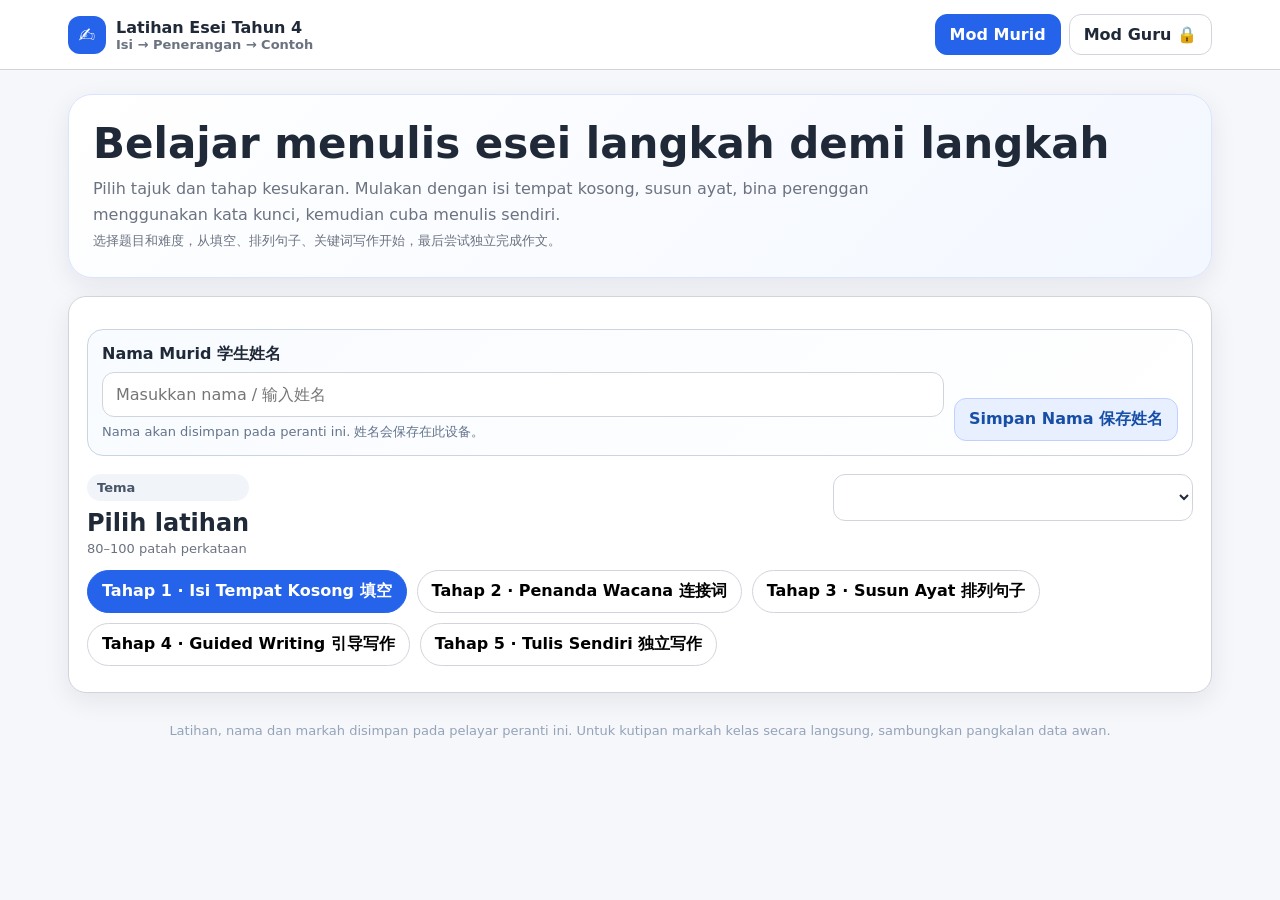
<file: latihan_esei_tahun4_interaktif_v9_teacher_pin.html>
<!DOCTYPE html>
<html lang="ms">
<head>
<meta charset="UTF-8" />
<meta name="viewport" content="width=device-width, initial-scale=1.0" />
<title>Latihan Esei Tahun 4</title>
<style>
:root{--bg:#f6f7fb;--card:#fff;--ink:#1f2937;--muted:#6b7280;--line:#d1d5db;--accent:#2563eb;--accent-soft:#e8f0ff;--ok:#15803d;--bad:#b91c1c;--shadow:0 8px 26px rgba(17,24,39,.08);--radius:18px}
*{box-sizing:border-box} body{margin:0;font-family:Inter,ui-sans-serif,system-ui,-apple-system,BlinkMacSystemFont,"Segoe UI",Arial,sans-serif;background:var(--bg);color:var(--ink)}
button,input,textarea,select{font:inherit} button{cursor:pointer}
.topbar{position:sticky;top:0;z-index:20;background:rgba(255,255,255,.95);backdrop-filter:blur(10px);border-bottom:1px solid var(--line)}
.topbar-inner{max-width:1180px;margin:auto;padding:14px 18px;display:flex;align-items:center;gap:12px;justify-content:space-between}
.brand{display:flex;align-items:center;gap:10px;font-weight:800}.brand-badge{width:38px;height:38px;border-radius:12px;background:var(--accent);color:#fff;display:grid;place-items:center;font-size:20px}
.mode-switch{display:flex;gap:8px;flex-wrap:wrap}.btn{border:1px solid var(--line);background:#fff;color:var(--ink);padding:10px 14px;border-radius:12px;font-weight:700}.btn.primary{background:var(--accent);border-color:var(--accent);color:#fff}.btn.soft{background:var(--accent-soft);border-color:#bfd1ff;color:#174ea6}.btn.good{background:#ecfdf3;border-color:#bbf7d0;color:#166534}.btn.danger{background:#fff1f2;border-color:#fecdd3;color:#9f1239}
.container{max-width:1180px;margin:0 auto;padding:24px 18px 64px}.hero{background:linear-gradient(135deg,#fff,#f3f7ff);border:1px solid #dbe4ff;border-radius:24px;padding:24px;box-shadow:var(--shadow);margin-bottom:18px}.hero h1{margin:0 0 8px;font-size:clamp(28px,4vw,42px)}.hero p{margin:0;color:var(--muted);max-width:820px;line-height:1.6}
.grid{display:grid;grid-template-columns:repeat(12,1fr);gap:18px}.card{grid-column:span 12;background:var(--card);border:1px solid var(--line);border-radius:var(--radius);padding:18px;box-shadow:var(--shadow)}.card h2,.card h3{margin-top:0}
.teacher{display:none}body.teacher-mode .teacher{display:block}body.teacher-mode .student{display:none}
.label{display:block;font-weight:800;margin:10px 0 7px}input[type="text"],textarea,select{width:100%;border:1px solid var(--line);border-radius:12px;padding:12px 13px;background:#fff;color:var(--ink);outline:none}textarea{min-height:160px;resize:vertical;line-height:1.6}.row{display:flex;gap:10px;align-items:center;flex-wrap:wrap}.row>*{flex:1}.small{font-size:13px;color:var(--muted)}
  .zh-help{font-size:13px;color:#64748b;font-weight:600}.note{padding:12px 14px;border-radius:12px;background:#f9fafb;border:1px dashed #cbd5e1;color:#475569;line-height:1.55}
.tabs{display:flex;gap:10px;flex-wrap:wrap;margin:14px 0 8px}.tab{border:1px solid var(--line);background:#fff;padding:10px 14px;border-radius:999px;font-weight:800}.tab.active{background:var(--accent);border-color:var(--accent);color:#fff}.exercise-head{display:flex;justify-content:space-between;align-items:flex-start;gap:16px;flex-wrap:wrap}.pill{padding:6px 10px;border-radius:999px;background:#f1f5f9;color:#475569;font-size:13px;font-weight:800}
.paragraph{border:1px solid #e5e7eb;border-radius:14px;padding:14px;margin:12px 0;line-height:1.9;background:#fff}.paragraph.indent{padding-left:34px}
.blank{
  display:inline-flex;align-items:center;justify-content:center;vertical-align:middle;
  min-width:135px;min-height:34px;padding:3px 9px;margin:2px 4px;
  border:2px dashed #64748b;border-radius:9px;background:#f8fafc;
  text-align:center;color:#111827;font-weight:800;transition:.15s ease
}
.blank.drop-hover{border-color:#2563eb;background:#eaf2ff;transform:scale(1.02)}
.blank.filled{border-style:solid;border-color:#93c5fd;background:#eff6ff}
.answer-bank{display:flex;flex-wrap:wrap;gap:8px;padding:12px;border:1px solid #dbeafe;background:#f8fbff;border-radius:14px}
.answer-chip{
  padding:9px 11px;border:1px solid #bfd1ff;background:#fff;border-radius:10px;
  font-weight:700;cursor:grab;user-select:none;touch-action:manipulation;transition:.15s ease
}
.answer-chip:active{cursor:grabbing;transform:scale(.98)}
.answer-chip.dragging{opacity:.5}
.answer-chip.used{opacity:.38;background:#f1f5f9;border-style:dashed}
.answer-chip.selected{outline:3px solid #93c5fd;background:#eff6ff}

.sentence-list{display:grid;gap:10px}.sentence{border:1px solid var(--line);padding:12px 14px;border-radius:12px;background:#fff;display:flex;align-items:flex-start;gap:10px}.sentence.dragging{opacity:.45}.handle{user-select:none;color:#64748b;font-weight:900;padding-top:2px}.num{min-width:32px;height:32px;border-radius:10px;display:grid;place-items:center;background:#eef2ff;color:#3730a3;font-weight:900}
.keyword-box{padding:12px 14px;border-radius:12px;background:#f8fafc;border:1px dashed #cbd5e1;margin:10px 0}.keyword-box b{display:block;margin-bottom:6px}.writing-area{width:100%;min-height:260px;background:repeating-linear-gradient(to bottom,transparent 0,transparent 31px,#d1d5db 32px);line-height:32px;padding:0 10px;border:1px solid var(--line);border-radius:14px;resize:vertical}.status{margin-top:12px;padding:10px 12px;border-radius:12px;display:none;font-weight:800}.status.show{display:block}.status.ok{background:#ecfdf5;color:#166534;border:1px solid #bbf7d0}.status.bad{background:#fff1f2;color:#9f1239;border:1px solid #fecdd3}
.library{display:grid;grid-template-columns:repeat(auto-fit,minmax(250px,1fr));gap:12px}.essay-card{border:1px solid var(--line);border-radius:16px;padding:14px;background:#fff}.essay-card h3{margin:0 0 8px}.essay-card p{margin:0 0 12px;color:var(--muted);font-size:14px}.scorebox{display:grid;grid-template-columns:repeat(3,1fr);gap:10px;margin-top:12px}.scoreitem{background:#f8fafc;border:1px solid #e5e7eb;border-radius:12px;padding:10px;text-align:center}.scoreitem strong{font-size:20px;display:block}
.student-profile{
  margin:14px 0 18px;padding:14px;border:1px solid #cbd5e1;border-radius:16px;
  background:linear-gradient(135deg,#f8fbff,#fff)
}
.student-profile-grid{
  display:grid;grid-template-columns:minmax(180px,1fr) auto;gap:10px;align-items:end
}
.student-name-status{font-size:13px;color:#64748b;margin-top:6px}
.grade-panel{
  margin-top:14px;border:1px solid #cbd5e1;border-radius:16px;padding:14px;background:#fff
}
.grade-total{
  display:flex;align-items:center;gap:14px;flex-wrap:wrap;margin-bottom:12px
}
.grade-circle{
  width:86px;height:86px;border-radius:50%;display:grid;place-items:center;
  background:#eef4ff;border:8px solid #dbeafe;font-weight:900;font-size:24px;color:#174ea6
}
.grade-summary h3{margin:0 0 4px}
.rubric-grid{display:grid;grid-template-columns:repeat(auto-fit,minmax(160px,1fr));gap:9px}
.rubric-item{border:1px solid #e5e7eb;border-radius:12px;padding:10px;background:#f8fafc}
.rubric-item strong{display:block;font-size:18px;margin-bottom:3px}
.feedback-list{margin:12px 0 0;padding-left:20px;line-height:1.6}
.result-table-wrap{overflow:auto}
.result-table{width:100%;border-collapse:collapse;font-size:14px}
.result-table th,.result-table td{border-bottom:1px solid #e5e7eb;padding:9px 8px;text-align:left;white-space:nowrap}
.result-table th{background:#f8fafc}

.cloud-box{
  margin-top:16px;padding:14px;border:1px solid #cbd5e1;border-radius:16px;
  background:linear-gradient(135deg,#f8fbff,#ffffff)
}
.cloud-status{
  margin-top:8px;padding:9px 11px;border-radius:10px;background:#f8fafc;
  border:1px solid #e5e7eb;font-size:13px;color:#475569
}
.cloud-status.ok{background:#ecfdf5;border-color:#bbf7d0;color:#166534}
.cloud-status.bad{background:#fff1f2;border-color:#fecdd3;color:#9f1239}

.grade-btn{background:#0f766e!important;border-color:#0f766e!important;color:white!important}
@media(max-width:620px){
  .student-profile-grid{grid-template-columns:1fr}
}


.pin-modal{
  position:fixed;inset:0;z-index:1000;background:rgba(15,23,42,.55);
  display:none;align-items:center;justify-content:center;padding:18px
}
.pin-modal.show{display:flex}
.pin-card{
  width:min(420px,100%);background:#fff;border-radius:20px;padding:20px;
  box-shadow:0 24px 80px rgba(15,23,42,.28);border:1px solid #dbe3ef
}
.pin-card h3{margin:0 0 8px}
.pin-card p{margin:0 0 14px;color:#64748b;line-height:1.5}
.pin-row{display:flex;gap:9px;align-items:center}
.pin-input{
  flex:1;text-align:center;letter-spacing:.25em;font-size:20px;font-weight:800
}
.security-box{
  border:1px solid #cbd5e1;border-radius:16px;padding:14px;background:#fbfdff
}
.security-status{
  margin-top:8px;font-size:13px;color:#64748b
}

.footer-note{text-align:center;color:#94a3b8;font-size:13px;margin-top:30px}
  .image-upload-box{
    border:1px dashed #b7c5d8;border-radius:14px;padding:12px;background:#f8fbff;margin-top:8px
  }
  .image-upload-box input[type="file"]{width:100%}
  .image-preview{
    margin-top:12px;border:1px solid var(--line);border-radius:14px;padding:8px;background:#fff
  }
  .image-preview img{
    display:block;max-width:100%;max-height:280px;margin:auto;object-fit:contain;border-radius:10px
  }
  .essay-image-wrap{
    margin:14px 0 16px;border:1px solid var(--line);border-radius:16px;padding:10px;background:#fff;
    text-align:center
  }
  .essay-image-wrap img{
    display:block;width:auto;max-width:100%;max-height:440px;margin:auto;object-fit:contain;border-radius:10px
  }
  .thumb{
    width:100%;height:110px;object-fit:cover;border-radius:10px;border:1px solid #e5e7eb;margin-bottom:10px
  }

  .hidden{display:none!important}
@media(min-width:900px){.span-5{grid-column:span 5}.span-7{grid-column:span 7}.span-6{grid-column:span 6}}
</style>
</head>
<body>
<header class="topbar"><div class="topbar-inner"><div class="brand"><div class="brand-badge">✍️</div><div><div>Latihan Esei Tahun 4</div><div class="small">Isi → Penerangan → Contoh</div></div></div><div class="mode-switch"><button class="btn primary" id="studentModeBtn">Mod Murid</button><button class="btn" id="teacherModeBtn">Mod Guru 🔒</button></div></div></header>
<main class="container">
<section class="hero student"><h1>Belajar menulis esei langkah demi langkah</h1><p>Pilih tajuk dan tahap kesukaran. Mulakan dengan isi tempat kosong, susun ayat, bina perenggan menggunakan kata kunci, kemudian cuba menulis sendiri.<br><span class="small">选择题目和难度，从填空、排列句子、关键词写作开始，最后尝试独立完成作文。</span></p></section>
<section class="grid teacher">
<div class="card span-5"><h2>Bina latihan daripada esei</h2><label class="label">Tajuk esei</label><input type="text" id="essayTitle" placeholder="Contoh: Sambutan Hari Ibu"/><label class="label">Esei</label><textarea id="essayInput" placeholder="Gunakan **perkataan atau frasa tebal** untuk menentukan tempat kosong.\n\nPisahkan setiap perenggan dengan satu baris kosong."></textarea>
<label class="label">Grafik / Imej Esei</label>
<div class="image-upload-box">
  <input type="file" id="essayImageInput" accept="image/png,image/jpeg,image/webp,image/gif" />
  <div class="small" style="margin-top:6px">Muat naik satu grafik yang berkaitan dengan esei. 图片将显示在学生练习上方。</div>
  <div id="essayImagePreview" class="image-preview hidden">
    <img id="essayImagePreviewImg" alt="Pratonton grafik esei">
    <div class="row" style="margin-top:8px">
      <button type="button" class="btn danger" id="removeImageBtn">Buang Imej 删除图片</button>
    </div>
  </div>
</div>
<div class="note"><b>Cara bina soalan:</b><br>Letakkan <b>**</b> sebelum dan selepas perkataan/frasa yang mahu dikosongkan. Contoh: Kami <b>**membuat kad ucapan**</b> untuk ibu.</div><div class="row" style="margin-top:12px"><button class="btn primary" id="buildBtn">Hasilkan Latihan</button><button class="btn soft" id="demoBtn">Muat Demo</button></div></div>
<div class="card span-7"><h2>Tetapan latihan</h2><div class="row"><div><label class="label">Tema</label><input id="themeInput" type="text" placeholder="Contoh: Tema 1 – Harmoni Sentiasa"></div><div><label class="label">Panjang sasaran</label><select id="wordTarget"><option>80–100 patah perkataan</option><option>60–80 patah perkataan</option><option>100–120 patah perkataan</option></select></div></div><h3 style="margin-top:18px">Tahap automatik</h3><div class="note"><b>Tahap 1:</b> Isi tempat kosong berdasarkan frasa bertanda ** **.<br><b>Tahap 2:</b> Penanda wacana — pilih penanda yang sesuai untuk setiap perenggan.<br><b>Tahap 3:</b> Susun ayat secara seret dan lepas.<br><b>Tahap 4:</b> Guided writing menggunakan kata kunci setiap perenggan.<br><b>Tahap 5:</b> Tulis sendiri dengan kiraan perkataan, perenggan dan penanda wacana.</div><div class="row" style="margin-top:12px"><button class="btn good" id="saveEssayBtn">Simpan ke Peranti</button><button class="btn" id="exportBtn">Eksport JSON</button><label class="btn" style="text-align:center">Import JSON<input id="importInput" type="file" accept=".json" hidden></label></div></div>
</section>
<section class="card student">
<div class="student-profile">
  <div class="student-profile-grid">
    <div>
      <label class="label" style="margin-top:0">Nama Murid 学生姓名</label>
      <input id="studentNameInput" type="text" autocomplete="name" placeholder="Masukkan nama / 输入姓名">
      <div id="studentNameStatus" class="student-name-status">Nama akan disimpan pada peranti ini. 姓名会保存在此设备。</div>
    </div>
    <button class="btn soft" id="saveStudentNameBtn">Simpan Nama 保存姓名</button>
  </div>
</div>
<div class="exercise-head"><div><div class="pill" id="themePill">Tema</div><h2 id="studentTitle" style="margin:8px 0 4px">Pilih latihan</h2><div class="small" id="targetText">80–100 patah perkataan</div></div><select id="essaySelect" style="max-width:360px"></select></div><div class="tabs" id="levelTabs"><button class="tab active" data-level="1">Tahap 1 · Isi Tempat Kosong 填空</button><button class="tab" data-level="2">Tahap 2 · Penanda Wacana 连接词</button><button class="tab" data-level="3">Tahap 3 · Susun Ayat 排列句子</button><button class="tab" data-level="4">Tahap 4 · Guided Writing 引导写作</button><button class="tab" data-level="5">Tahap 5 · Tulis Sendiri 独立写作</button></div><div id="exerciseArea"></div></section>
<section class="card teacher">
  <h2>Senarai latihan tersimpan</h2>
  <div id="teacherLibrary" class="library"></div>
</section>
<section class="card teacher">
  <h2>Keselamatan Mod Guru 🔒</h2>
  <div class="security-box">
    <div class="note">
      PIN lalai: <b>1234</b>. Tukar PIN selepas kali pertama menggunakan laman.
      <br><span class="small">默认 PIN：1234。建议首次使用后立即更改。</span>
    </div>

    <div class="row" style="margin-top:12px">
      <div>
        <label class="label">PIN Baharu</label>
        <input id="newTeacherPinInput" type="password" inputmode="numeric" maxlength="12" placeholder="4–12 digit">
      </div>
      <div>
        <label class="label">Sahkan PIN</label>
        <input id="confirmTeacherPinInput" type="password" inputmode="numeric" maxlength="12" placeholder="Ulang PIN">
      </div>
    </div>

    <div class="row" style="margin-top:10px">
      <button class="btn primary" id="changeTeacherPinBtn">Tukar PIN</button>
      <button class="btn danger" id="lockTeacherModeBtn">Kunci Mod Guru</button>
    </div>

    <div id="teacherSecurityStatus" class="security-status">
      Mod Guru akan terkunci secara automatik selepas 10 minit tanpa aktiviti.
    </div>
  </div>
</section>
<section class="card teacher">
  <h2>Google Sheets Live Sync</h2>
  <div class="note">
    Sambungkan laman ini kepada Google Apps Script Web App. Selepas disambungkan, markah Guided Writing dan Tulis Sendiri akan dihantar ke Google Sheets secara automatik.
    <br><span class="small">连接后，学生的姓名、作文、分数和时间会自动发送到 Google Sheets。</span>
  </div>
  <div class="cloud-box">
    <label class="label">Apps Script Web App URL</label>
    <input id="sheetEndpointInput" type="text" placeholder="https://script.google.com/macros/s/...../exec">
    <div class="row" style="margin-top:10px">
      <button class="btn primary" id="saveSheetEndpointBtn">Simpan Sambungan</button>
      <button class="btn" id="testSheetEndpointBtn">Hantar Rekod Ujian</button>
      <button class="btn danger" id="clearSheetEndpointBtn">Putus Sambungan</button>
    </div>
    <div id="sheetCloudStatus" class="cloud-status">Belum disambungkan.</div>
  </div>
</section>
<section class="card teacher">
  <div class="exercise-head">
    <div>
      <h2 style="margin-bottom:4px">Rekod Markah Murid</h2>
      <div class="small">Rekod pada peranti ini sahaja. 可查看此设备上的作答记录。</div>
    </div>
    <div class="row" style="flex:0 0 auto">
      <button class="btn" id="exportResultsBtn">Eksport CSV</button>
      <button class="btn danger" id="clearResultsBtn">Padam Rekod</button>
    </div>
  </div>
  <div id="resultsTable" class="result-table-wrap" style="margin-top:12px"></div>
</section>
<div class="footer-note">Latihan, nama dan markah disimpan pada pelayar peranti ini. Untuk kutipan markah kelas secara langsung, sambungkan pangkalan data awan.</div>
</main>
<script>
const STORAGE_KEY='esei_t4_library_v1';
const RESULT_KEY='esei_t4_results_v1';
const STUDENT_NAME_KEY='esei_t4_student_name_v1';
const SHEET_ENDPOINT_KEY='esei_t4_sheet_endpoint_v1';
const TEACHER_PIN_HASH_KEY='esei_t4_teacher_pin_hash_v1';
const DEFAULT_TEACHER_PIN='1234';
const TEACHER_IDLE_MS=10*60*1000;
let teacherUnlocked=false,teacherIdleTimer=null,teacherFailedAttempts=0,teacherLockUntil=0;
let library=[],currentLevel=1,currentId=null,pendingImageData='',results=[];
function uid(){return'e_'+Date.now().toString(36)+Math.random().toString(36).slice(2,7)}
function escapeHtml(str=''){return str.replace(/[&<>"']/g,c=>({'&':'&amp;','<':'&lt;','>':'&gt;','"':'&quot;',"'":'&#039;'}[c]))}




async function sha256Hex(value){
  const data=new TextEncoder().encode(String(value));
  const hash=await crypto.subtle.digest('SHA-256',data);
  return [...new Uint8Array(hash)].map(b=>b.toString(16).padStart(2,'0')).join('');
}
async function getTeacherPinHash(){
  let hash=localStorage.getItem(TEACHER_PIN_HASH_KEY);
  if(!hash){
    hash=await sha256Hex(DEFAULT_TEACHER_PIN);
    localStorage.setItem(TEACHER_PIN_HASH_KEY,hash);
  }
  return hash;
}
function showTeacherPinModal(){
  const now=Date.now();
  const modal=document.getElementById('teacherPinModal');
  const msg=document.getElementById('teacherPinMessage');
  const input=document.getElementById('teacherPinInput');
  if(now<teacherLockUntil){
    const sec=Math.ceil((teacherLockUntil-now)/1000);
    msg.textContent=`Terlalu banyak percubaan. Cuba lagi dalam ${sec} saat.`;
  }else{
    msg.textContent='PIN lalai: 1234';
  }
  input.value='';
  modal.classList.add('show');
  modal.setAttribute('aria-hidden','false');
  setTimeout(()=>input.focus(),60);
}
function hideTeacherPinModal(){
  const modal=document.getElementById('teacherPinModal');
  modal.classList.remove('show');
  modal.setAttribute('aria-hidden','true');
}
function resetTeacherIdleTimer(){
  if(!teacherUnlocked)return;
  clearTimeout(teacherIdleTimer);
  teacherIdleTimer=setTimeout(()=>{
    lockTeacherMode('Mod Guru dikunci selepas 10 minit tanpa aktiviti.');
  },TEACHER_IDLE_MS);
}
function enterTeacherMode(){
  teacherUnlocked=true;
  document.body.classList.add('teacher-mode');
  document.getElementById('teacherModeBtn').classList.add('primary');
  document.getElementById('studentModeBtn').classList.remove('primary');
  hideTeacherPinModal();
  resetTeacherIdleTimer();
}
function lockTeacherMode(message='Mod Guru telah dikunci.'){
  teacherUnlocked=false;
  clearTimeout(teacherIdleTimer);
  document.body.classList.remove('teacher-mode');
  document.getElementById('studentModeBtn').classList.add('primary');
  document.getElementById('teacherModeBtn').classList.remove('primary');
  const st=document.getElementById('teacherSecurityStatus');
  if(st)st.textContent=message;
}
async function verifyTeacherPin(){
  const input=document.getElementById('teacherPinInput');
  const msg=document.getElementById('teacherPinMessage');
  const pin=input.value.trim();
  const now=Date.now();

  if(now<teacherLockUntil){
    const sec=Math.ceil((teacherLockUntil-now)/1000);
    msg.textContent=`Tunggu ${sec} saat sebelum cuba semula.`;
    return;
  }

  if(!/^\d{4,12}$/.test(pin)){
    msg.textContent='PIN mesti mengandungi 4 hingga 12 digit.';
    return;
  }

  const expected=await getTeacherPinHash();
  const actual=await sha256Hex(pin);

  if(actual===expected){
    teacherFailedAttempts=0;
    enterTeacherMode();
    return;
  }

  teacherFailedAttempts++;
  if(teacherFailedAttempts>=5){
    teacherLockUntil=Date.now()+30000;
    teacherFailedAttempts=0;
    msg.textContent='5 percubaan gagal. Mod Guru dikunci selama 30 saat.';
  }else{
    msg.textContent=`PIN salah. Percubaan ${teacherFailedAttempts}/5.`;
  }
}
async function changeTeacherPin(){
  const a=document.getElementById('newTeacherPinInput').value.trim();
  const b=document.getElementById('confirmTeacherPinInput').value.trim();
  const st=document.getElementById('teacherSecurityStatus');

  if(!/^\d{4,12}$/.test(a)){
    st.textContent='PIN baharu mesti mengandungi 4 hingga 12 digit.';
    return;
  }
  if(a!==b){
    st.textContent='PIN baharu dan pengesahan tidak sepadan.';
    return;
  }
  localStorage.setItem(TEACHER_PIN_HASH_KEY,await sha256Hex(a));
  document.getElementById('newTeacherPinInput').value='';
  document.getElementById('confirmTeacherPinInput').value='';
  st.textContent='PIN guru berjaya ditukar.';
}

function getSheetEndpoint(){
  return (localStorage.getItem(SHEET_ENDPOINT_KEY)||'').trim();
}
function setCloudStatus(message,type=''){
  const el=document.getElementById('sheetCloudStatus');
  if(!el)return;
  el.textContent=message;
  el.className='cloud-status'+(type?' '+type:'');
}
function cloudPayload(record,grade){
  return {
    timestamp:new Date().toISOString(),
    name:record.name||'',
    title:record.title||'',
    mode:record.mode||'',
    score:String(record.score??''),
    words:String(record.words??''),
    paragraphs:String(grade?.paras??''),
    links:String(grade?.links??''),
    band:grade?.band||'',
    essay:record.text||''
  };
}
async function sendToGoogleSheet(record,grade,{silent=false}={}){
  const endpoint=getSheetEndpoint();
  if(!endpoint){
    if(!silent)setCloudStatus('Belum disambungkan. Masukkan Apps Script Web App URL.','bad');
    return {ok:false,reason:'missing'};
  }

  const params=new URLSearchParams(cloudPayload(record,grade));
  try{
    // no-cors avoids Apps Script redirect/CORS issues on static GitHub Pages.
    await fetch(endpoint,{
      method:'POST',
      mode:'no-cors',
      headers:{'Content-Type':'application/x-www-form-urlencoded;charset=UTF-8'},
      body:params.toString(),
      keepalive:true
    });
    if(!silent)setCloudStatus('Rekod telah dihantar ke Google Sheets.','ok');
    return {ok:true};
  }catch(err){
    if(!silent)setCloudStatus('Gagal menghantar rekod. Semak URL Web App dan sambungan Internet.','bad');
    return {ok:false,reason:String(err)};
  }
}

function getStudentName(){
  return (document.getElementById('studentNameInput')?.value||localStorage.getItem(STUDENT_NAME_KEY)||'').trim();
}
function requireStudentName(){
  const name=getStudentName();
  if(name)return name;
  const input=document.getElementById('studentNameInput');
  if(input){input.focus();input.style.borderColor='#b91c1c';}
  alert('Sila masukkan nama murid terlebih dahulu. 请输入学生姓名。');
  return '';
}
function loadResults(){
  try{results=JSON.parse(localStorage.getItem(RESULT_KEY)||'[]');}
  catch{results=[];}
}
function persistResults(){
  localStorage.setItem(RESULT_KEY,JSON.stringify(results));
}
function parseTargetRange(target='80–100 patah perkataan'){
  const nums=(target.match(/\d+/g)||[]).map(Number);
  if(nums.length>=2)return [nums[0],nums[1]];
  if(nums.length===1)return [Math.max(0,nums[0]-10),nums[0]+10];
  return [80,100];
}
function normalizeText(s=''){
  return s.toLowerCase()
    .normalize('NFD').replace(/[\u0300-\u036f]/g,'')
    .replace(/[^\p{L}\p{N}\s]/gu,' ')
    .replace(/\s+/g,' ').trim();
}
function keyPhrasesFromModel(ex){
  const bold=[...ex.text.matchAll(/\*\*(.+?)\*\*/g)].map(m=>m[1].trim());
  if(bold.length)return bold;
  return paragraphsFromEssay(ex.text)
    .slice(1,-1)
    .flatMap(p=>keywordizeParagraph(p))
    .filter(x=>x.split(/\s+/).length>=2)
    .slice(0,8);
}
function phraseCoverage(ex,text){
  const phrases=keyPhrasesFromModel(ex);
  if(!phrases.length)return {score:20,hit:0,total:0};
  const low=normalizeText(text);
  let hit=0;
  phrases.forEach(p=>{
    const words=normalizeText(p).split(' ').filter(w=>w.length>2);
    const threshold=Math.max(1,Math.ceil(words.length*.55));
    const matched=words.filter(w=>low.includes(w)).length;
    if(matched>=threshold)hit++;
  });
  return {score:Math.round(20*hit/phrases.length),hit,total:phrases.length};
}
function languageBasicsScore(text){
  const trimmed=text.trim();
  if(!trimmed)return 0;
  const sentences=trimmed.split(/[.!?]+/).map(x=>x.trim()).filter(Boolean);
  let score=0;
  const firstChar=trimmed.match(/[A-Za-zÀ-ž]/)?.[0];
  if(firstChar && firstChar===firstChar.toUpperCase())score+=4;
  const ended=(/[.!?]\s*$/.test(trimmed));
  if(ended)score+=4;
  if(sentences.length>=6)score+=4;
  const caps=sentences.filter(s=>/^[A-ZÀ-Ž]/.test(s)).length;
  if(sentences.length && caps/sentences.length>=.7)score+=4;
  const punctuation=(trimmed.match(/[,.!?]/g)||[]).length;
  if(punctuation>=Math.max(5,Math.floor(sentences.length*.8)))score+=4;
  return Math.min(20,score);
}
function gradeEssay(ex,text,mode){
  const words=countWords(text);
  const paras=text.trim()?text.split(/\n\s*\n/).map(x=>x.trim()).filter(Boolean).length:0;
  const links=countLinks(text);
  const [minW,maxW]=parseTargetRange(ex.target);

  let lengthScore=20;
  if(words<minW){
    const ratio=words/Math.max(1,minW);
    lengthScore=Math.max(0,Math.round(20*ratio));
  }else if(words>maxW){
    const over=(words-maxW)/Math.max(1,maxW);
    lengthScore=Math.max(8,Math.round(20*(1-Math.min(.6,over))));
  }

  // Guided writing accepts 4 paragraphs; independent writing expects 5.
  const targetParas=mode==='guided'?4:5;
  const structureScore=Math.min(20,Math.round(20*Math.min(paras,targetParas)/targetParas));
  const linkTarget=mode==='guided'?3:4;
  const discourseScore=Math.min(20,Math.round(20*Math.min(links,linkTarget)/linkTarget));
  const content=phraseCoverage(ex,text);
  const languageScore=languageBasicsScore(text);

  const total=Math.round(lengthScore+structureScore+discourseScore+content.score+languageScore);
  const band=total>=85?'Cemerlang 优秀':total>=70?'Baik 良好':total>=55?'Memuaskan 尚可':'Perlu Bimbingan 需要辅导';

  const feedback=[];
  if(words<minW)feedback.push(`Tambah isi. Sasaran ${minW}–${maxW} patah perkataan.`);
  else if(words>maxW)feedback.push(`Ringkaskan sedikit. Sasaran ${minW}–${maxW} patah perkataan.`);
  else feedback.push('Panjang karangan menepati sasaran.');

  if(paras<targetParas)feedback.push(`Asingkan idea kepada sekurang-kurangnya ${targetParas} perenggan.`);
  else feedback.push('Pembahagian perenggan baik.');

  if(links<linkTarget)feedback.push('Gunakan lebih banyak penanda wacana yang sesuai.');
  else feedback.push('Penanda wacana digunakan dengan baik.');

  if(content.total && content.hit<Math.ceil(content.total*.6))
    feedback.push('Masukkan lebih banyak isi penting daripada grafik atau kata kunci.');
  else feedback.push('Isi utama dapat dikembangkan.');

  if(languageScore<12)feedback.push('Semak huruf besar dan tanda baca.');

  return {
    total,band,words,paras,links,
    rubric:{
      'Panjang karangan':lengthScore,
      'Struktur perenggan':structureScore,
      'Penanda wacana':discourseScore,
      'Isi penting':content.score,
      'Bahasa asas':languageScore
    },
    feedback
  };
}
function gradePanelHtml(g){
  return `<div class="grade-panel">
    <div class="grade-total">
      <div class="grade-circle">${g.total}<span style="font-size:13px">/100</span></div>
      <div class="grade-summary">
        <h3>${g.band}</h3>
        <div class="small">${g.words} patah perkataan · ${g.paras} perenggan · ${g.links} penanda wacana</div>
        <div class="small">这是自动结构评分，用于练习与即时反馈。</div>
      </div>
    </div>
    <div class="rubric-grid">
      ${Object.entries(g.rubric).map(([k,v])=>`<div class="rubric-item"><strong>${v}/20</strong>${k}</div>`).join('')}
    </div>
    <ul class="feedback-list">${g.feedback.map(f=>`<li>${escapeHtml(f)}</li>`).join('')}</ul>
  </div>`;
}
function saveWritingResult(ex,mode,text,grade){
  const name=requireStudentName();
  if(!name)return false;
  const record={
    id:'r_'+Date.now().toString(36),
    name,
    essayId:ex.id,
    title:ex.title,
    mode:mode==='guided'?'Guided Writing':'Tulis Sendiri',
    score:grade.total,
    words:grade.words,
    text,
    createdAt:new Date().toISOString()
  };
  results.unshift(record);
  if(results.length>300)results=results.slice(0,300);
  persistResults();
  renderResults();

  // Send a copy to Google Sheets when a Web App endpoint is configured.
  if(getSheetEndpoint()){
    sendToGoogleSheet(record,grade,{silent:true});
  }
  return true;
}
function renderResults(){
  const box=document.getElementById('resultsTable');
  if(!box)return;
  if(!results.length){
    box.innerHTML='<div class="note">Belum ada rekod markah.</div>';
    return;
  }
  box.innerHTML=`<table class="result-table">
    <thead><tr><th>Murid</th><th>Latihan</th><th>Mod</th><th>Markah</th><th>Perkataan</th><th>Masa</th></tr></thead>
    <tbody>${results.map(r=>`<tr>
      <td>${escapeHtml(r.name)}</td>
      <td>${escapeHtml(r.title)}</td>
      <td>${escapeHtml(r.mode)}</td>
      <td><b>${r.score}/100</b></td>
      <td>${r.words}</td>
      <td>${new Date(r.createdAt).toLocaleString('ms-MY')}</td>
    </tr>`).join('')}</tbody>
  </table>`;
}
function csvEscape(v){
  const s=String(v??'');
  return '"'+s.replace(/"/g,'""')+'"';
}

function essayImageHtml(ex){
  if(!ex||!ex.image)return'';
  return `<div class="essay-image-wrap"><img src="${ex.image}" alt="Grafik esei"></div>`;
}
function setImagePreview(data){
  pendingImageData=data||'';
  const wrap=document.getElementById('essayImagePreview');
  const img=document.getElementById('essayImagePreviewImg');
  if(!wrap||!img)return;
  if(pendingImageData){
    img.src=pendingImageData;
    wrap.classList.remove('hidden');
  }else{
    img.removeAttribute('src');
    wrap.classList.add('hidden');
  }
}
function resizeImageFile(file){
  return new Promise((resolve,reject)=>{
    const reader=new FileReader();
    reader.onload=()=>{
      const im=new Image();
      im.onload=()=>{
        const maxSide=1400;
        let w=im.width,h=im.height;
        if(Math.max(w,h)>maxSide){
          const s=maxSide/Math.max(w,h);
          w=Math.round(w*s); h=Math.round(h*s);
        }
        const canvas=document.createElement('canvas');
        canvas.width=w; canvas.height=h;
        const ctx=canvas.getContext('2d');
        ctx.fillStyle='#fff'; ctx.fillRect(0,0,w,h);
        ctx.drawImage(im,0,0,w,h);
        try{
          resolve(canvas.toDataURL('image/webp',0.88));
        }catch{
          resolve(canvas.toDataURL('image/jpeg',0.9));
        }
      };
      im.onerror=reject;
      im.src=reader.result;
    };
    reader.onerror=reject;
    reader.readAsDataURL(file);
  });
}

function parseBold(text){const answers=[];const html=escapeHtml(text).replace(/\*\*(.+?)\*\*/g,(_,a)=>{answers.push(a);return`<span class="blank" data-answer="${escapeHtml(a)}"></span>`});return{html,answers}}
function stripMarkdown(text){return text.replace(/\*\*(.+?)\*\*/g,'$1')}
function sentencesFromEssay(text){const plain=stripMarkdown(text).replace(/\n+/g,' ');return plain.match(/[^.!?]+[.!?]+|[^.!?]+$/g)?.map(s=>s.trim()).filter(Boolean)||[]}
function paragraphsFromEssay(text){return text.split(/\n\s*\n/).map(p=>p.trim()).filter(Boolean)}
const PENANDA_WACANA=['Pertama sekali','Mula-mula','Pertama','Antara aktivitinya ialah','Seterusnya','Kemudian','Selepas itu','Selain itu','Di samping itu','Akhir sekali','Akhirnya','Kesimpulannya'];
function getPenandaData(text){
  const pars=paragraphsFromEssay(text).map(stripMarkdown);
  const ordered=[...PENANDA_WACANA].sort((a,b)=>b.length-a.length);
  const escaped=ordered.map(x=>x.replace(/[.*+?^${}()|[\]\\]/g,'\\$&')).join('|');
  const re=new RegExp('^\\s*('+escaped+')(,)?\\s*','i');
  return pars.map((p,i)=>{
    const m=p.match(re);
    if(!m)return{paragraph:p,index:i,answer:null,comma:false,rest:p};
    return{paragraph:p,index:i,answer:m[1],comma:!!m[2],rest:p.slice(m[0].length)};
  });
}
function keywordizeParagraph(p){const clean=stripMarkdown(p);const bold=[...p.matchAll(/\*\*(.+?)\*\*/g)].map(m=>m[1]);if(bold.length)return bold;const parts=clean.split(/[,.!?;:]+/).map(x=>x.trim()).filter(Boolean);return parts.map(part=>{const w=part.split(/\s+/);return w.length<=7?part:w.slice(0,5).join(' ')}).slice(0,5)}
function loadLibrary(){try{library=JSON.parse(localStorage.getItem(STORAGE_KEY)||'[]')}catch{library=[]}if(!library.length){library=[{id:uid(),title:'Sambutan Hari Ibu',theme:'Tema 1 – Harmoni Sentiasa',target:'80–100 patah perkataan',text:`Pada hari Ahad yang lalu, keluarga saya **menyambut Hari Ibu** di rumah. Kami berasa sangat gembira kerana dapat meraikannya bersama-sama.\n\nMula-mula, saya dan adik **membuat kad ucapan** sebagai tanda kasih sayang. Kami **menghias kad itu dengan cantik** sebelum memberikannya kepada ibu.\n\nSeterusnya, kami **menyediakan sarapan** untuk menggembirakan ibu. Saya **membantu ayah menyediakan makanan** dan menyusunnya di atas meja.\n\nSelain itu, kami **memberikan hadiah** kepada ibu serta mengucapkan terima kasih atas segala jasanya. Kami **memeluk ibu dengan penuh kasih sayang**.\n\nKesimpulannya, kami berasa sangat gembira kerana dapat membalas jasa ibu. Sambutan itu **menjadi kenangan manis buat keluarga kami**.`}];persist()}currentId=library[0]?.id||null;
  loadResults();
  renderAll();
  const savedName=localStorage.getItem(STUDENT_NAME_KEY)||'';
  const nameInput=document.getElementById('studentNameInput');
  if(nameInput)nameInput.value=savedName;

  const endpointInput=document.getElementById('sheetEndpointInput');
  const endpoint=getSheetEndpoint();
  if(endpointInput)endpointInput.value=endpoint;
  if(endpoint)setCloudStatus('Google Sheets live sync telah dikonfigurasi.','ok');

  renderResults()
}
function persist(){localStorage.setItem(STORAGE_KEY,JSON.stringify(library))}
function currentEssay(){return library.find(x=>x.id===currentId)||library[0]}
function renderAll(){renderSelect();renderTeacherLibrary();renderExercise()}
function renderSelect(){const sel=document.getElementById('essaySelect');sel.innerHTML=library.map(x=>`<option value="${x.id}" ${x.id===currentId?'selected':''}>${escapeHtml(x.title)}</option>`).join('')}
function renderTeacherLibrary(){const box=document.getElementById('teacherLibrary');if(!library.length){box.innerHTML='<div class="note">Belum ada latihan.</div>';return}box.innerHTML=library.map(x=>`<div class="essay-card">${x.image?`<img class="thumb" src="${x.image}" alt="Grafik ${escapeHtml(x.title)}">`:''}<h3>${escapeHtml(x.title)}</h3><p>${escapeHtml(x.theme||'Tanpa tema')} · ${escapeHtml(x.target||'')}</p><div class="row"><button class="btn soft" onclick="editEssay('${x.id}')">Edit</button><button class="btn danger" onclick="removeEssay('${x.id}')">Padam</button></div></div>`).join('')}
function renderExercise(){const ex=currentEssay(),area=document.getElementById('exerciseArea');if(!ex){area.innerHTML='<div class="note">Tiada latihan.</div>';return}document.getElementById('studentTitle').textContent=ex.title;document.getElementById('themePill').textContent=ex.theme||'Latihan Esei';document.getElementById('targetText').textContent=ex.target||'';if(currentLevel===1)renderFillBlank(ex,area);if(currentLevel===2)renderPenandaWacana(ex,area);if(currentLevel===3)renderRearrange(ex,area);if(currentLevel===4)renderGuided(ex,area);if(currentLevel===5)renderIndependent(ex,area)}
function renderFillBlank(ex,area){
  const pars=paragraphsFromEssay(ex.text);
  let all=[];
  const ph=pars.map((p,i)=>{
    const r=parseBold(p);
    all.push(...r.answers);
    return `<div class="paragraph ${i>0?'indent':''}">${r.html}</div>`;
  }).join('');

  const shuffled=[...all].sort(()=>Math.random()-.5);

  area.innerHTML=`
    <div class="note">
      <b>Arahan:</b> Seret pilihan jawapan ke tempat kosong yang betul.
      <br><span class="small">说明：把答案拖到正确的空格中。手机也可以先点答案，再点空格。</span>
    </div>
    ${essayImageHtml(ex)}
    <h3>Pilihan Jawapan</h3>
    <div class="answer-bank">
      ${shuffled.map((a,i)=>`
        <button type="button" class="answer-chip" draggable="true"
          id="fillChip_${i}" data-word="${escapeHtml(a)}">${escapeHtml(a)}</button>
      `).join('')}
    </div>
    <div class="small" style="margin:8px 0 2px">
      💡 Seret jawapan ke ruang kosong. Klik dua kali pada jawapan dalam ruang kosong untuk mengosongkannya.
      <br>双击已填答案可清除。
    </div>
    <div style="margin-top:10px">${ph}</div>
    <div class="row">
      <button class="btn primary" id="checkFill">Semak Jawapan</button>
      <button class="btn" id="resetFill">Cuba Semula</button>
    </div>
    <div id="fillStatus" class="status"></div>
  `;

  const chips=[...area.querySelectorAll('.answer-chip')];
  const blanks=[...area.querySelectorAll('.blank')];
  let selectedChip=null;

  blanks.forEach((b,i)=>{
    b.id=`fillBlank_${i}`;
    b.title='Seret jawapan ke sini';
  });

  function clearBlank(blank){
    const oldChipId=blank.dataset.chipId;
    if(oldChipId){
      const oldChip=document.getElementById(oldChipId);
      if(oldChip) oldChip.classList.remove('used');
    }
    blank.textContent='';
    delete blank.dataset.filled;
    delete blank.dataset.chipId;
    blank.classList.remove('filled','drop-hover');
    blank.style.borderColor='';
  }

  function placeChip(chip,blank){
    if(!chip||!blank)return;

    // If this blank already has a different answer, return that chip to the bank.
    if(blank.dataset.chipId && blank.dataset.chipId!==chip.id){
      const oldChip=document.getElementById(blank.dataset.chipId);
      if(oldChip) oldChip.classList.remove('used');
    }

    // A single answer chip can only occupy one blank at a time.
    blanks.forEach(other=>{
      if(other!==blank && other.dataset.chipId===chip.id){
        other.textContent='';
        delete other.dataset.filled;
        delete other.dataset.chipId;
        other.classList.remove('filled','drop-hover');
        other.style.borderColor='';
      }
    });

    blank.textContent=chip.dataset.word;
    blank.dataset.filled=chip.dataset.word;
    blank.dataset.chipId=chip.id;
    blank.classList.add('filled');
    blank.classList.remove('drop-hover');
    blank.style.borderColor='';
    chip.classList.add('used');

    selectedChip=null;
    chips.forEach(x=>x.classList.remove('selected'));
  }

  chips.forEach(chip=>{
    chip.addEventListener('dragstart',e=>{
      selectedChip=chip;
      chip.classList.add('dragging');
      e.dataTransfer.effectAllowed='move';
      e.dataTransfer.setData('text/plain',chip.id);
    });
    chip.addEventListener('dragend',()=>{
      chip.classList.remove('dragging');
      blanks.forEach(b=>b.classList.remove('drop-hover'));
    });

    // Tap/click fallback for phones and tablets.
    chip.addEventListener('click',()=>{
      selectedChip=chip;
      chips.forEach(x=>x.classList.toggle('selected',x===chip));
    });
  });

  blanks.forEach(blank=>{
    blank.addEventListener('dragenter',e=>{
      e.preventDefault();
      blank.classList.add('drop-hover');
    });
    blank.addEventListener('dragover',e=>{
      e.preventDefault();
      e.dataTransfer.dropEffect='move';
      blank.classList.add('drop-hover');
    });
    blank.addEventListener('dragleave',()=>{
      blank.classList.remove('drop-hover');
    });
    blank.addEventListener('drop',e=>{
      e.preventDefault();
      blank.classList.remove('drop-hover');
      const chipId=e.dataTransfer.getData('text/plain');
      const chip=document.getElementById(chipId);
      placeChip(chip,blank);
    });

    // Tap a blank after tapping an answer chip.
    blank.addEventListener('click',()=>{
      if(selectedChip) placeChip(selectedChip,blank);
    });

    blank.addEventListener('dblclick',()=>{
      clearBlank(blank);
    });
  });

  document.getElementById('checkFill').onclick=()=>{
    let score=0;
    blanks.forEach(b=>{
      const ok=(b.dataset.filled||'')===b.dataset.answer;
      b.style.borderColor=ok?'#15803d':'#b91c1c';
      if(ok)score++;
    });
    const st=document.getElementById('fillStatus');
    st.className='status show '+(score===blanks.length?'ok':'bad');
    st.textContent=`Skor: ${score}/${blanks.length}`+
      (score===blanks.length?' — Syabas! Semua jawapan betul.':' — Cuba pindahkan jawapan yang masih salah.');
  };

  document.getElementById('resetFill').onclick=()=>renderExercise();
}
function renderPenandaWacana(ex,area){
  const data=getPenandaData(ex.text);
  const tasks=data.filter(x=>x.answer);

  if(!tasks.length){
    area.innerHTML=`
      <div class="note">
        <b>Belum ada penanda wacana yang dapat dikesan.</b><br>
        Gunakan penanda pada awal perenggan seperti <b>Mula-mula, Seterusnya, Selain itu</b> dan <b>Kesimpulannya</b> dalam esei guru.
        <br><span class="small">作文段落开头可使用：Mula-mula、Seterusnya、Selain itu、Kesimpulannya。</span>
      </div>`;
    return;
  }

  // Keep one draggable chip for every required answer.
  // This also supports essays that repeat the same discourse marker.
  const requiredChoices=tasks.map(x=>x.answer);

  // Add only a small number of distractors so the activity stays suitable for Year 4.
  const uniqueRequired=[...new Set(requiredChoices.map(x=>x.toLowerCase()))];
  const distractors=PENANDA_WACANA
    .filter(x=>!uniqueRequired.includes(x.toLowerCase()))
    .slice(0,Math.min(2,Math.max(1,6-requiredChoices.length)));

  const choices=[...requiredChoices,...distractors].sort(()=>Math.random()-.5);

  const html=data.map((x,i)=>{
    if(!x.answer)return `<div class="paragraph">${escapeHtml(x.paragraph)}</div>`;
    return `
      <div class="paragraph ${i>0?'indent':''}">
        <span class="blank pw-blank" data-answer="${escapeHtml(x.answer)}"></span>${x.comma?',':''}${x.rest?' '+escapeHtml(x.rest):''}
      </div>`;
  }).join('');

  area.innerHTML=`
    <div class="note">
      <b>Arahan:</b> Seret penanda wacana ke tempat kosong yang betul.
      <br><span class="small">说明：把合适的连接词拖到正确的空格中。手机也可以先点连接词，再点空格。</span>
    </div>
    ${essayImageHtml(ex)}
    <h3>Pilihan Penanda Wacana</h3>
    <div class="answer-bank">
      ${choices.map((a,i)=>`
        <button type="button" class="answer-chip pw-chip" draggable="true"
          id="pwChip_${i}" data-word="${escapeHtml(a)}">${escapeHtml(a)}</button>
      `).join('')}
    </div>
    <div class="small" style="margin:8px 0 2px">
      💡 Seret penanda wacana ke ruang kosong. Klik dua kali pada jawapan dalam ruang kosong untuk mengosongkannya.
      <br>双击已填答案可清除。
    </div>
    <div style="margin-top:10px">${html}</div>
    <div class="row">
      <button class="btn primary" id="checkPw">Semak Jawapan</button>
      <button class="btn" id="resetPw">Cuba Semula</button>
    </div>
    <div id="pwStatus" class="status"></div>`;

  const chips=[...area.querySelectorAll('.pw-chip')];
  const blanks=[...area.querySelectorAll('.pw-blank')];
  let selectedChip=null;

  blanks.forEach((b,i)=>{
    b.id=`pwBlank_${i}`;
    b.title='Seret penanda wacana ke sini';
  });

  function clearBlank(blank){
    const oldChipId=blank.dataset.chipId;
    if(oldChipId){
      const oldChip=document.getElementById(oldChipId);
      if(oldChip)oldChip.classList.remove('used');
    }
    blank.textContent='';
    delete blank.dataset.filled;
    delete blank.dataset.chipId;
    blank.classList.remove('filled','drop-hover');
    blank.style.borderColor='';
  }

  function placeChip(chip,blank){
    if(!chip||!blank)return;

    // Return an answer already occupying this blank to the answer bank.
    if(blank.dataset.chipId && blank.dataset.chipId!==chip.id){
      const oldChip=document.getElementById(blank.dataset.chipId);
      if(oldChip)oldChip.classList.remove('used');
    }

    // Each chip may occupy only one blank.
    blanks.forEach(other=>{
      if(other!==blank && other.dataset.chipId===chip.id){
        other.textContent='';
        delete other.dataset.filled;
        delete other.dataset.chipId;
        other.classList.remove('filled','drop-hover');
        other.style.borderColor='';
      }
    });

    blank.textContent=chip.dataset.word;
    blank.dataset.filled=chip.dataset.word;
    blank.dataset.chipId=chip.id;
    blank.classList.add('filled');
    blank.classList.remove('drop-hover');
    blank.style.borderColor='';
    chip.classList.add('used');

    selectedChip=null;
    chips.forEach(x=>x.classList.remove('selected'));
  }

  chips.forEach(chip=>{
    chip.addEventListener('dragstart',e=>{
      selectedChip=chip;
      chip.classList.add('dragging');
      e.dataTransfer.effectAllowed='move';
      e.dataTransfer.setData('text/plain',chip.id);
    });

    chip.addEventListener('dragend',()=>{
      chip.classList.remove('dragging');
      blanks.forEach(b=>b.classList.remove('drop-hover'));
    });

    // Mobile/tablet fallback: tap answer, then tap blank.
    chip.addEventListener('click',()=>{
      selectedChip=chip;
      chips.forEach(x=>x.classList.toggle('selected',x===chip));
    });
  });

  blanks.forEach(blank=>{
    blank.addEventListener('dragenter',e=>{
      e.preventDefault();
      blank.classList.add('drop-hover');
    });

    blank.addEventListener('dragover',e=>{
      e.preventDefault();
      e.dataTransfer.dropEffect='move';
      blank.classList.add('drop-hover');
    });

    blank.addEventListener('dragleave',()=>{
      blank.classList.remove('drop-hover');
    });

    blank.addEventListener('drop',e=>{
      e.preventDefault();
      blank.classList.remove('drop-hover');
      const chipId=e.dataTransfer.getData('text/plain');
      const chip=document.getElementById(chipId);
      placeChip(chip,blank);
    });

    blank.addEventListener('click',()=>{
      if(selectedChip)placeChip(selectedChip,blank);
    });

    blank.addEventListener('dblclick',()=>{
      clearBlank(blank);
    });
  });

  document.getElementById('checkPw').onclick=()=>{
    let score=0;

    blanks.forEach(b=>{
      const ok=(b.dataset.filled||'').trim().toLowerCase()===
               (b.dataset.answer||'').trim().toLowerCase();
      b.style.borderColor=ok?'#15803d':'#b91c1c';
      if(ok)score++;
    });

    const st=document.getElementById('pwStatus');
    st.className='status show '+(score===blanks.length?'ok':'bad');
    st.textContent=`Skor: ${score}/${blanks.length}`+
      (score===blanks.length
        ?' — Bagus! Semua penanda wacana tepat.'
        :' — Cuba pindahkan penanda wacana yang masih salah. Perhatikan urutan perenggan.');
  };

  document.getElementById('resetPw').onclick=()=>renderExercise();
}
function renderRearrange(ex,area){const sentences=sentencesFromEssay(ex.text),shuffled=[...sentences].sort(()=>Math.random()-.5);area.innerHTML=`<div class="note"><b>Arahan:</b> Seret ayat supaya menjadi karangan yang lengkap dan tersusun.<br><span class="small">说明：拖动句子，把它们排列成一篇完整并有条理的作文。</span></div>${essayImageHtml(ex)}<div class="sentence-list" id="sentenceList" style="margin-top:14px">${shuffled.map((s,i)=>`<div class="sentence" draggable="true" data-text="${escapeHtml(s)}"><span class="handle">⋮⋮</span><span class="num">${i+1}</span><span>${escapeHtml(s)}</span></div>`).join('')}</div><div class="row" style="margin-top:14px"><button class="btn primary" id="checkOrder">Semak Susunan</button><button class="btn" id="shuffleAgain">Kocok Semula</button></div><div id="orderStatus" class="status"></div>`;const list=document.getElementById('sentenceList');let dragEl=null;list.querySelectorAll('.sentence').forEach(el=>{el.addEventListener('dragstart',()=>{dragEl=el;el.classList.add('dragging')});el.addEventListener('dragend',()=>{el.classList.remove('dragging');dragEl=null;[...list.children].forEach((x,i)=>x.querySelector('.num').textContent=i+1)});el.addEventListener('dragover',e=>{e.preventDefault();const els=[...list.querySelectorAll('.sentence:not(.dragging)')];const after=els.reduce((closest,child)=>{const box=child.getBoundingClientRect(),offset=e.clientY-box.top-box.height/2;return offset<0&&offset>closest.offset?{offset,element:child}:closest},{offset:Number.NEGATIVE_INFINITY}).element;if(!after)list.appendChild(dragEl);else list.insertBefore(dragEl,after)})});document.getElementById('checkOrder').onclick=()=>{const now=[...list.children].map(x=>x.dataset.text);let good=0;now.forEach((s,i)=>{if(s===sentences[i])good++});const st=document.getElementById('orderStatus');st.className='status show '+(good===sentences.length?'ok':'bad');st.textContent=`Betul pada kedudukan: ${good}/${sentences.length}`+(good===sentences.length?' — Susunan tepat!':' — Perhatikan penanda wacana dan urutan peristiwa.')};document.getElementById('shuffleAgain').onclick=()=>renderExercise()}
function renderGuided(ex,area){
  const pars=paragraphsFromEssay(ex.text);
  area.innerHTML=`
    <div class="note">
      <b>Arahan:</b> Gunakan kata kunci untuk membina karangan lengkap. Tulis dalam bentuk perenggan.
      <br><span class="small">说明：根据关键词写出完整作文，并分段书写。完成后按“Semak & Beri Markah”。</span>
    </div>
    ${essayImageHtml(ex)}
    ${pars.map((p,i)=>{
      const label=i===0?'Pendahuluan':i===pars.length-1?'Penutup':`Isi ${i}`;
      const kws=keywordizeParagraph(p);
      return `<div class="keyword-box"><b>${label}</b>${kws.map(k=>`<span class="pill" style="margin:3px;display:inline-block">${escapeHtml(k)}</span>`).join('')}</div>`;
    }).join('')}
    <textarea class="writing-area" id="guidedText" placeholder="Tulis karangan di sini..."></textarea>
    <div class="scorebox">
      <div class="scoreitem"><strong id="guidedWords">0</strong><span>patah perkataan</span></div>
      <div class="scoreitem"><strong id="guidedParas">0</strong><span>perenggan</span></div>
      <div class="scoreitem"><strong id="guidedLinks">0</strong><span>penanda wacana</span></div>
    </div>
    <div class="row" style="margin-top:14px">
      <button class="btn grade-btn" id="gradeGuided">Semak & Beri Markah 评分</button>
      <button class="btn soft" id="showModel">Lihat Contoh Esei</button>
    </div>
    <div id="guidedGrade"></div>
    <div id="modelBox" class="note hidden" style="margin-top:12px;white-space:pre-line"></div>`;

  const ta=document.getElementById('guidedText');
  ta.oninput=()=>updateWritingStats(ta.value,'guided');

  document.getElementById('gradeGuided').onclick=()=>{
    const name=requireStudentName();
    if(!name)return;
    const value=ta.value.trim();
    if(!value){alert('Tulis karangan dahulu. 请先完成作文。');return;}
    const g=gradeEssay(ex,value,'guided');
    document.getElementById('guidedGrade').innerHTML=gradePanelHtml(g);
    saveWritingResult(ex,'guided',value,g);
  };

  document.getElementById('showModel').onclick=()=>{
    const mb=document.getElementById('modelBox');
    mb.textContent=stripMarkdown(ex.text);
    mb.classList.toggle('hidden');
  };
}
function renderIndependent(ex,area){
  area.innerHTML=`
    <div class="note">
      <b>Arahan:</b> Tulis karangan lengkap tanpa melihat contoh. Pastikan ada pendahuluan, tiga isi dan penutup.
      <br><span class="small">说明：独立完成作文。作文须有开头、三个内容段和结尾。完成后按“Semak & Beri Markah”。</span>
    </div>
    ${essayImageHtml(ex)}
    <textarea class="writing-area" id="independentText" placeholder="Mulakan karangan anda..."></textarea>
    <div class="scorebox">
      <div class="scoreitem"><strong id="independentWords">0</strong><span>patah perkataan</span></div>
      <div class="scoreitem"><strong id="independentParas">0</strong><span>perenggan</span></div>
      <div class="scoreitem"><strong id="independentLinks">0</strong><span>penanda wacana</span></div>
    </div>
    <div class="row" style="margin-top:14px">
      <button class="btn grade-btn" id="gradeIndependent">Semak & Beri Markah 评分</button>
      <button class="btn soft" id="revealModel">Banding dengan Contoh</button>
    </div>
    <div id="independentGrade"></div>
    <div id="modelBox2" class="note hidden" style="margin-top:12px;white-space:pre-line"></div>`;

  const ta=document.getElementById('independentText');
  ta.oninput=()=>updateWritingStats(ta.value,'independent');

  document.getElementById('gradeIndependent').onclick=()=>{
    const name=requireStudentName();
    if(!name)return;
    const value=ta.value.trim();
    if(!value){alert('Tulis karangan dahulu. 请先完成作文。');return;}
    const g=gradeEssay(ex,value,'independent');
    document.getElementById('independentGrade').innerHTML=gradePanelHtml(g);
    saveWritingResult(ex,'independent',value,g);
  };

  document.getElementById('revealModel').onclick=()=>{
    const mb=document.getElementById('modelBox2');
    mb.textContent=stripMarkdown(ex.text);
    mb.classList.toggle('hidden');
  };
}
function countWords(t){return(t.trim().match(/\S+/g)||[]).length}function countLinks(t){const links=['mula-mula','seterusnya','selain itu','kemudian','akhirnya','kesimpulannya','pertama','di samping itu'];const low=t.toLowerCase();return links.reduce((n,x)=>n+(low.includes(x)?1:0),0)}function updateWritingStats(text,prefix){document.getElementById(prefix+'Words').textContent=countWords(text);document.getElementById(prefix+'Paras').textContent=text.trim()?text.split(/\n\s*\n/).filter(Boolean).length:0;document.getElementById(prefix+'Links').textContent=countLinks(text)}
document.getElementById('studentModeBtn').onclick=()=>{lockTeacherMode('Mod Guru telah dikunci.')};
document.getElementById('teacherModeBtn').onclick=()=>{if(teacherUnlocked){enterTeacherMode()}else{showTeacherPinModal()}};
document.getElementById('levelTabs').onclick=e=>{if(!e.target.classList.contains('tab'))return;currentLevel=Number(e.target.dataset.level);document.querySelectorAll('.tab').forEach(t=>t.classList.toggle('active',t===e.target));renderExercise()};document.getElementById('essaySelect').onchange=e=>{currentId=e.target.value;renderExercise()};
document.getElementById('buildBtn').onclick=()=>{const title=essayTitle.value.trim(),text=essayInput.value.trim();if(!title||!text){alert('Masukkan tajuk dan esei.');return}const editingId=essayTitle.dataset.editingId||'';const obj={id:editingId||uid(),title,text,theme:themeInput.value.trim(),target:wordTarget.value,image:pendingImageData||''};if(editingId){const idx=library.findIndex(x=>x.id===editingId);if(idx>=0)library[idx]=obj;else library.unshift(obj)}else{library.unshift(obj)}currentId=obj.id;delete essayTitle.dataset.editingId;persist();renderAll();alert(editingId?'Latihan berjaya dikemas kini.':'Latihan berjaya dihasilkan.')};document.getElementById('saveEssayBtn').onclick=()=>{persist();alert('Disimpan pada peranti ini.')};

document.getElementById('essayImageInput').addEventListener('change',async e=>{
  const file=e.target.files&&e.target.files[0];
  if(!file)return;
  if(!file.type.startsWith('image/')){alert('Sila pilih fail imej.');e.target.value='';return;}
  if(file.size>12*1024*1024){alert('Imej terlalu besar. Sila pilih imej di bawah 12 MB.');e.target.value='';return;}
  try{
    const data=await resizeImageFile(file);
    setImagePreview(data);
  }catch{
    alert('Imej tidak dapat dibaca.');
  }
});
document.getElementById('removeImageBtn').onclick=()=>{
  document.getElementById('essayImageInput').value='';
  setImagePreview('');
};

document.getElementById('demoBtn').onclick=()=>{setImagePreview('');document.getElementById('essayImageInput').value='';delete essayTitle.dataset.editingId;essayTitle.value='Sambutan Hari Jadi Kakak';themeInput.value='Tema 1 – Harmoni Sentiasa';essayInput.value=`Pada hari Ahad yang lalu, keluarga saya **mengadakan sambutan hari jadi kakak** di rumah. Kami berasa gembira kerana dapat meraikannya bersama-sama.\n\nMula-mula, saya dan adik **menghias ruang tamu** agar suasana lebih ceria. Kami **menggantung belon, reben dan kad ucapan** pada dinding.\n\nSeterusnya, ibu **menyediakan makanan dan kek hari jadi** untuk dinikmati bersama-sama. Saya **membantu ibu menyusun makanan di atas meja**.\n\nSelain itu, ayah **memberikan hadiah kepada kakak** sebagai tanda kasih sayang. Kami **menyanyikan lagu hari jadi** sebelum kakak meniup lilin dan memotong kek.\n\nKesimpulannya, kami berasa sangat gembira dapat meraikan hari istimewa kakak bersama-sama. Sambutan itu **menjadi kenangan manis buat keluarga kami**.`};
window.removeEssay=id=>{if(!confirm('Padam latihan ini?'))return;library=library.filter(x=>x.id!==id);if(essayTitle.dataset.editingId===id){delete essayTitle.dataset.editingId;setImagePreview('')}currentId=library[0]?.id||null;persist();renderAll()};window.editEssay=id=>{const x=library.find(y=>y.id===id);if(!x)return;essayTitle.value=x.title;essayTitle.dataset.editingId=id;essayInput.value=x.text;themeInput.value=x.theme||'';wordTarget.value=x.target||'80–100 patah perkataan';document.getElementById('essayImageInput').value='';setImagePreview(x.image||'');window.scrollTo({top:0,behavior:'smooth'})};
document.getElementById('exportBtn').onclick=()=>{const blob=new Blob([JSON.stringify(library,null,2)],{type:'application/json'}),a=document.createElement('a');a.href=URL.createObjectURL(blob);a.download='latihan-esei-tahun4.json';a.click();URL.revokeObjectURL(a.href)};document.getElementById('importInput').onchange=async e=>{const f=e.target.files[0];if(!f)return;try{const data=JSON.parse(await f.text());if(!Array.isArray(data))throw new Error();library=data;currentId=library[0]?.id||null;persist();renderAll();alert('Import berjaya.')}catch{alert('Fail JSON tidak sah.')}};

document.getElementById('saveStudentNameBtn').onclick=()=>{
  const input=document.getElementById('studentNameInput');
  const name=input.value.trim();
  if(!name){alert('Sila masukkan nama. 请输入姓名。');input.focus();return;}
  localStorage.setItem(STUDENT_NAME_KEY,name);
  input.style.borderColor='';
  document.getElementById('studentNameStatus').textContent=`Disimpan sebagai: ${name}`;
};
document.getElementById('studentNameInput').addEventListener('change',e=>{
  const name=e.target.value.trim();
  if(name)localStorage.setItem(STUDENT_NAME_KEY,name);
});

document.getElementById('exportResultsBtn').onclick=()=>{
  if(!results.length){alert('Belum ada rekod markah.');return;}
  const rows=[
    ['Nama','Tajuk','Mod','Markah','Patah Perkataan','Tarikh/Masa','Karangan'],
    ...results.map(r=>[
      r.name,r.title,r.mode,r.score,r.words,
      new Date(r.createdAt).toLocaleString('ms-MY'),r.text
    ])
  ];
  const csv='\ufeff'+rows.map(row=>row.map(csvEscape).join(',')).join('\n');
  const blob=new Blob([csv],{type:'text/csv;charset=utf-8'});
  const a=document.createElement('a');
  a.href=URL.createObjectURL(blob);
  a.download='rekod-markah-esei.csv';
  a.click();
  URL.revokeObjectURL(a.href);
};

document.getElementById('clearResultsBtn').onclick=()=>{
  if(!results.length)return;
  if(!confirm('Padam semua rekod markah pada peranti ini?'))return;
  results=[];
  persistResults();
  renderResults();
};


document.getElementById('saveSheetEndpointBtn').onclick=()=>{
  const input=document.getElementById('sheetEndpointInput');
  const url=input.value.trim();
  if(!/^https:\/\/script\.google\.com\/macros\/s\/.+\/exec(?:\?.*)?$/.test(url)){
    setCloudStatus('URL tidak sah. Gunakan URL Web App yang berakhir dengan /exec.','bad');
    input.focus();
    return;
  }
  localStorage.setItem(SHEET_ENDPOINT_KEY,url);
  setCloudStatus('Sambungan disimpan. Rekod baharu akan dihantar ke Google Sheets.','ok');
};

document.getElementById('clearSheetEndpointBtn').onclick=()=>{
  localStorage.removeItem(SHEET_ENDPOINT_KEY);
  document.getElementById('sheetEndpointInput').value='';
  setCloudStatus('Sambungan Google Sheets telah diputuskan.');
};

document.getElementById('testSheetEndpointBtn').onclick=async()=>{
  const url=document.getElementById('sheetEndpointInput').value.trim();
  if(url)localStorage.setItem(SHEET_ENDPOINT_KEY,url);
  if(!getSheetEndpoint()){
    setCloudStatus('Masukkan dan simpan Web App URL dahulu.','bad');
    return;
  }
  setCloudStatus('Menghantar rekod ujian...');
  const record={
    name:'TEST CONNECTION',
    title:'Ujian Sambungan',
    mode:'System Test',
    score:100,
    words:0,
    text:'Rekod ini mengesahkan sambungan laman latihan esei dengan Google Sheets.'
  };
  await sendToGoogleSheet(record,{paras:0,links:0,band:'TEST'});
};


document.getElementById('submitTeacherPinBtn').onclick=verifyTeacherPin;
document.getElementById('cancelTeacherPinBtn').onclick=hideTeacherPinModal;
document.getElementById('teacherPinInput').addEventListener('keydown',e=>{
  if(e.key==='Enter')verifyTeacherPin();
  if(e.key==='Escape')hideTeacherPinModal();
});
document.getElementById('teacherPinModal').addEventListener('click',e=>{
  if(e.target.id==='teacherPinModal')hideTeacherPinModal();
});
document.getElementById('changeTeacherPinBtn').onclick=changeTeacherPin;
document.getElementById('lockTeacherModeBtn').onclick=()=>lockTeacherMode('Mod Guru telah dikunci secara manual.');

['click','keydown','touchstart','mousemove'].forEach(evt=>{
  document.addEventListener(evt,()=>{
    if(teacherUnlocked)resetTeacherIdleTimer();
  },{passive:true});
});

loadLibrary();
</script>

<div id="teacherPinModal" class="pin-modal" aria-hidden="true">
  <div class="pin-card">
    <h3>Mod Guru 🔒</h3>
    <p>Masukkan PIN guru untuk membuka tetapan dan rekod murid.<br><span class="small">请输入教师 PIN 进入教师模式。</span></p>
    <input id="teacherPinInput" class="pin-input" type="password" inputmode="numeric" maxlength="12" placeholder="••••">
    <div id="teacherPinMessage" class="security-status"></div>
    <div class="row" style="margin-top:14px">
      <button class="btn primary" id="submitTeacherPinBtn">Buka Mod Guru</button>
      <button class="btn" id="cancelTeacherPinBtn">Batal</button>
    </div>
  </div>
</div>

</body></html>
</file>
<file: ebook/app.css>
:root{--bg:#f4f6f8;--card:#fff;--ink:#17212b;--mut:#66717f;--line:#d8dee5;--blue:#2458a6;--blue2:#eef4ff;--green:#176b45;--red:#a52b2b;--shadow:0 12px 34px rgba(27,39,51,.08);--radius:18px;--essay:18px}
*{box-sizing:border-box}body{margin:0;background:var(--bg);color:var(--ink);font-family:Arial,"Noto Sans SC",sans-serif}button,input,textarea,select{font:inherit}button{cursor:pointer}.hidden{display:none!important}
header{position:sticky;top:0;z-index:30;background:rgba(255,255,255,.96);border-bottom:1px solid var(--line);backdrop-filter:blur(8px)}.head{max-width:1220px;margin:auto;padding:11px 16px;display:flex;justify-content:space-between;gap:12px;align-items:center}.brand{font-weight:900}.brand small{display:block;font-weight:600;color:var(--mut);font-size:12px}.head-actions{display:flex;gap:8px;align-items:center}.btn{border:1px solid var(--line);background:#fff;border-radius:11px;padding:9px 12px;font-weight:800;color:var(--ink)}.btn.primary{background:var(--blue);color:#fff;border-color:var(--blue)}.btn.soft{background:var(--blue2);color:#174a91;border-color:#c7d8f3}.btn.good{background:#eef9f3;color:var(--green);border-color:#bfdecf}.btn.danger{background:#fff3f3;color:var(--red);border-color:#efc6c6}.btn.small{padding:7px 9px;font-size:13px}
main{max-width:1220px;margin:auto;padding:18px 14px 50px}.hero{background:#fff;border:1px solid var(--line);border-radius:24px;padding:22px;box-shadow:var(--shadow);display:flex;justify-content:space-between;gap:16px;align-items:center}.hero h1{margin:2px 0 8px;font-size:clamp(28px,4vw,42px);line-height:1.08}.hero p{margin:0;color:var(--mut);line-height:1.6}.count{min-width:100px;height:100px;border-radius:50%;border:8px solid #edf0f4;display:grid;place-content:center;text-align:center}.count b{font-size:34px;line-height:1}.toolbar{display:flex;gap:8px;flex-wrap:wrap;margin:14px 0 10px;background:#fff;border:1px solid var(--line);border-radius:14px;padding:9px}.toolbar input{flex:1;min-width:220px;border:1px solid var(--line);border-radius:10px;padding:10px 12px}.seg{display:flex;gap:3px;background:#eef1f4;border-radius:10px;padding:3px}.seg button{border:0;background:transparent;padding:8px 12px;border-radius:8px;font-weight:800}.seg button.on{background:#fff;box-shadow:0 2px 7px #0001}.themes{display:flex;gap:7px;overflow:auto;padding:2px 0 10px}.themes button{white-space:nowrap;border:1px solid var(--line);background:#fff;border-radius:999px;padding:7px 11px;font-weight:800;color:#52606d}.themes button.on{background:#17202a;color:#fff}
.student-grid{display:grid;grid-template-columns:300px 1fr;gap:16px}.essay-list{background:#fff;border:1px solid var(--line);border-radius:16px;padding:10px;position:sticky;top:74px;max-height:calc(100vh - 90px);overflow:auto}.essay-item{width:100%;text-align:left;border:1px solid transparent;background:#f8fafb;border-radius:11px;padding:10px;margin-bottom:7px}.essay-item.on{background:#eef4ff;border-color:#bdd0ee}.essay-item b{display:block}.essay-item small{color:var(--mut)}article{background:#fff;border:1px solid var(--line);border-radius:20px;overflow:hidden}.cover{padding:20px 22px 14px;border-bottom:1px solid var(--line)}.badge{display:inline-block;padding:4px 8px;background:#eef2f6;border-radius:999px;font-size:11px;font-weight:900}.cover h2{margin:10px 0 5px;font-size:clamp(27px,4vw,40px);line-height:1.12}.meta{display:flex;gap:8px;flex-wrap:wrap;color:var(--mut);font-size:13px}.image-wrap{margin:16px 22px 0;border:1px solid #ccd4dc;border-radius:13px;background:#fafbfc;min-height:180px;display:grid;place-items:center;overflow:hidden}.image-wrap img{width:100%;max-height:500px;object-fit:contain;display:block}.image-placeholder{text-align:center;color:#8b96a3;padding:38px 16px}.image-placeholder b{display:block;color:#596675;margin-bottom:5px}.paper{margin:18px 22px 0;border:1px solid #cfd5dc;border-radius:9px;padding:24px 28px;font-family:"Century Gothic","Trebuchet MS",Arial,sans-serif;font-weight:700;font-size:var(--essay);line-height:1.82}.paper p{margin:0 0 16px}.paper p:last-child{margin-bottom:0}.structure-label{display:inline-block;font-family:Arial,sans-serif;font-size:10px;border:1px solid #cbd3dc;background:#f7f8fa;color:#566473;border-radius:4px;padding:3px 5px;margin-bottom:5px;font-weight:900}.nav{display:grid;grid-template-columns:1fr 1fr;gap:8px;padding:14px 22px 22px}.nav button{border:1px solid var(--line);background:#fff;border-radius:10px;padding:9px 12px;font-weight:800}
.teacher-shell{display:grid;grid-template-columns:330px 1fr;gap:16px}.teacher-side,.teacher-editor{background:#fff;border:1px solid var(--line);border-radius:18px;box-shadow:var(--shadow)}.teacher-side{padding:12px;align-self:start;position:sticky;top:74px}.teacher-top{display:flex;gap:8px;flex-wrap:wrap;margin-bottom:10px}.teacher-list{max-height:62vh;overflow:auto}.teacher-row{border:1px solid var(--line);border-radius:11px;padding:10px;margin-bottom:7px;background:#fafbfc}.teacher-row.on{border-color:#9ebbe5;background:#eef4ff}.teacher-row b{display:block;margin-bottom:3px}.teacher-row small{color:var(--mut)}.teacher-row .row-actions{display:flex;gap:6px;margin-top:8px}.teacher-editor{padding:18px}.teacher-editor h2{margin:0 0 4px}.teacher-note{color:var(--mut);font-size:13px;line-height:1.5;margin-bottom:14px}.form-grid{display:grid;grid-template-columns:1fr 1fr;gap:12px}.field{margin-bottom:12px}.field.full{grid-column:1/-1}.field label{display:block;font-weight:900;margin-bottom:6px}.field input,.field textarea,.field select{width:100%;border:1px solid var(--line);border-radius:11px;padding:11px 12px;background:#fff}.field textarea{min-height:185px;resize:vertical;line-height:1.6}.image-upload{border:1px dashed #aeb9c6;border-radius:13px;padding:12px;background:#fafcff}.image-preview{margin-top:10px;border:1px solid var(--line);border-radius:11px;min-height:150px;display:grid;place-items:center;background:#fff;overflow:hidden}.image-preview img{max-width:100%;max-height:320px;object-fit:contain}.auto-box{background:#fff8e8;border:1px solid #ead59a;border-radius:12px;padding:11px 12px;font-size:13px;color:#6b5520;margin-top:8px}.editor-actions{display:flex;gap:8px;flex-wrap:wrap;margin-top:4px}.status{margin-top:12px;padding:10px 12px;border-radius:11px;display:none}.status.show{display:block}.status.ok{background:#eef9f3;color:#176b45;border:1px solid #bfdecf}.status.bad{background:#fff3f3;color:#922;border:1px solid #efc6c6}
.modal{position:fixed;inset:0;background:rgba(17,25,35,.55);display:none;align-items:center;justify-content:center;padding:18px;z-index:100}.modal.show{display:flex}.modal-card{width:min(430px,100%);background:#fff;border-radius:20px;padding:20px;box-shadow:0 28px 90px #0004}.modal-card h3{margin:0 0 8px}.modal-card p{color:var(--mut);line-height:1.5}.modal-card input{width:100%;border:1px solid var(--line);border-radius:10px;padding:12px;text-align:center;font-size:20px;letter-spacing:.2em}.modal-actions{display:flex;gap:8px;margin-top:12px}.modal-actions>*{flex:1}.toast{position:fixed;left:50%;bottom:18px;transform:translate(-50%,18px);background:#17202a;color:#fff;border-radius:9px;padding:9px 12px;opacity:0;transition:.2s;z-index:120}.toast.show{opacity:1;transform:translate(-50%,0)}
body.big{--essay:21px}@media(max-width:900px){.student-grid,.teacher-shell{grid-template-columns:1fr}.essay-list,.teacher-side{position:static;max-height:none}.teacher-list{max-height:none}.form-grid{grid-template-columns:1fr}.field.full{grid-column:auto}}@media(max-width:620px){main{padding:10px 8px 30px}.hero{padding:17px}.count{display:none}.head{padding:9px 10px}.brand small{display:none}.cover{padding:17px 13px 12px}.image-wrap{margin:12px 8px 0}.paper{margin:12px 8px 0;padding:17px 15px;line-height:1.7}.nav{padding:11px 8px 16px}.teacher-editor{padding:14px}.teacher-side{padding:9px}}
@media print{@page{size:A4 portrait;margin:12mm}header,.hero,.toolbar,.themes,.essay-list,.nav,.toast,.teacher-shell{display:none!important}main{padding:0}.student-grid{display:block}article{border:0}.cover{padding:0 0 8px;border:0}.cover h2{text-align:center;font-size:20pt}.meta{display:none}.image-wrap{margin:5px 0 10px;max-height:90mm}.paper{margin:0;padding:0;border:0;font-size:12pt;line-height:1.6}}
</file>
<file: ebook/print-fix.css>
@media print {
  .image-wrap {
    margin: 5mm 0 4mm !important;
    min-height: 0 !important;
    height: auto !important;
    max-height: none !important;
    overflow: visible !important;
    display: flex !important;
    align-items: center !important;
    justify-content: center !important;
    break-inside: avoid !important;
    page-break-inside: avoid !important;
  }

  .image-wrap img {
    display: block !important;
    width: auto !important;
    height: auto !important;
    max-width: 100% !important;
    max-height: 105mm !important;
    object-fit: contain !important;
    margin: 0 auto !important;
    break-inside: avoid !important;
    page-break-inside: avoid !important;
  }

  .cover,
  .image-wrap {
    break-after: avoid !important;
    page-break-after: avoid !important;
  }

  .paper {
    break-before: avoid !important;
    page-break-before: avoid !important;
  }
}
</file>
